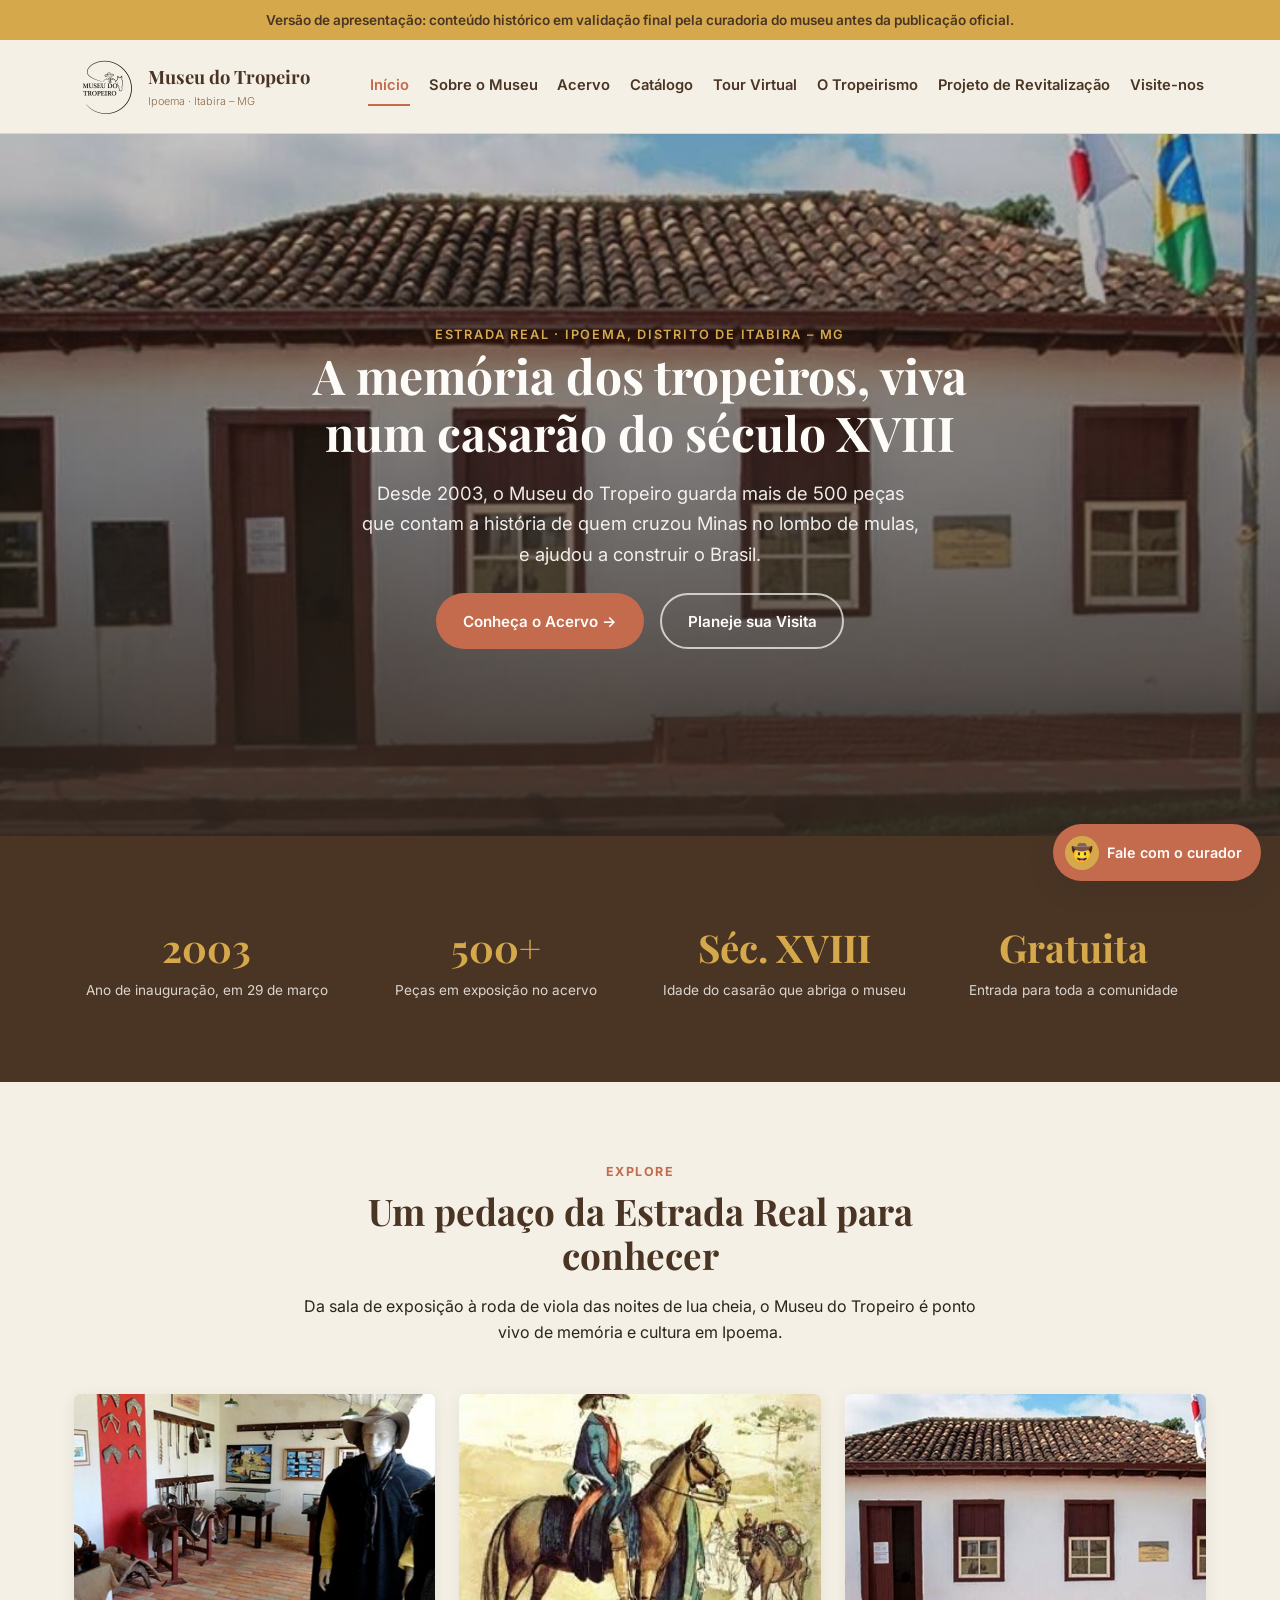
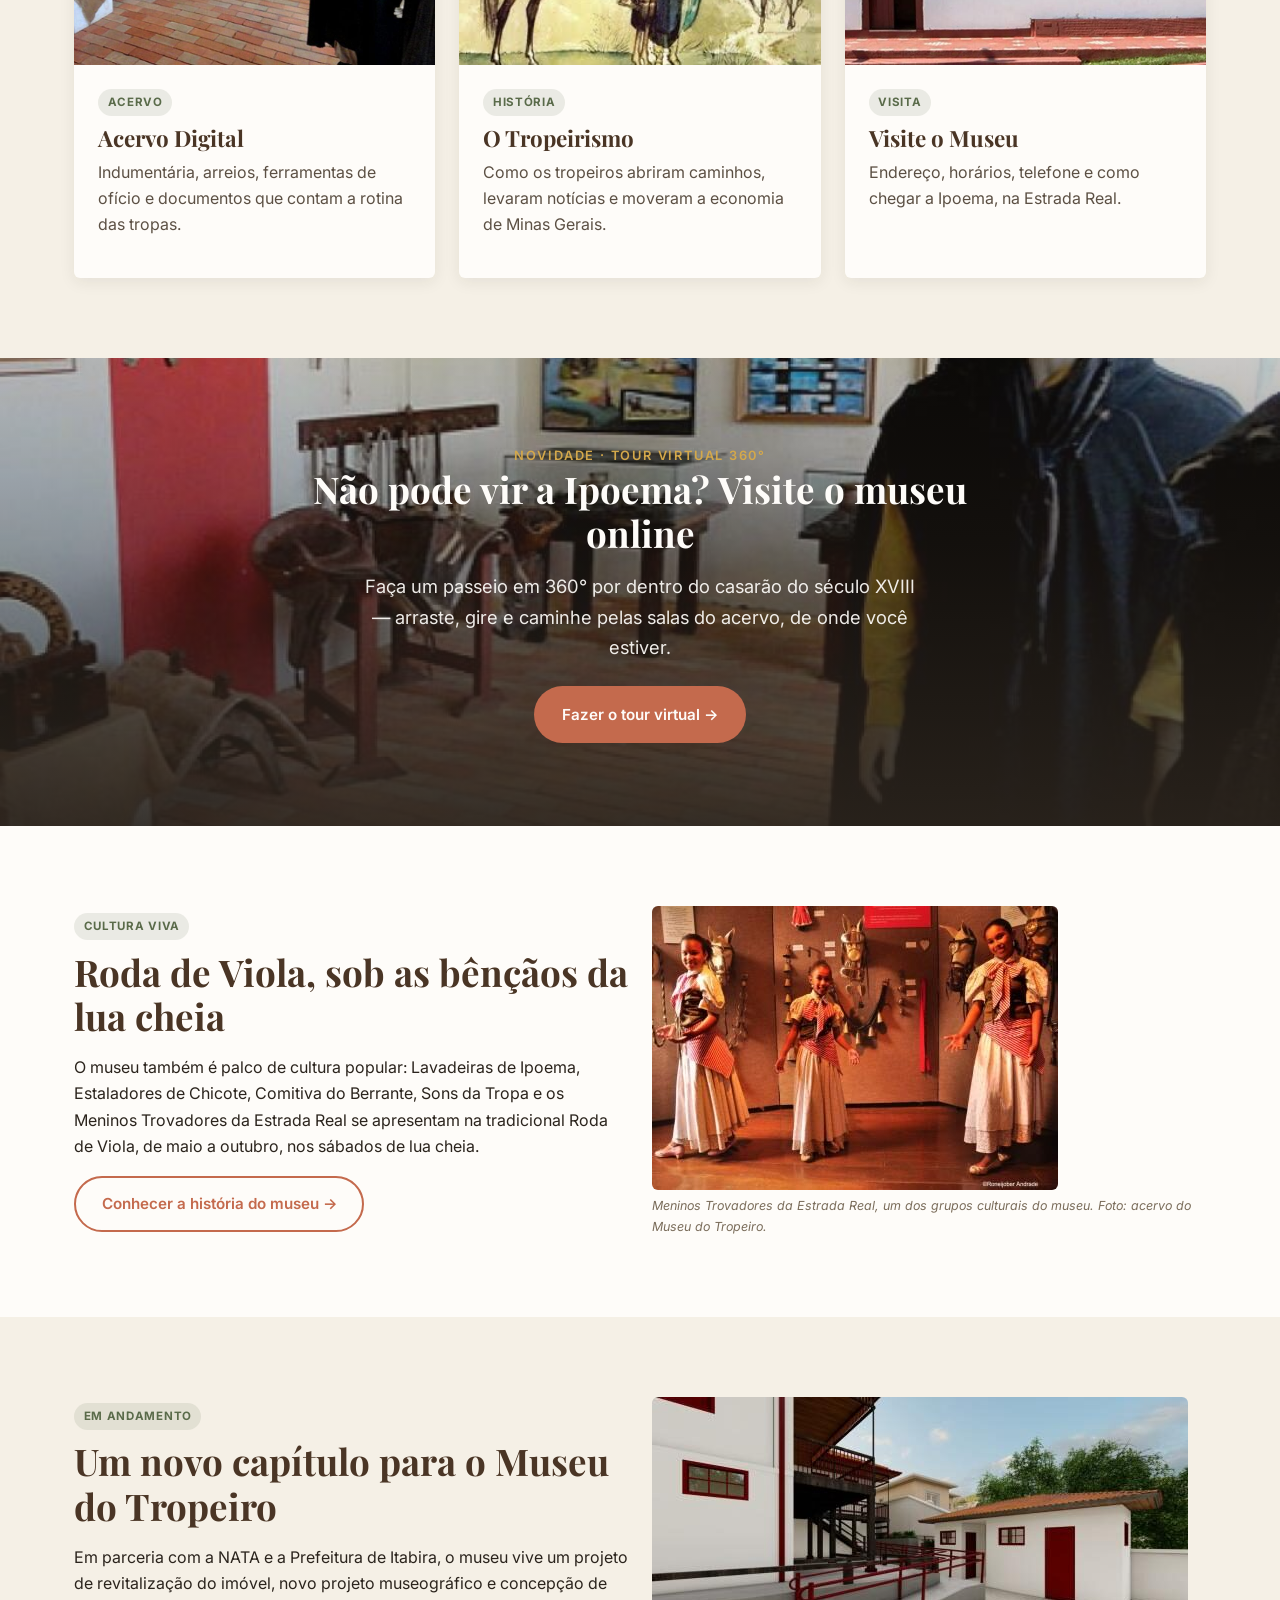
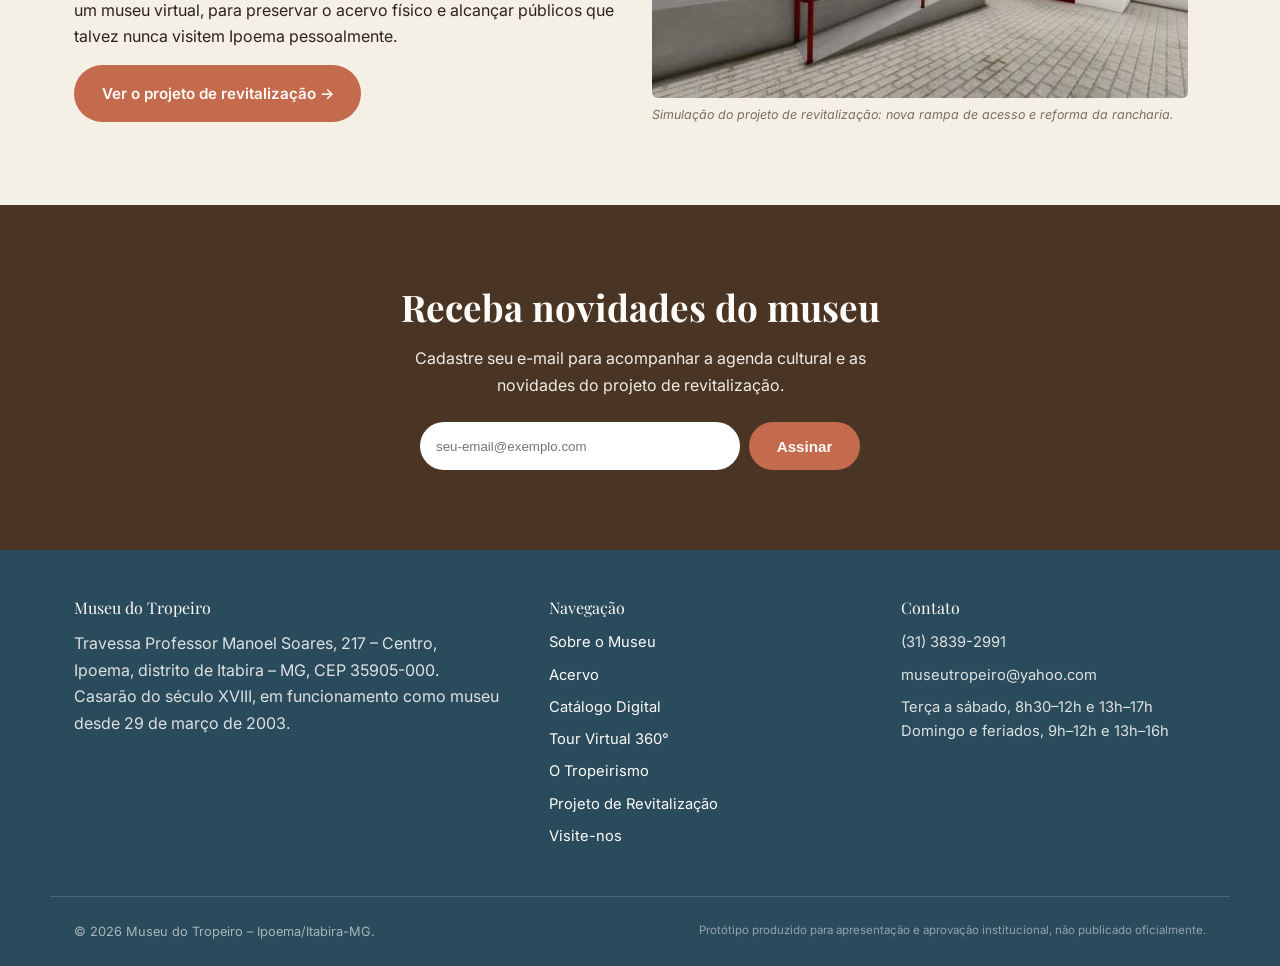
<file: index.html>
<!DOCTYPE html>
<html lang="pt-BR">
<head>
<meta charset="UTF-8">
<meta name="viewport" content="width=device-width, initial-scale=1.0">
<title>Museu do Tropeiro – Memória Viva do Tropeirismo em Ipoema, Itabira-MG</title>
<meta name="description" content="Museu do Tropeiro, em Ipoema (Itabira-MG): mais de 500 peças, casarão do século XVIII e a história dos tropeiros que ajudaram a formar o Brasil. Visite ou conheça online.">
<link rel="canonical" href="https://www.museudotropeiro.org.br/index.html">
<meta property="og:title" content="Museu do Tropeiro – Ipoema, Itabira-MG">
<meta property="og:description" content="Mais de 500 peças, casarão do século XVIII e a memória viva do tropeirismo mineiro.">
<meta property="og:image" content="assets/images/hero-fachada.jpg">
<meta property="og:type" content="website">
<meta name="twitter:card" content="summary_large_image">
<link rel="preconnect" href="https://fonts.googleapis.com">
<link rel="preconnect" href="https://fonts.gstatic.com" crossorigin>
<link href="https://fonts.googleapis.com/css2?family=Playfair+Display:wght@400;700&family=Inter:wght@300;400;600;700&display=swap" rel="stylesheet">
<link rel="icon" href="assets/logo/favicon-32.png" type="image/png">
<link rel="apple-touch-icon" href="assets/logo/favicon.png">
<link rel="stylesheet" href="style.css">
<script type="application/ld+json">
{
  "@context": "https://schema.org",
  "@type": "Museum",
  "name": "Museu do Tropeiro",
  "address": {
    "@type": "PostalAddress",
    "streetAddress": "Travessa Professor Manoel Soares, 217 - Centro",
    "addressLocality": "Ipoema, Itabira",
    "addressRegion": "MG",
    "postalCode": "35905-000",
    "addressCountry": "BR"
  },
  "telephone": "+55 31 3839-2991",
  "email": "museutropeiro@yahoo.com",
  "openingHours": ["Tu-Sa 08:30-12:00", "Tu-Sa 13:00-17:00", "Su 09:00-12:00", "Su 13:00-16:00"],
  "isAccessibleForFree": true,
  "geo": {
    "@type": "GeoCoordinates",
    "latitude": -19.624415,
    "longitude": -43.231643
  },
  "foundingDate": "2003-03-29"
}
</script>
</head>
<body>
<a class="skip-link" href="#conteudo-principal">Pular para o conteúdo principal</a>
<div class="faixa-aviso">Versão de apresentação: conteúdo histórico em validação final pela curadoria do museu antes da publicação oficial.</div>

<header class="header">
  <div class="header__inner">
    <a href="index.html" class="brand">
      <img src="assets/logo/logo.png" alt="Logomarca do Museu do Tropeiro" class="brand__logo" width="64" height="64">
      <span>Museu do Tropeiro<small>Ipoema · Itabira – MG</small></span>
    </a>
    <button class="menu-toggle" aria-label="Abrir menu" aria-expanded="false" aria-controls="menu-principal">
      <svg viewBox="0 0 24 24" fill="none" stroke="currentColor" stroke-width="2" stroke-linecap="round" aria-hidden="true"><line x1="3" y1="6" x2="21" y2="6"/><line x1="3" y1="12" x2="21" y2="12"/><line x1="3" y1="18" x2="21" y2="18"/></svg>
    </button>
    <nav class="nav" id="menu-principal" aria-label="Menu principal">
      <a href="index.html">Início</a>
      <a href="sobre.html">Sobre o Museu</a>
      <a href="acervo.html">Acervo</a>
      <a href="catalogo.html">Catálogo</a>
      <a href="tour-virtual.html">Tour Virtual</a>
      <a href="tropeirismo.html">O Tropeirismo</a>
      <a href="projeto.html">Projeto de Revitalização</a>
      <a href="visite.html">Visite-nos</a>
    </nav>
  </div>
</header>
<div class="nav-overlay"></div>

<main id="conteudo-principal">

  <section class="hero" style="background-image:url('assets/images/hero-fachada.jpg');">
    <div class="hero__content">
      <span class="hero__eyebrow">Estrada Real · Ipoema, distrito de Itabira – MG</span>
      <h1>A memória dos tropeiros, viva num casarão do século XVIII</h1>
      <p class="lead">Desde 2003, o Museu do Tropeiro guarda mais de 500 peças que contam a história de quem cruzou Minas no lombo de mulas, e ajudou a construir o Brasil.</p>
      <div style="display:flex; gap:1rem; justify-content:center; flex-wrap:wrap;">
        <a href="acervo.html" class="btn btn--primario">Conheça o Acervo →</a>
        <a href="visite.html" class="btn btn--fantasma">Planeje sua Visita</a>
      </div>
    </div>
  </section>

  <section class="secao-escura">
    <div class="container fatos reveal">
      <div>
        <div class="fato__numero">2003</div>
        <div class="fato__legenda">Ano de inauguração, em 29 de março</div>
      </div>
      <div>
        <div class="fato__numero">500+</div>
        <div class="fato__legenda">Peças em exposição no acervo</div>
      </div>
      <div>
        <div class="fato__numero">Séc. XVIII</div>
        <div class="fato__legenda">Idade do casarão que abriga o museu</div>
      </div>
      <div>
        <div class="fato__numero">Gratuita</div>
        <div class="fato__legenda">Entrada para toda a comunidade</div>
      </div>
    </div>
  </section>

  <section class="secao-creme">
    <div class="container">
      <div class="secao-cabecalho reveal">
        <span class="eyebrow">Explore</span>
        <h2>Um pedaço da Estrada Real para conhecer</h2>
        <p>Da sala de exposição à roda de viola das noites de lua cheia, o Museu do Tropeiro é ponto vivo de memória e cultura em Ipoema.</p>
      </div>
      <div class="grid grid--3">
        <a href="acervo.html" class="card reveal" style="text-decoration:none;">
          <img class="card__img" src="assets/images/interior-exposicao.jpg" alt="Sala de exposição do museu, com indumentária, arreios e utensílios tropeiros" loading="lazy">
          <div class="card__body">
            <span class="card__tag">Acervo</span>
            <h3>Acervo Digital</h3>
            <p>Indumentária, arreios, ferramentas de ofício e documentos que contam a rotina das tropas.</p>
          </div>
        </a>
        <a href="tropeirismo.html" class="card reveal" style="text-decoration:none;">
          <img class="card__img" src="assets/images/ilustracao-tropeiro.jpg" alt="Ilustração histórica de um tropeiro a cavalo conduzindo mulas de carga" loading="lazy">
          <div class="card__body">
            <span class="card__tag">História</span>
            <h3>O Tropeirismo</h3>
            <p>Como os tropeiros abriram caminhos, levaram notícias e moveram a economia de Minas Gerais.</p>
          </div>
        </a>
        <a href="visite.html" class="card reveal" style="text-decoration:none;">
          <img class="card__img" src="assets/images/hero-fachada.jpg" alt="Fachada do casarão histórico que abriga o Museu do Tropeiro" loading="lazy">
          <div class="card__body">
            <span class="card__tag">Visita</span>
            <h3>Visite o Museu</h3>
            <p>Endereço, horários, telefone e como chegar a Ipoema, na Estrada Real.</p>
          </div>
        </a>
      </div>
    </div>
  </section>

  <section class="hero hero--pagina" style="background-image:url('assets/images/interior-exposicao.jpg'); min-height:52vh;">
    <div class="hero__content">
      <span class="hero__eyebrow">Novidade · Tour Virtual 360°</span>
      <h2 style="color:var(--cor-branco);">Não pode vir a Ipoema? Visite o museu online</h2>
      <p class="lead">Faça um passeio em 360° por dentro do casarão do século XVIII — arraste, gire e caminhe pelas salas do acervo, de onde você estiver.</p>
      <a href="tour-virtual.html" class="btn btn--primario">Fazer o tour virtual →</a>
    </div>
  </section>

  <section class="secao-branca">
    <div class="container grid grid--2" style="align-items:center;">
      <div class="reveal">
        <span class="card__tag">Cultura viva</span>
        <h2>Roda de Viola, sob as bênçãos da lua cheia</h2>
        <p>O museu também é palco de cultura popular: Lavadeiras de Ipoema, Estaladores de Chicote, Comitiva do Berrante, Sons da Tropa e os Meninos Trovadores da Estrada Real se apresentam na tradicional Roda de Viola, de maio a outubro, nos sábados de lua cheia.</p>
        <a href="sobre.html" class="btn btn--outline">Conhecer a história do museu →</a>
      </div>
      <figure class="foto-credito reveal">
        <img src="assets/images/meninas-trovadoras.jpg" alt="Meninas Trovadoras vestidas com indumentária tropeira se apresentando no museu" loading="lazy">
        <figcaption>Meninos Trovadores da Estrada Real, um dos grupos culturais do museu. Foto: acervo do Museu do Tropeiro.</figcaption>
      </figure>
    </div>
  </section>

  <section class="secao-creme">
    <div class="container grid grid--2" style="align-items:center;">
      <figure class="foto-credito reveal" style="order:2;">
        <img src="assets/images/render-acessibilidade-1.jpg" alt="Simulação em 3D da nova rampa de acessibilidade do museu" loading="lazy">
        <figcaption>Simulação do projeto de revitalização: nova rampa de acesso e reforma da rancharia.</figcaption>
      </figure>
      <div class="reveal" style="order:1;">
        <span class="card__tag">Em andamento</span>
        <h2>Um novo capítulo para o Museu do Tropeiro</h2>
        <p>Em parceria com a NATA e a Prefeitura de Itabira, o museu vive um projeto de revitalização do imóvel, novo projeto museográfico e concepção de um museu virtual, para preservar o acervo físico e alcançar públicos que talvez nunca visitem Ipoema pessoalmente.</p>
        <a href="projeto.html" class="btn btn--primario">Ver o projeto de revitalização →</a>
      </div>
    </div>
  </section>

  <section class="secao-escura">
    <div class="container text-center reveal">
      <h2>Receba novidades do museu</h2>
      <p style="max-width:520px; margin:0 auto var(--espaco-md);">Cadastre seu e-mail para acompanhar a agenda cultural e as novidades do projeto de revitalização.</p>
      <form id="form-newsletter" style="display:flex; gap:0.6rem; justify-content:center; flex-wrap:wrap; max-width:440px; margin:0 auto;">
        <label for="newsletter-email" class="sr-only">Seu e-mail</label>
        <input id="newsletter-email" type="email" required placeholder="seu-email@exemplo.com" style="flex:1; min-width:220px; padding:0.8rem 1rem; border-radius:999px; border:none;">
        <button type="submit" class="btn btn--primario">Assinar</button>
      </form>
      <p id="toast-newsletter" class="toast" role="status" aria-live="polite" style="max-width:440px; margin:0.8rem auto 0;"></p>
    </div>
  </section>

</main>

<footer class="rodape">
  <div class="container rodape-grid">
    <div>
      <h4>Museu do Tropeiro</h4>
      <p>Travessa Professor Manoel Soares, 217 – Centro, Ipoema, distrito de Itabira – MG, CEP 35905-000. Casarão do século XVIII, em funcionamento como museu desde 29 de março de 2003.</p>
    </div>
    <div>
      <h4>Navegação</h4>
      <ul>
        <li><a href="sobre.html">Sobre o Museu</a></li>
        <li><a href="acervo.html">Acervo</a></li>
        <li><a href="catalogo.html">Catálogo Digital</a></li>
        <li><a href="tour-virtual.html">Tour Virtual 360°</a></li>
        <li><a href="tropeirismo.html">O Tropeirismo</a></li>
        <li><a href="projeto.html">Projeto de Revitalização</a></li>
        <li><a href="visite.html">Visite-nos</a></li>
      </ul>
    </div>
    <div>
      <h4>Contato</h4>
      <ul>
        <li>(31) 3839-2991</li>
        <li>museutropeiro@yahoo.com</li>
        <li>Terça a sábado, 8h30–12h e 13h–17h<br>Domingo e feriados, 9h–12h e 13h–16h</li>
      </ul>
    </div>
  </div>
  <div class="container rodape-base">
    <span>© 2026 Museu do Tropeiro – Ipoema/Itabira-MG.</span>
    <span class="selo-nota">Protótipo produzido para apresentação e aprovação institucional, não publicado oficialmente.</span>
  </div>
</footer>
<script src="script.js" defer></script>
<script src="curador.js" defer></script>
</body>
</html>
</file>
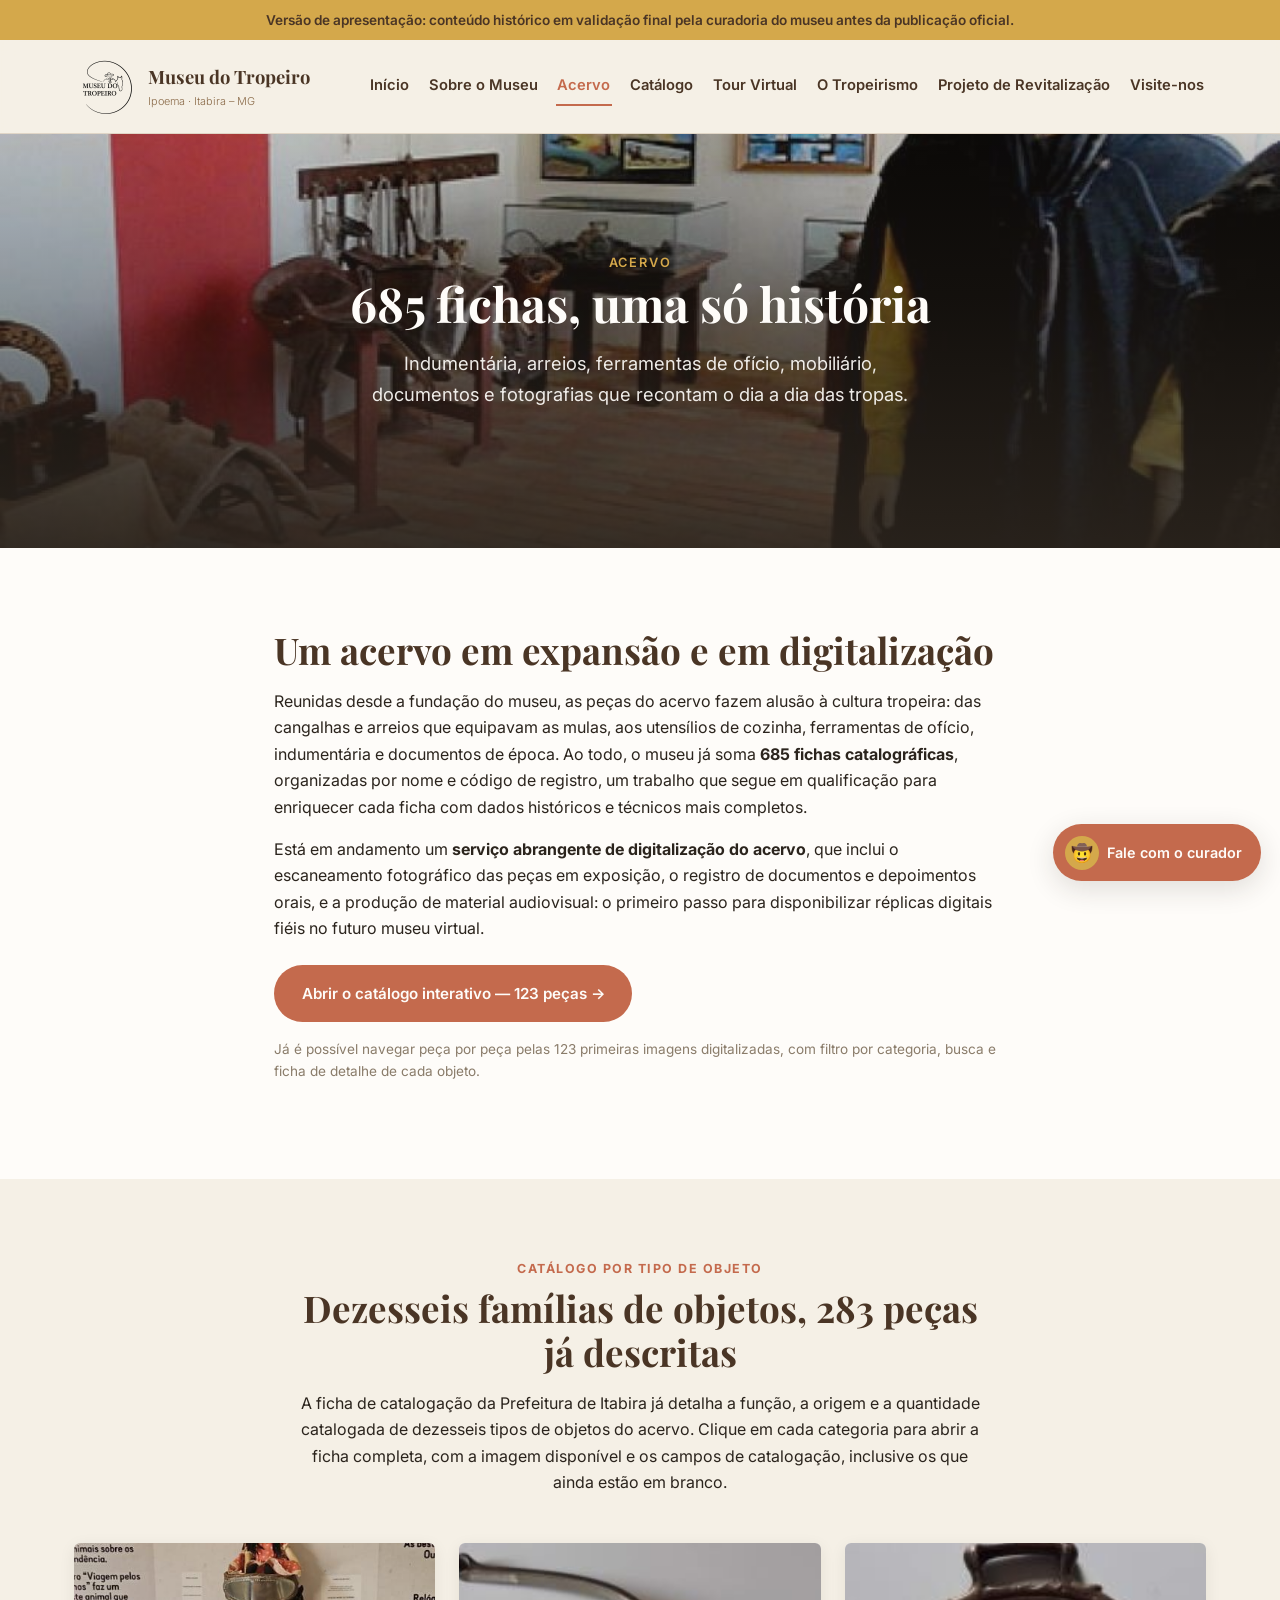
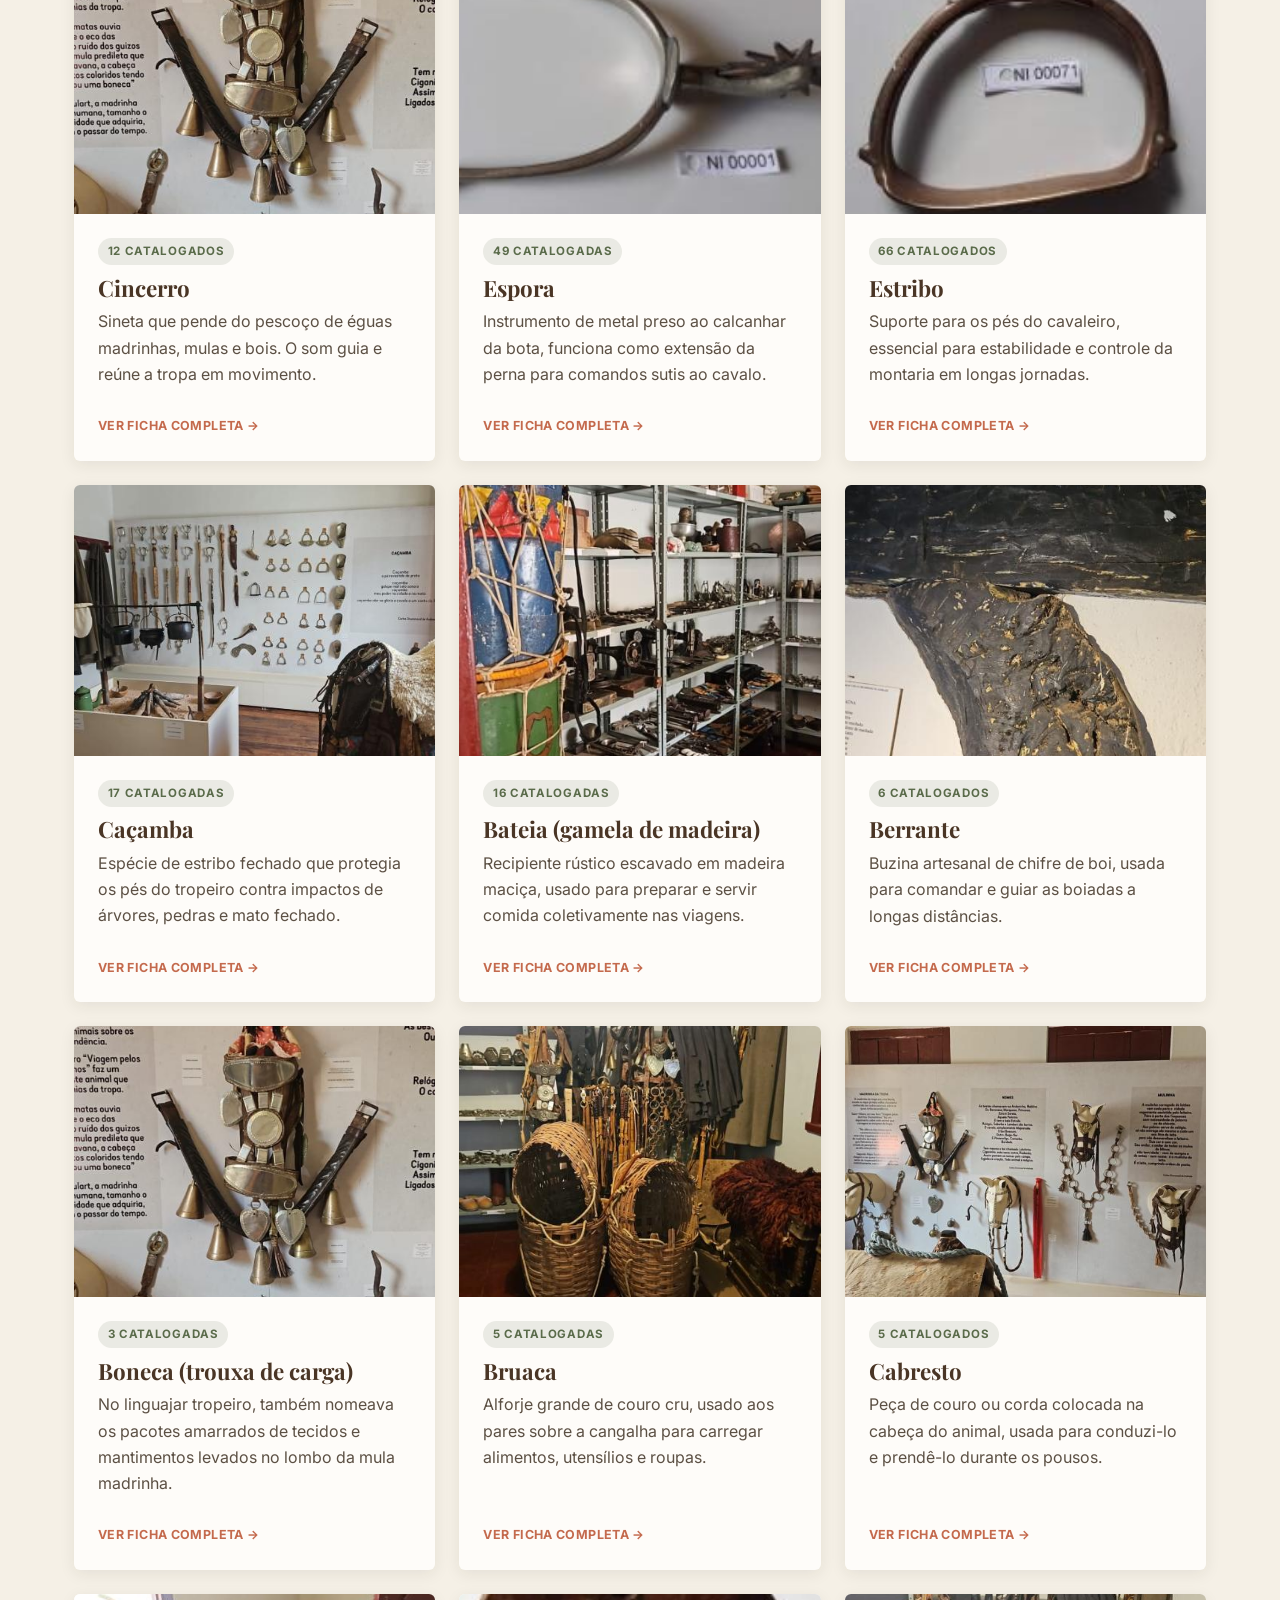
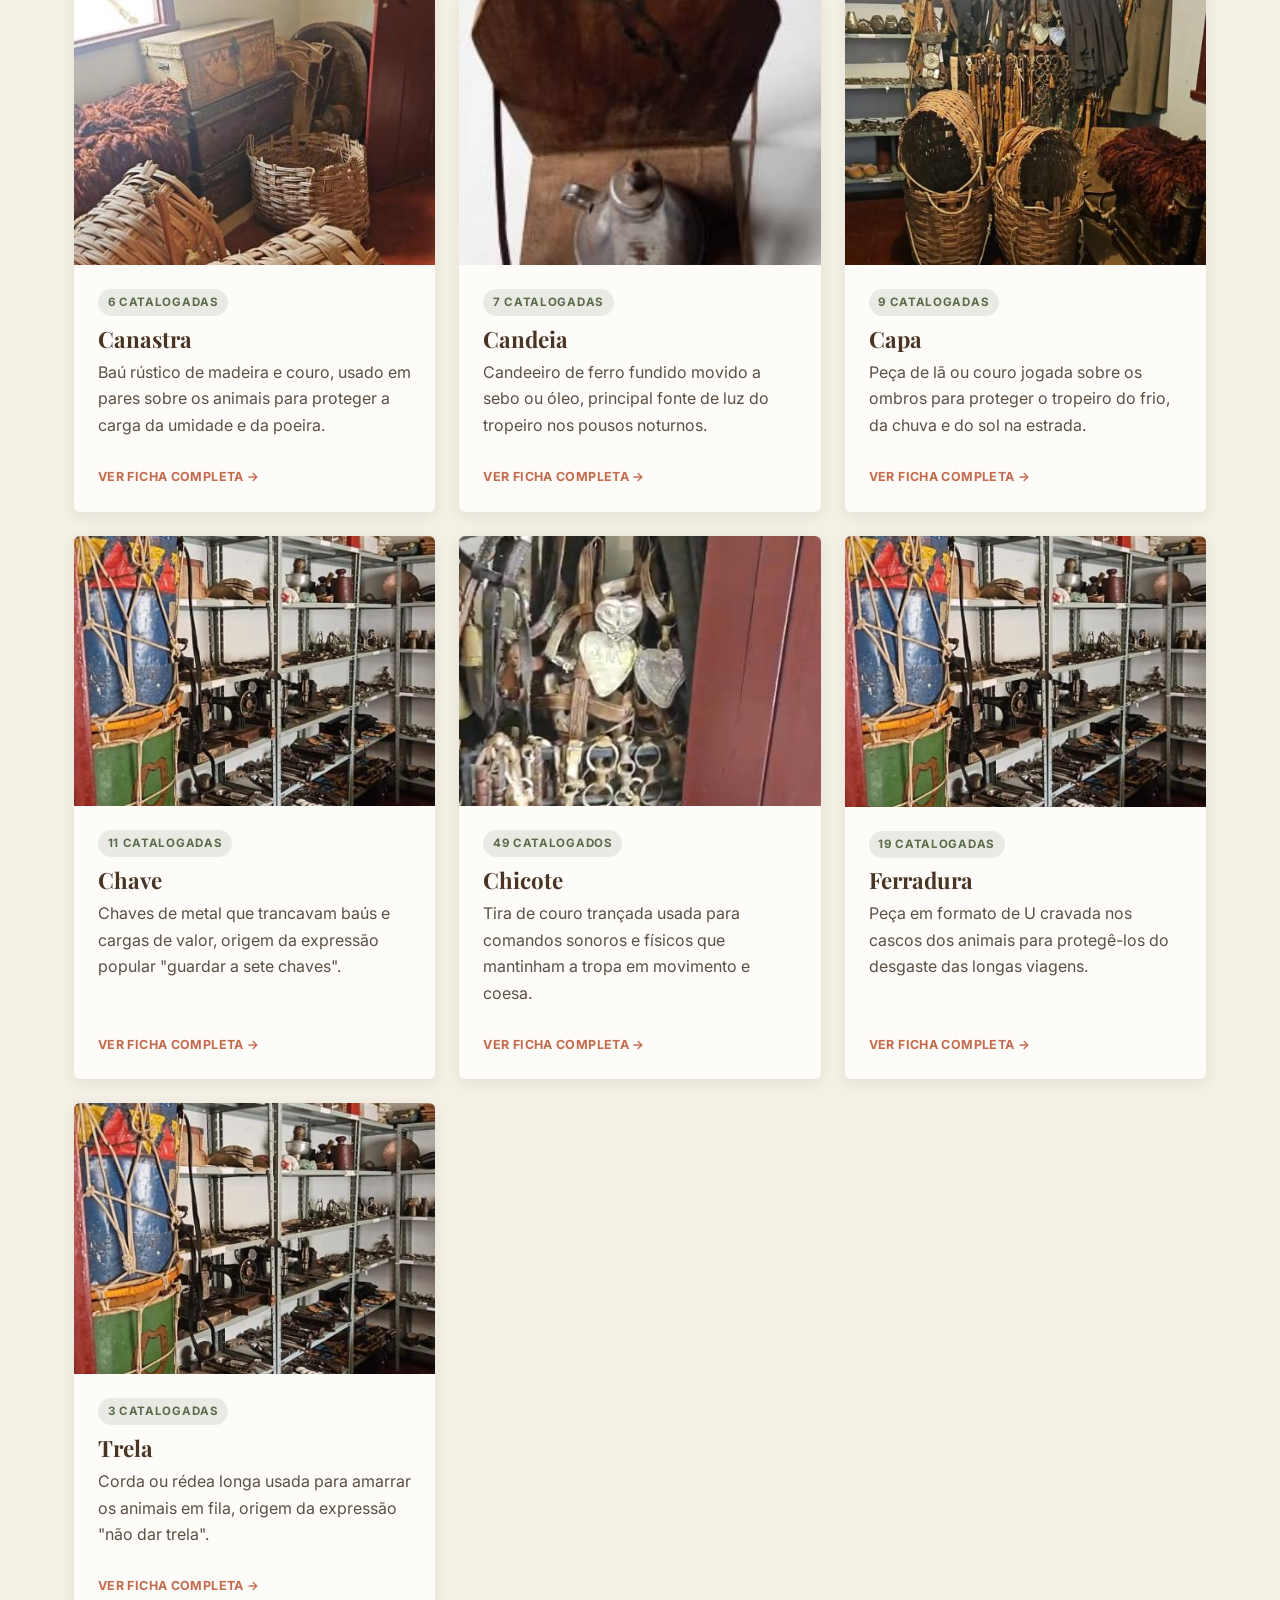
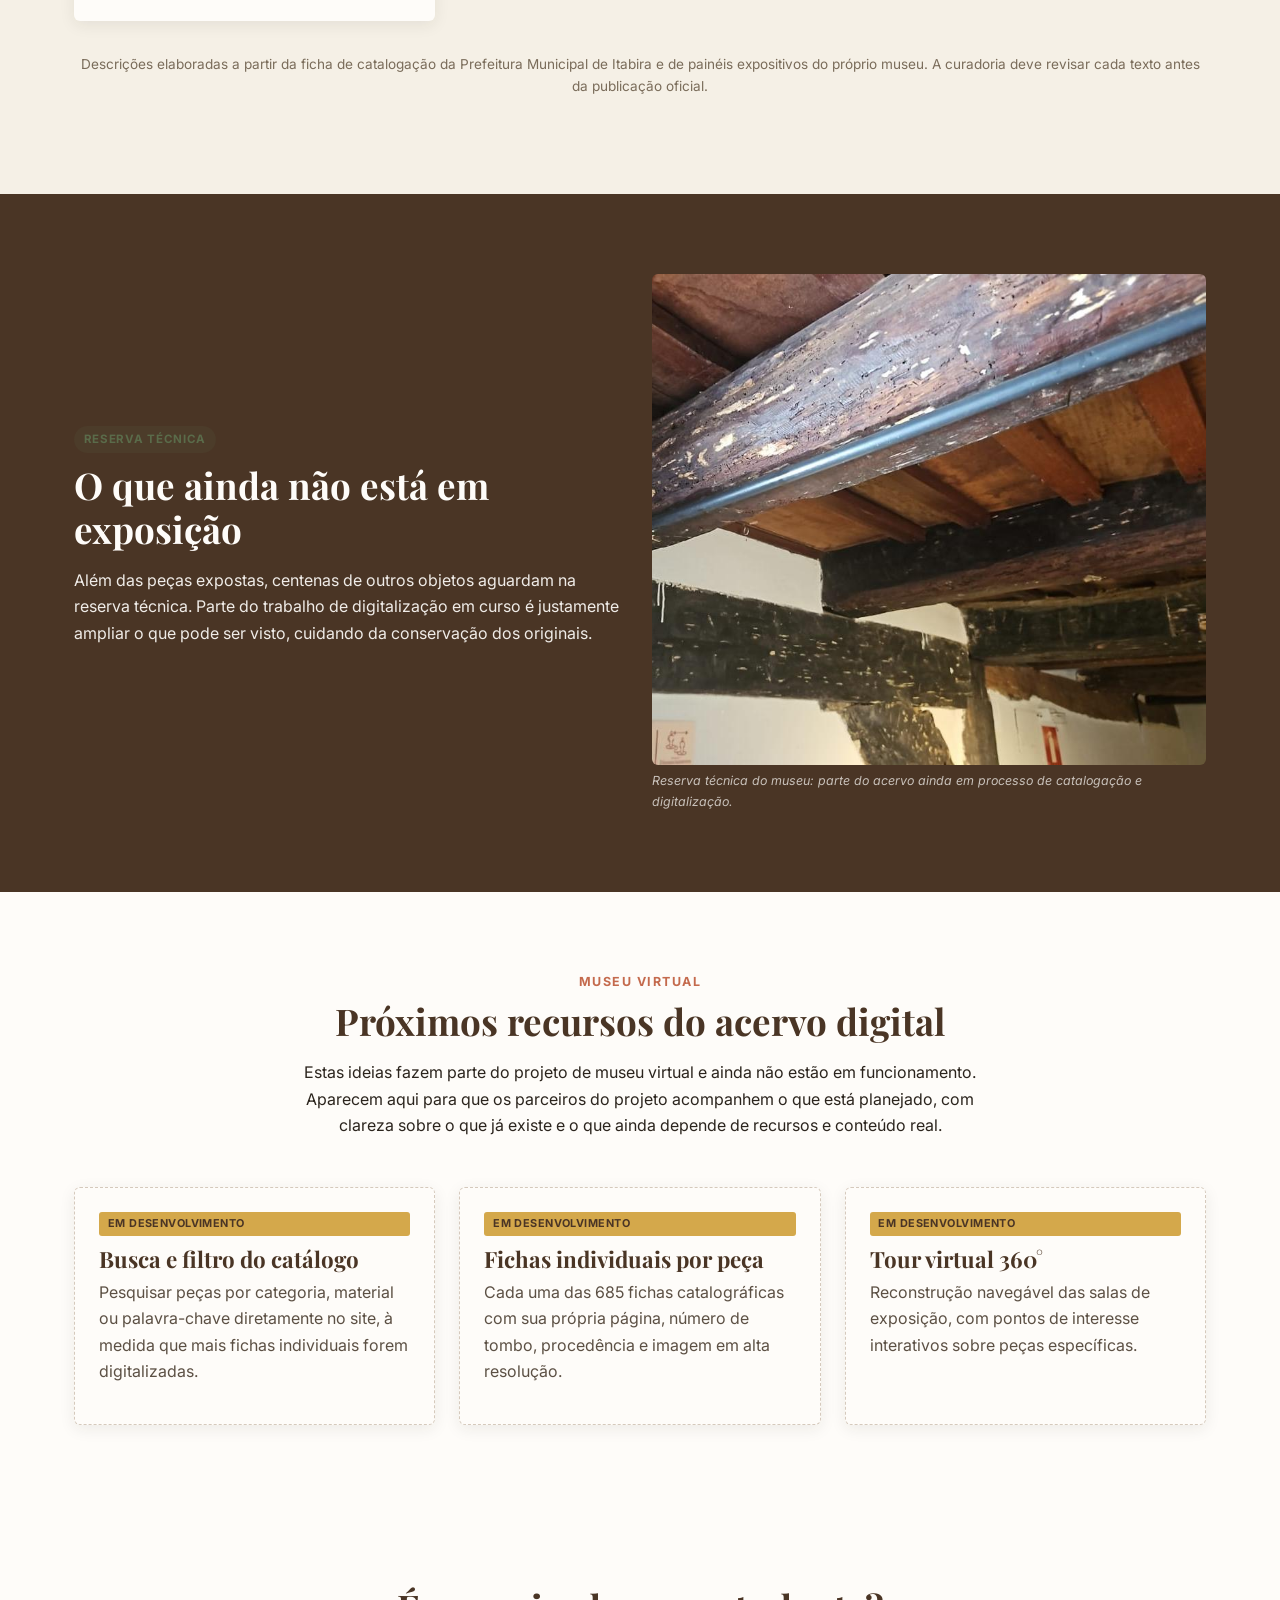
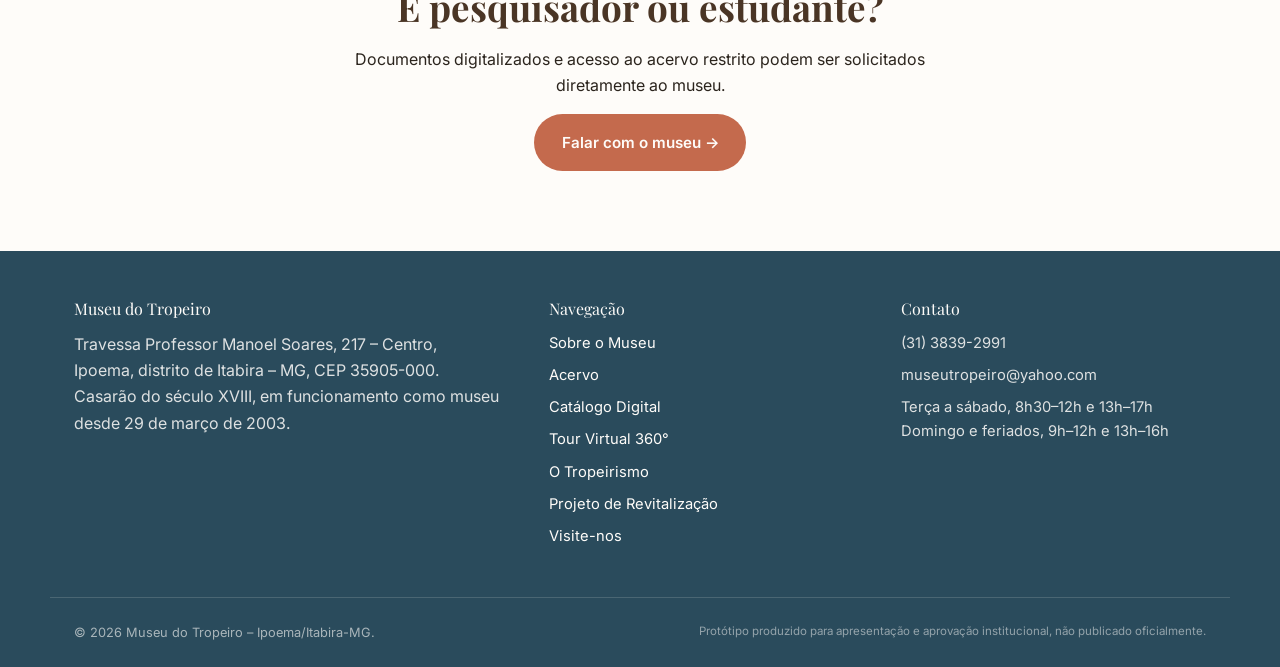
<file: acervo.html>
<!DOCTYPE html>
<html lang="pt-BR">
<head>
<meta charset="UTF-8">
<meta name="viewport" content="width=device-width, initial-scale=1.0">
<title>Acervo | Museu do Tropeiro – Ipoema, Itabira-MG</title>
<meta name="description" content="685 fichas catalográficas: indumentária, arreios e montaria, ferramentas de ofício, mobiliário, documentos e fotografias da cultura tropeira.">
<link rel="canonical" href="https://www.museudotropeiro.org.br/acervo.html">
<meta property="og:title" content="Acervo do Museu do Tropeiro">
<meta property="og:description" content="Mais de 500 peças que contam a história do tropeirismo em Ipoema, Itabira-MG.">
<meta property="og:type" content="website">
<link rel="preconnect" href="https://fonts.googleapis.com">
<link rel="preconnect" href="https://fonts.gstatic.com" crossorigin>
<link href="https://fonts.googleapis.com/css2?family=Playfair+Display:wght@400;700&family=Inter:wght@300;400;600;700&display=swap" rel="stylesheet">
<link rel="icon" href="assets/logo/favicon-32.png" type="image/png">
<link rel="apple-touch-icon" href="assets/logo/favicon.png">
<link rel="stylesheet" href="style.css">
</head>
<body>
<a class="skip-link" href="#conteudo-principal">Pular para o conteúdo principal</a>
<div class="faixa-aviso">Versão de apresentação: conteúdo histórico em validação final pela curadoria do museu antes da publicação oficial.</div>

<header class="header">
  <div class="header__inner">
    <a href="index.html" class="brand">
      <img src="assets/logo/logo.png" alt="Logomarca do Museu do Tropeiro" class="brand__logo" width="64" height="64">
      <span>Museu do Tropeiro<small>Ipoema · Itabira – MG</small></span>
    </a>
    <button class="menu-toggle" aria-label="Abrir menu" aria-expanded="false" aria-controls="menu-principal">
      <svg viewBox="0 0 24 24" fill="none" stroke="currentColor" stroke-width="2" stroke-linecap="round" aria-hidden="true"><line x1="3" y1="6" x2="21" y2="6"/><line x1="3" y1="12" x2="21" y2="12"/><line x1="3" y1="18" x2="21" y2="18"/></svg>
    </button>
    <nav class="nav" id="menu-principal" aria-label="Menu principal">
      <a href="index.html">Início</a>
      <a href="sobre.html">Sobre o Museu</a>
      <a href="acervo.html">Acervo</a>
      <a href="catalogo.html">Catálogo</a>
      <a href="tour-virtual.html">Tour Virtual</a>
      <a href="tropeirismo.html">O Tropeirismo</a>
      <a href="projeto.html">Projeto de Revitalização</a>
      <a href="visite.html">Visite-nos</a>
    </nav>
  </div>
</header>
<div class="nav-overlay"></div>

<main id="conteudo-principal">

  <section class="hero hero--pagina" style="background-image:url('assets/images/interior-exposicao.jpg');">
    <div class="hero__content">
      <span class="hero__eyebrow">Acervo</span>
      <h1>685 fichas, uma só história</h1>
      <p class="lead">Indumentária, arreios, ferramentas de ofício, mobiliário, documentos e fotografias que recontam o dia a dia das tropas.</p>
    </div>
  </section>

  <section class="secao-branca">
    <div class="container" style="max-width:780px;">
      <div class="reveal">
        <h2>Um acervo em expansão e em digitalização</h2>
        <p>Reunidas desde a fundação do museu, as peças do acervo fazem alusão à cultura tropeira: das cangalhas e arreios que equipavam as mulas, aos utensílios de cozinha, ferramentas de ofício, indumentária e documentos de época. Ao todo, o museu já soma <strong>685 fichas catalográficas</strong>, organizadas por nome e código de registro, um trabalho que segue em qualificação para enriquecer cada ficha com dados históricos e técnicos mais completos.</p>
        <p>Está em andamento um <strong>serviço abrangente de digitalização do acervo</strong>, que inclui o escaneamento fotográfico das peças em exposição, o registro de documentos e depoimentos orais, e a produção de material audiovisual: o primeiro passo para disponibilizar réplicas digitais fiéis no futuro museu virtual.</p>
        <p style="margin-top:var(--espaco-md);">
          <a href="catalogo.html" class="btn btn--primario">Abrir o catálogo interativo — 123 peças →</a>
        </p>
        <p style="font-size:0.85rem; color:#8a7c6a;">Já é possível navegar peça por peça pelas 123 primeiras imagens digitalizadas, com filtro por categoria, busca e ficha de detalhe de cada objeto.</p>
      </div>
    </div>
  </section>

  <section class="secao-creme">
    <div class="container">
      <div class="secao-cabecalho reveal">
        <span class="eyebrow">Catálogo por tipo de objeto</span>
        <h2>Dezesseis famílias de objetos, 283 peças já descritas</h2>
        <p>A ficha de catalogação da Prefeitura de Itabira já detalha a função, a origem e a quantidade catalogada de dezesseis tipos de objetos do acervo. Clique em cada categoria para abrir a ficha completa, com a imagem disponível e os campos de catalogação, inclusive os que ainda estão em branco.</p>
      </div>
      <div class="grid grid--3">
        <button type="button" class="card-abrir reveal" data-abrir-ficha="cincerro">
          <img class="card__img" src="assets/images/painel-boneca-cincerro.jpg" alt="Cincerro do acervo do Museu do Tropeiro" loading="lazy">
          <span class="card__corpo-clique">
            <span class="card__tag">12 catalogados</span>
            <h3>Cincerro</h3>
            <p>Sineta que pende do pescoço de éguas madrinhas, mulas e bois. O som guia e reúne a tropa em movimento.</p>
            <span class="card__ver-mais">Ver ficha completa →</span>
          </span>
        </button>
        <button type="button" class="card-abrir reveal" data-abrir-ficha="espora">
          <img class="card__img" src="assets/images/espora-catalogada.jpg" alt="Espora do acervo do Museu do Tropeiro" loading="lazy">
          <span class="card__corpo-clique">
            <span class="card__tag">49 catalogadas</span>
            <h3>Espora</h3>
            <p>Instrumento de metal preso ao calcanhar da bota, funciona como extensão da perna para comandos sutis ao cavalo.</p>
            <span class="card__ver-mais">Ver ficha completa →</span>
          </span>
        </button>
        <button type="button" class="card-abrir reveal" data-abrir-ficha="estribo">
          <img class="card__img" src="assets/images/estribo-catalogado.jpg" alt="Estribo do acervo do Museu do Tropeiro" loading="lazy">
          <span class="card__corpo-clique">
            <span class="card__tag">66 catalogados</span>
            <h3>Estribo</h3>
            <p>Suporte para os pés do cavaleiro, essencial para estabilidade e controle da montaria em longas jornadas.</p>
            <span class="card__ver-mais">Ver ficha completa →</span>
          </span>
        </button>
        <button type="button" class="card-abrir reveal" data-abrir-ficha="cacamba">
          <img class="card__img" src="assets/images/painel-cacamba.jpg" alt="Caçamba do acervo do Museu do Tropeiro" loading="lazy">
          <span class="card__corpo-clique">
            <span class="card__tag">17 catalogadas</span>
            <h3>Caçamba</h3>
            <p>Espécie de estribo fechado que protegia os pés do tropeiro contra impactos de árvores, pedras e mato fechado.</p>
            <span class="card__ver-mais">Ver ficha completa →</span>
          </span>
        </button>
        <button type="button" class="card-abrir reveal" data-abrir-ficha="bateia">
          <img class="card__img" src="assets/images/reserva-tecnica.jpg" alt="Bateia (gamela de madeira) do acervo do Museu do Tropeiro" loading="lazy">
          <span class="card__corpo-clique">
            <span class="card__tag">16 catalogadas</span>
            <h3>Bateia (gamela de madeira)</h3>
            <p>Recipiente rústico escavado em madeira maciça, usado para preparar e servir comida coletivamente nas viagens.</p>
            <span class="card__ver-mais">Ver ficha completa →</span>
          </span>
        </button>
        <button type="button" class="card-abrir reveal" data-abrir-ficha="berrante">
          <img class="card__img" src="assets/images/berrante-detalhe.jpg" alt="Berrante do acervo do Museu do Tropeiro" loading="lazy">
          <span class="card__corpo-clique">
            <span class="card__tag">6 catalogados</span>
            <h3>Berrante</h3>
            <p>Buzina artesanal de chifre de boi, usada para comandar e guiar as boiadas a longas distâncias.</p>
            <span class="card__ver-mais">Ver ficha completa →</span>
          </span>
        </button>
        <button type="button" class="card-abrir reveal" data-abrir-ficha="boneca">
          <img class="card__img" src="assets/images/painel-boneca-cincerro.jpg" alt="Boneca (trouxa de carga) do acervo do Museu do Tropeiro" loading="lazy">
          <span class="card__corpo-clique">
            <span class="card__tag">3 catalogadas</span>
            <h3>Boneca (trouxa de carga)</h3>
            <p>No linguajar tropeiro, também nomeava os pacotes amarrados de tecidos e mantimentos levados no lombo da mula madrinha.</p>
            <span class="card__ver-mais">Ver ficha completa →</span>
          </span>
        </button>
        <button type="button" class="card-abrir reveal" data-abrir-ficha="bruaca">
          <img class="card__img" src="assets/images/reserva-bruaca-capa-canastra.jpg" alt="Bruaca do acervo do Museu do Tropeiro" loading="lazy">
          <span class="card__corpo-clique">
            <span class="card__tag">5 catalogadas</span>
            <h3>Bruaca</h3>
            <p>Alforje grande de couro cru, usado aos pares sobre a cangalha para carregar alimentos, utensílios e roupas.</p>
            <span class="card__ver-mais">Ver ficha completa →</span>
          </span>
        </button>
        <button type="button" class="card-abrir reveal" data-abrir-ficha="cabresto">
          <img class="card__img" src="assets/images/painel-madrinha-tropa.jpg" alt="Cabresto do acervo do Museu do Tropeiro" loading="lazy">
          <span class="card__corpo-clique">
            <span class="card__tag">5 catalogados</span>
            <h3>Cabresto</h3>
            <p>Peça de couro ou corda colocada na cabeça do animal, usada para conduzi-lo e prendê-lo durante os pousos.</p>
            <span class="card__ver-mais">Ver ficha completa →</span>
          </span>
        </button>
        <button type="button" class="card-abrir reveal" data-abrir-ficha="canastra">
          <img class="card__img" src="assets/images/canastra-real.jpg" alt="Canastra do acervo do Museu do Tropeiro" loading="lazy">
          <span class="card__corpo-clique">
            <span class="card__tag">6 catalogadas</span>
            <h3>Canastra</h3>
            <p>Baú rústico de madeira e couro, usado em pares sobre os animais para proteger a carga da umidade e da poeira.</p>
            <span class="card__ver-mais">Ver ficha completa →</span>
          </span>
        </button>
        <button type="button" class="card-abrir reveal" data-abrir-ficha="candeia">
          <img class="card__img" src="assets/images/candeia-catalogada.jpg" alt="Candeia do acervo do Museu do Tropeiro" loading="lazy">
          <span class="card__corpo-clique">
            <span class="card__tag">7 catalogadas</span>
            <h3>Candeia</h3>
            <p>Candeeiro de ferro fundido movido a sebo ou óleo, principal fonte de luz do tropeiro nos pousos noturnos.</p>
            <span class="card__ver-mais">Ver ficha completa →</span>
          </span>
        </button>
        <button type="button" class="card-abrir reveal" data-abrir-ficha="capa">
          <img class="card__img" src="assets/images/reserva-bruaca-capa-canastra.jpg" alt="Capa do acervo do Museu do Tropeiro" loading="lazy">
          <span class="card__corpo-clique">
            <span class="card__tag">9 catalogadas</span>
            <h3>Capa</h3>
            <p>Peça de lã ou couro jogada sobre os ombros para proteger o tropeiro do frio, da chuva e do sol na estrada.</p>
            <span class="card__ver-mais">Ver ficha completa →</span>
          </span>
        </button>
        <button type="button" class="card-abrir reveal" data-abrir-ficha="chave">
          <img class="card__img" src="assets/images/reserva-tecnica.jpg" alt="Chave do acervo do Museu do Tropeiro" loading="lazy">
          <span class="card__corpo-clique">
            <span class="card__tag">11 catalogadas</span>
            <h3>Chave</h3>
            <p>Chaves de metal que trancavam baús e cargas de valor, origem da expressão popular "guardar a sete chaves".</p>
            <span class="card__ver-mais">Ver ficha completa →</span>
          </span>
        </button>
        <button type="button" class="card-abrir reveal" data-abrir-ficha="chicote">
          <img class="card__img" src="assets/images/painel-chicote-cabresto.jpg" alt="Chicote do acervo do Museu do Tropeiro" loading="lazy">
          <span class="card__corpo-clique">
            <span class="card__tag">49 catalogados</span>
            <h3>Chicote</h3>
            <p>Tira de couro trançada usada para comandos sonoros e físicos que mantinham a tropa em movimento e coesa.</p>
            <span class="card__ver-mais">Ver ficha completa →</span>
          </span>
        </button>
        <button type="button" class="card-abrir reveal" data-abrir-ficha="ferradura">
          <img class="card__img" src="assets/images/reserva-tecnica.jpg" alt="Ferradura do acervo do Museu do Tropeiro" loading="lazy">
          <span class="card__corpo-clique">
            <span class="card__tag">19 catalogadas</span>
            <h3>Ferradura</h3>
            <p>Peça em formato de U cravada nos cascos dos animais para protegê-los do desgaste das longas viagens.</p>
            <span class="card__ver-mais">Ver ficha completa →</span>
          </span>
        </button>
        <button type="button" class="card-abrir reveal" data-abrir-ficha="trela">
          <img class="card__img" src="assets/images/reserva-tecnica.jpg" alt="Trela do acervo do Museu do Tropeiro" loading="lazy">
          <span class="card__corpo-clique">
            <span class="card__tag">3 catalogadas</span>
            <h3>Trela</h3>
            <p>Corda ou rédea longa usada para amarrar os animais em fila, origem da expressão "não dar trela".</p>
            <span class="card__ver-mais">Ver ficha completa →</span>
          </span>
        </button>
      </div>
      <p class="text-center reveal" style="margin-top:2rem; font-size:0.85rem; color:#7a6c5a;">Descrições elaboradas a partir da ficha de catalogação da Prefeitura Municipal de Itabira e de painéis expositivos do próprio museu. A curadoria deve revisar cada texto antes da publicação oficial.</p>
    </div>
  </section>

  <section class="secao-escura">
    <div class="container grid grid--2" style="align-items:center;">
      <div class="reveal">
        <span class="card__tag">Reserva técnica</span>
        <h2>O que ainda não está em exposição</h2>
        <p>Além das peças expostas, centenas de outros objetos aguardam na reserva técnica. Parte do trabalho de digitalização em curso é justamente ampliar o que pode ser visto, cuidando da conservação dos originais.</p>
      </div>
      <figure class="foto-credito reveal">
        <img src="assets/images/reserva-tecnica-detalhada.jpg" alt="Prateleiras da reserva técnica com dezenas de peças aguardando catalogação" loading="lazy">
        <figcaption style="color:rgba(254,252,249,0.7);">Reserva técnica do museu: parte do acervo ainda em processo de catalogação e digitalização.</figcaption>
      </figure>
    </div>
  </section>

  <section class="secao-branca">
    <div class="container">
      <div class="secao-cabecalho reveal">
        <span class="eyebrow">Museu virtual</span>
        <h2>Próximos recursos do acervo digital</h2>
        <p>Estas ideias fazem parte do projeto de museu virtual e ainda não estão em funcionamento. Aparecem aqui para que os parceiros do projeto acompanhem o que está planejado, com clareza sobre o que já existe e o que ainda depende de recursos e conteúdo real.</p>
      </div>
      <div class="grid grid--3">
        <div class="card card--futuro reveal">
          <div class="card__body">
            <span class="selo-em-desenvolvimento">Em desenvolvimento</span>
            <h3>Busca e filtro do catálogo</h3>
            <p>Pesquisar peças por categoria, material ou palavra-chave diretamente no site, à medida que mais fichas individuais forem digitalizadas.</p>
          </div>
        </div>
        <div class="card card--futuro reveal">
          <div class="card__body">
            <span class="selo-em-desenvolvimento">Em desenvolvimento</span>
            <h3>Fichas individuais por peça</h3>
            <p>Cada uma das 685 fichas catalográficas com sua própria página, número de tombo, procedência e imagem em alta resolução.</p>
          </div>
        </div>
        <div class="card card--futuro reveal">
          <div class="card__body">
            <span class="selo-em-desenvolvimento">Em desenvolvimento</span>
            <h3>Tour virtual 360°</h3>
            <p>Reconstrução navegável das salas de exposição, com pontos de interesse interativos sobre peças específicas.</p>
          </div>
        </div>
      </div>
    </div>
  </section>

  <section class="secao-branca text-center">
    <div class="container reveal" style="max-width:640px;">
      <h2>É pesquisador ou estudante?</h2>
      <p>Documentos digitalizados e acesso ao acervo restrito podem ser solicitados diretamente ao museu.</p>
      <a href="visite.html#contato" class="btn btn--primario">Falar com o museu →</a>
    </div>
  </section>

</main>

<footer class="rodape">
  <div class="container rodape-grid">
    <div>
      <h4>Museu do Tropeiro</h4>
      <p>Travessa Professor Manoel Soares, 217 – Centro, Ipoema, distrito de Itabira – MG, CEP 35905-000. Casarão do século XVIII, em funcionamento como museu desde 29 de março de 2003.</p>
    </div>
    <div>
      <h4>Navegação</h4>
      <ul>
        <li><a href="sobre.html">Sobre o Museu</a></li>
        <li><a href="acervo.html">Acervo</a></li>
        <li><a href="catalogo.html">Catálogo Digital</a></li>
        <li><a href="tour-virtual.html">Tour Virtual 360°</a></li>
        <li><a href="tropeirismo.html">O Tropeirismo</a></li>
        <li><a href="projeto.html">Projeto de Revitalização</a></li>
        <li><a href="visite.html">Visite-nos</a></li>
      </ul>
    </div>
    <div>
      <h4>Contato</h4>
      <ul>
        <li>(31) 3839-2991</li>
        <li>museutropeiro@yahoo.com</li>
        <li>Terça a sábado, 8h30–12h e 13h–17h<br>Domingo e feriados, 9h–12h e 13h–16h</li>
      </ul>
    </div>
  </div>
  <div class="container rodape-base">
    <span>© 2026 Museu do Tropeiro – Ipoema/Itabira-MG.</span>
    <span class="selo-nota">Protótipo produzido para apresentação e aprovação institucional, não publicado oficialmente.</span>
  </div>
</footer>

<dialog class="ficha-dialog" id="ficha-cincerro">
  <div class="ficha-dialog__topo">
    <img src="assets/images/painel-boneca-cincerro.jpg" alt="Cincerro do acervo do Museu do Tropeiro" loading="lazy">
    <button type="button" class="ficha-dialog__fechar" aria-label="Fechar">×</button>
    <span class="ficha-dialog__credito">Painel expositivo do museu, com cincerros e a boneca da madrinha da tropa.</span>
  </div>
  <div class="ficha-dialog__miolo">
    <span class="card__tag">12 catalogados</span>
    <h2>Cincerro</h2>
    <p>Cada tropa reconhecia o timbre do próprio cincerro mesmo à distância ou na escuridão da mata: o som anunciava a aproximação da comitiva e ajudava tropeiros e animais a se manterem reunidos durante a marcha e os pousos. No Museu do Tropeiro, cincerros de diferentes tamanhos são exibidos junto ao arreio da madrinha da tropa, ao lado da boneca que tradicionalmente enfeitava o animal-guia, num mesmo painel dedicado aos costumes em torno da tropa.</p>
    <dl class="ficha-campos">
      <div class="ficha-campo"><dt>Classificação</dt><dd>Instrumentos sonoros de condução</dd></div>
      <div class="ficha-campo"><dt>Quantidade catalogada</dt><dd>12 catalogados</dd></div>
      <div class="ficha-campo"><dt>Material predominante</dt><dd>Metal (bronze ou latão)</dd></div>
      <div class="ficha-campo"><dt>Função original</dt><dd>Sineta presa ao pescoço de éguas madrinhas, mulas ou bois</dd></div>
      <div class="ficha-campo"><dt>Número de tombo individual</dt><dd class="vazio">Em processo de individualização das 685 fichas</dd></div>
      <div class="ficha-campo"><dt>Procedência / doação</dt><dd class="vazio">A confirmar com a curadoria</dd></div>
      <div class="ficha-campo"><dt>Estado de conservação</dt><dd class="vazio">A confirmar com a curadoria</dd></div>
      <div class="ficha-campo"><dt>Local de guarda atual</dt><dd class="vazio">A confirmar com a curadoria</dd></div>
    </dl>
    <p class="nota-curadoria">Ficha elaborada a partir do levantamento por categoria da Prefeitura Municipal de Itabira (685 fichas catalográficas, 283 peças já descritas em 16 categorias). Os campos individuais de cada peça específica estão em processo de digitalização e serão publicados conforme forem qualificados pela curadoria do museu.</p>
  </div>
</dialog>

<dialog class="ficha-dialog" id="ficha-espora">
  <div class="ficha-dialog__topo">
    <img src="assets/images/espora-catalogada.jpg" alt="Espora do acervo do Museu do Tropeiro" loading="lazy">
    <button type="button" class="ficha-dialog__fechar" aria-label="Fechar">×</button>
    <span class="ficha-dialog__credito">Peça catalogada do acervo, com etiqueta de registro do museu.</span>
  </div>
  <div class="ficha-dialog__miolo">
    <span class="card__tag">49 catalogadas</span>
    <h2>Espora</h2>
    <p>No acervo, esporas de diferentes tamanhos e acabamentos ilustram variações regionais e de uso, de peças simples de trabalho a exemplares mais ornamentados, com rosetas de diferentes desenhos. É uma das famílias de objetos com maior número de peças já catalogadas no museu.</p>
    <dl class="ficha-campos">
      <div class="ficha-campo"><dt>Classificação</dt><dd>Arreios, montaria e equipamentos de condução</dd></div>
      <div class="ficha-campo"><dt>Quantidade catalogada</dt><dd>49 catalogadas</dd></div>
      <div class="ficha-campo"><dt>Material predominante</dt><dd>Metal (ferro ou prata, conforme o exemplar)</dd></div>
      <div class="ficha-campo"><dt>Função original</dt><dd>Comando sutil ao cavalo, preso ao calcanhar da bota</dd></div>
      <div class="ficha-campo"><dt>Número de tombo individual</dt><dd class="vazio">Em processo de individualização das 685 fichas</dd></div>
      <div class="ficha-campo"><dt>Procedência / doação</dt><dd class="vazio">A confirmar com a curadoria</dd></div>
      <div class="ficha-campo"><dt>Estado de conservação</dt><dd class="vazio">A confirmar com a curadoria</dd></div>
      <div class="ficha-campo"><dt>Local de guarda atual</dt><dd class="vazio">A confirmar com a curadoria</dd></div>
    </dl>
    <p class="nota-curadoria">Ficha elaborada a partir do levantamento por categoria da Prefeitura Municipal de Itabira (685 fichas catalográficas, 283 peças já descritas em 16 categorias). Os campos individuais de cada peça específica estão em processo de digitalização e serão publicados conforme forem qualificados pela curadoria do museu.</p>
  </div>
</dialog>

<dialog class="ficha-dialog" id="ficha-estribo">
  <div class="ficha-dialog__topo">
    <img src="assets/images/estribo-catalogado.jpg" alt="Estribo do acervo do Museu do Tropeiro" loading="lazy">
    <button type="button" class="ficha-dialog__fechar" aria-label="Fechar">×</button>
    <span class="ficha-dialog__credito">Peça catalogada do acervo, com etiqueta de registro do museu.</span>
  </div>
  <div class="ficha-dialog__miolo">
    <span class="card__tag">66 catalogados</span>
    <h2>Estribo</h2>
    <p>É a maior família de objetos já catalogada no acervo, com modelos abertos e fechados que revelam diferentes soluções para o mesmo problema: manter o tropeiro firme na sela ao longo de dias inteiros de viagem por terrenos irregulares da Estrada Real.</p>
    <dl class="ficha-campos">
      <div class="ficha-campo"><dt>Classificação</dt><dd>Arreios, montaria e equipamentos de condução</dd></div>
      <div class="ficha-campo"><dt>Quantidade catalogada</dt><dd>66 catalogados</dd></div>
      <div class="ficha-campo"><dt>Material predominante</dt><dd>Metal e couro</dd></div>
      <div class="ficha-campo"><dt>Função original</dt><dd>Suporte para os pés do cavaleiro durante a montaria</dd></div>
      <div class="ficha-campo"><dt>Número de tombo individual</dt><dd class="vazio">Em processo de individualização das 685 fichas</dd></div>
      <div class="ficha-campo"><dt>Procedência / doação</dt><dd class="vazio">A confirmar com a curadoria</dd></div>
      <div class="ficha-campo"><dt>Estado de conservação</dt><dd class="vazio">A confirmar com a curadoria</dd></div>
      <div class="ficha-campo"><dt>Local de guarda atual</dt><dd class="vazio">A confirmar com a curadoria</dd></div>
    </dl>
    <p class="nota-curadoria">Ficha elaborada a partir do levantamento por categoria da Prefeitura Municipal de Itabira (685 fichas catalográficas, 283 peças já descritas em 16 categorias). Os campos individuais de cada peça específica estão em processo de digitalização e serão publicados conforme forem qualificados pela curadoria do museu.</p>
  </div>
</dialog>

<dialog class="ficha-dialog" id="ficha-cacamba">
  <div class="ficha-dialog__topo">
    <img src="assets/images/painel-cacamba.jpg" alt="Caçamba do acervo do Museu do Tropeiro" loading="lazy">
    <button type="button" class="ficha-dialog__fechar" aria-label="Fechar">×</button>
    <span class="ficha-dialog__credito">Painel expositivo do museu, com caçambas e estribos organizados por tamanho.</span>
  </div>
  <div class="ficha-dialog__miolo">
    <span class="card__tag">17 catalogadas</span>
    <h2>Caçamba</h2>
    <p>Diferente do estribo aberto, a caçamba envolvia por completo o pé, evitando ferimentos em trilhas estreitas de mata fechada. O museu conserva um conjunto de caçambas exibido lado a lado com estribos, permitindo comparar as soluções usadas conforme o tipo de terreno percorrido pela tropa.</p>
    <dl class="ficha-campos">
      <div class="ficha-campo"><dt>Classificação</dt><dd>Arreios, montaria e equipamentos de condução</dd></div>
      <div class="ficha-campo"><dt>Quantidade catalogada</dt><dd>17 catalogadas</dd></div>
      <div class="ficha-campo"><dt>Material predominante</dt><dd>Couro cru e metal</dd></div>
      <div class="ficha-campo"><dt>Função original</dt><dd>Estribo fechado que protegia todo o pé do tropeiro</dd></div>
      <div class="ficha-campo"><dt>Número de tombo individual</dt><dd class="vazio">Em processo de individualização das 685 fichas</dd></div>
      <div class="ficha-campo"><dt>Procedência / doação</dt><dd class="vazio">A confirmar com a curadoria</dd></div>
      <div class="ficha-campo"><dt>Estado de conservação</dt><dd class="vazio">A confirmar com a curadoria</dd></div>
      <div class="ficha-campo"><dt>Local de guarda atual</dt><dd class="vazio">A confirmar com a curadoria</dd></div>
    </dl>
    <p class="nota-curadoria">Ficha elaborada a partir do levantamento por categoria da Prefeitura Municipal de Itabira (685 fichas catalográficas, 283 peças já descritas em 16 categorias). Os campos individuais de cada peça específica estão em processo de digitalização e serão publicados conforme forem qualificados pela curadoria do museu.</p>
  </div>
</dialog>

<dialog class="ficha-dialog" id="ficha-bateia">
  <div class="ficha-dialog__topo">
    <img src="assets/images/reserva-tecnica.jpg" alt="Bateia (gamela de madeira) do acervo do Museu do Tropeiro" loading="lazy">
    <button type="button" class="ficha-dialog__fechar" aria-label="Fechar">×</button>
    <span class="ficha-dialog__credito">Foto ilustrativa da reserva técnica do museu. Esta categoria ainda não tem fotografia própria digitalizada; a imagem específica será incluída assim que disponível.</span>
  </div>
  <div class="ficha-dialog__miolo">
    <span class="card__tag">16 catalogadas</span>
    <h2>Bateia (gamela de madeira)</h2>
    <p>Peças desse tipo eram companheiras constantes do rancho tropeiro, montado a cada parada da jornada, quando a tropa cozinhava e comia em grupo antes de retomar a marcha no dia seguinte.</p>
    <dl class="ficha-campos">
      <div class="ficha-campo"><dt>Classificação</dt><dd>Utensílios domésticos e de acampamento</dd></div>
      <div class="ficha-campo"><dt>Quantidade catalogada</dt><dd>16 catalogadas</dd></div>
      <div class="ficha-campo"><dt>Material predominante</dt><dd>Madeira maciça entalhada</dd></div>
      <div class="ficha-campo"><dt>Função original</dt><dd>Recipiente para preparar e servir alimentos coletivamente</dd></div>
      <div class="ficha-campo"><dt>Número de tombo individual</dt><dd class="vazio">Em processo de individualização das 685 fichas</dd></div>
      <div class="ficha-campo"><dt>Procedência / doação</dt><dd class="vazio">A confirmar com a curadoria</dd></div>
      <div class="ficha-campo"><dt>Estado de conservação</dt><dd class="vazio">A confirmar com a curadoria</dd></div>
      <div class="ficha-campo"><dt>Local de guarda atual</dt><dd class="vazio">A confirmar com a curadoria</dd></div>
    </dl>
    <p class="nota-curadoria">Ficha elaborada a partir do levantamento por categoria da Prefeitura Municipal de Itabira (685 fichas catalográficas, 283 peças já descritas em 16 categorias). Os campos individuais de cada peça específica estão em processo de digitalização e serão publicados conforme forem qualificados pela curadoria do museu.</p>
  </div>
</dialog>

<dialog class="ficha-dialog" id="ficha-berrante">
  <div class="ficha-dialog__topo">
    <img src="assets/images/berrante-detalhe.jpg" alt="Berrante do acervo do Museu do Tropeiro" loading="lazy">
    <button type="button" class="ficha-dialog__fechar" aria-label="Fechar">×</button>
    <span class="ficha-dialog__credito">Berrante do acervo, fotografado nas dependências do museu.</span>
  </div>
  <div class="ficha-dialog__miolo">
    <span class="card__tag">6 catalogados</span>
    <h2>Berrante</h2>
    <p>O instrumento é também um símbolo vivo da cultura tropeira, presente até hoje nas apresentações da Comitiva do Berrante durante a Roda de Viola e o Festival da Cultura Tropeira, mantendo viva uma tradição sonora que atravessou gerações em Ipoema.</p>
    <dl class="ficha-campos">
      <div class="ficha-campo"><dt>Classificação</dt><dd>Instrumentos sonoros de condução</dd></div>
      <div class="ficha-campo"><dt>Quantidade catalogada</dt><dd>6 catalogados</dd></div>
      <div class="ficha-campo"><dt>Material predominante</dt><dd>Chifre bovino</dd></div>
      <div class="ficha-campo"><dt>Função original</dt><dd>Sinal sonoro para orientar e reunir a boiada a distância</dd></div>
      <div class="ficha-campo"><dt>Número de tombo individual</dt><dd class="vazio">Em processo de individualização das 685 fichas</dd></div>
      <div class="ficha-campo"><dt>Procedência / doação</dt><dd class="vazio">A confirmar com a curadoria</dd></div>
      <div class="ficha-campo"><dt>Estado de conservação</dt><dd class="vazio">A confirmar com a curadoria</dd></div>
      <div class="ficha-campo"><dt>Local de guarda atual</dt><dd class="vazio">A confirmar com a curadoria</dd></div>
    </dl>
    <p class="nota-curadoria">Ficha elaborada a partir do levantamento por categoria da Prefeitura Municipal de Itabira (685 fichas catalográficas, 283 peças já descritas em 16 categorias). Os campos individuais de cada peça específica estão em processo de digitalização e serão publicados conforme forem qualificados pela curadoria do museu.</p>
  </div>
</dialog>

<dialog class="ficha-dialog" id="ficha-boneca">
  <div class="ficha-dialog__topo">
    <img src="assets/images/painel-boneca-cincerro.jpg" alt="Boneca (trouxa de carga) do acervo do Museu do Tropeiro" loading="lazy">
    <button type="button" class="ficha-dialog__fechar" aria-label="Fechar">×</button>
    <span class="ficha-dialog__credito">Painel expositivo do museu, com a boneca da madrinha da tropa e cincerros.</span>
  </div>
  <div class="ficha-dialog__miolo">
    <span class="card__tag">3 catalogadas</span>
    <h2>Boneca (trouxa de carga)</h2>
    <p>Além do pacote de carga, 'boneca' nomeava a pequena boneca de pano usada para enfeitar a égua madrinha da tropa, ao lado dos cincerros. Essa tradição, registrada em painéis do próprio museu, associava a proteção espiritual do animal-guia a um gesto de cuidado comum entre os tropeiros.</p>
    <dl class="ficha-campos">
      <div class="ficha-campo"><dt>Classificação</dt><dd>Indumentária e transporte de carga</dd></div>
      <div class="ficha-campo"><dt>Quantidade catalogada</dt><dd>3 catalogadas</dd></div>
      <div class="ficha-campo"><dt>Material predominante</dt><dd>Tecido e madeira (trouxa); pano (boneca decorativa)</dd></div>
      <div class="ficha-campo"><dt>Função original</dt><dd>Pacote de carga; também designa a boneca de pano da madrinha da tropa</dd></div>
      <div class="ficha-campo"><dt>Número de tombo individual</dt><dd class="vazio">Em processo de individualização das 685 fichas</dd></div>
      <div class="ficha-campo"><dt>Procedência / doação</dt><dd class="vazio">A confirmar com a curadoria</dd></div>
      <div class="ficha-campo"><dt>Estado de conservação</dt><dd class="vazio">A confirmar com a curadoria</dd></div>
      <div class="ficha-campo"><dt>Local de guarda atual</dt><dd class="vazio">A confirmar com a curadoria</dd></div>
    </dl>
    <p class="nota-curadoria">Ficha elaborada a partir do levantamento por categoria da Prefeitura Municipal de Itabira (685 fichas catalográficas, 283 peças já descritas em 16 categorias). Os campos individuais de cada peça específica estão em processo de digitalização e serão publicados conforme forem qualificados pela curadoria do museu.</p>
  </div>
</dialog>

<dialog class="ficha-dialog" id="ficha-bruaca">
  <div class="ficha-dialog__topo">
    <img src="assets/images/reserva-bruaca-capa-canastra.jpg" alt="Bruaca do acervo do Museu do Tropeiro" loading="lazy">
    <button type="button" class="ficha-dialog__fechar" aria-label="Fechar">×</button>
    <span class="ficha-dialog__credito">Bruacas, capas e canastras do acervo, fotografadas nas dependências do museu.</span>
  </div>
  <div class="ficha-dialog__miolo">
    <span class="card__tag">5 catalogadas</span>
    <h2>Bruaca</h2>
    <p>Sempre usadas em par, uma de cada lado do animal, as bruacas equilibravam o peso da carga durante toda a jornada. No acervo, aparecem ao lado de capas e canastras, outras peças ligadas ao transporte e à proteção de mantimentos.</p>
    <dl class="ficha-campos">
      <div class="ficha-campo"><dt>Classificação</dt><dd>Indumentária e transporte de carga</dd></div>
      <div class="ficha-campo"><dt>Quantidade catalogada</dt><dd>5 catalogadas</dd></div>
      <div class="ficha-campo"><dt>Material predominante</dt><dd>Couro cru</dd></div>
      <div class="ficha-campo"><dt>Função original</dt><dd>Alforje de carga usado aos pares sobre a cangalha</dd></div>
      <div class="ficha-campo"><dt>Número de tombo individual</dt><dd class="vazio">Em processo de individualização das 685 fichas</dd></div>
      <div class="ficha-campo"><dt>Procedência / doação</dt><dd class="vazio">A confirmar com a curadoria</dd></div>
      <div class="ficha-campo"><dt>Estado de conservação</dt><dd class="vazio">A confirmar com a curadoria</dd></div>
      <div class="ficha-campo"><dt>Local de guarda atual</dt><dd class="vazio">A confirmar com a curadoria</dd></div>
    </dl>
    <p class="nota-curadoria">Ficha elaborada a partir do levantamento por categoria da Prefeitura Municipal de Itabira (685 fichas catalográficas, 283 peças já descritas em 16 categorias). Os campos individuais de cada peça específica estão em processo de digitalização e serão publicados conforme forem qualificados pela curadoria do museu.</p>
  </div>
</dialog>

<dialog class="ficha-dialog" id="ficha-cabresto">
  <div class="ficha-dialog__topo">
    <img src="assets/images/painel-madrinha-tropa.jpg" alt="Cabresto do acervo do Museu do Tropeiro" loading="lazy">
    <button type="button" class="ficha-dialog__fechar" aria-label="Fechar">×</button>
    <span class="ficha-dialog__credito">Painel expositivo do museu sobre a madrinha da tropa, com cabrestos e cincerros.</span>
  </div>
  <div class="ficha-dialog__miolo">
    <span class="card__tag">5 catalogados</span>
    <h2>Cabresto</h2>
    <p>Cabrestos guarnecidos com peças metálicas em formato de coração aparecem no acervo como parte do arreio de destaque da tropa, ligados ao mesmo conjunto decorativo dos cincerros e da madrinha, conforme documentado em painéis do museu sobre os arreios tradicionais.</p>
    <dl class="ficha-campos">
      <div class="ficha-campo"><dt>Classificação</dt><dd>Arreios, montaria e equipamentos de condução</dd></div>
      <div class="ficha-campo"><dt>Quantidade catalogada</dt><dd>5 catalogados</dd></div>
      <div class="ficha-campo"><dt>Material predominante</dt><dd>Couro cru ou corda trançada, com peças de metal</dd></div>
      <div class="ficha-campo"><dt>Função original</dt><dd>Condução e contenção do animal pela cabeça</dd></div>
      <div class="ficha-campo"><dt>Número de tombo individual</dt><dd class="vazio">Em processo de individualização das 685 fichas</dd></div>
      <div class="ficha-campo"><dt>Procedência / doação</dt><dd class="vazio">A confirmar com a curadoria</dd></div>
      <div class="ficha-campo"><dt>Estado de conservação</dt><dd class="vazio">A confirmar com a curadoria</dd></div>
      <div class="ficha-campo"><dt>Local de guarda atual</dt><dd class="vazio">A confirmar com a curadoria</dd></div>
    </dl>
    <p class="nota-curadoria">Ficha elaborada a partir do levantamento por categoria da Prefeitura Municipal de Itabira (685 fichas catalográficas, 283 peças já descritas em 16 categorias). Os campos individuais de cada peça específica estão em processo de digitalização e serão publicados conforme forem qualificados pela curadoria do museu.</p>
  </div>
</dialog>

<dialog class="ficha-dialog" id="ficha-canastra">
  <div class="ficha-dialog__topo">
    <img src="assets/images/canastra-real.jpg" alt="Canastra do acervo do Museu do Tropeiro" loading="lazy">
    <button type="button" class="ficha-dialog__fechar" aria-label="Fechar">×</button>
    <span class="ficha-dialog__credito">Baús e cestos do acervo, fotografados na reserva do museu.</span>
  </div>
  <div class="ficha-dialog__miolo">
    <span class="card__tag">6 catalogadas</span>
    <h2>Canastra</h2>
    <p>No acervo, malas, baús e cestos de diferentes tamanhos ilustram as várias soluções de transporte de carga usadas pelas tropas, muitas delas ainda guardadas na reserva técnica do museu, aguardando exposição.</p>
    <dl class="ficha-campos">
      <div class="ficha-campo"><dt>Classificação</dt><dd>Indumentária e transporte de carga</dd></div>
      <div class="ficha-campo"><dt>Quantidade catalogada</dt><dd>6 catalogadas</dd></div>
      <div class="ficha-campo"><dt>Material predominante</dt><dd>Madeira revestida de couro</dd></div>
      <div class="ficha-campo"><dt>Função original</dt><dd>Baú de transporte usado em pares sobre o animal</dd></div>
      <div class="ficha-campo"><dt>Número de tombo individual</dt><dd class="vazio">Em processo de individualização das 685 fichas</dd></div>
      <div class="ficha-campo"><dt>Procedência / doação</dt><dd class="vazio">A confirmar com a curadoria</dd></div>
      <div class="ficha-campo"><dt>Estado de conservação</dt><dd class="vazio">A confirmar com a curadoria</dd></div>
      <div class="ficha-campo"><dt>Local de guarda atual</dt><dd class="vazio">A confirmar com a curadoria</dd></div>
    </dl>
    <p class="nota-curadoria">Ficha elaborada a partir do levantamento por categoria da Prefeitura Municipal de Itabira (685 fichas catalográficas, 283 peças já descritas em 16 categorias). Os campos individuais de cada peça específica estão em processo de digitalização e serão publicados conforme forem qualificados pela curadoria do museu.</p>
  </div>
</dialog>

<dialog class="ficha-dialog" id="ficha-candeia">
  <div class="ficha-dialog__topo">
    <img src="assets/images/candeia-catalogada.jpg" alt="Candeia do acervo do Museu do Tropeiro" loading="lazy">
    <button type="button" class="ficha-dialog__fechar" aria-label="Fechar">×</button>
    <span class="ficha-dialog__credito">Peça catalogada do acervo, com etiqueta de registro do museu.</span>
  </div>
  <div class="ficha-dialog__miolo">
    <span class="card__tag">7 catalogadas</span>
    <h2>Candeia</h2>
    <p>Antes da luz elétrica, a candeia era o que separava a escuridão total da possibilidade de organizar a rancharia, cuidar dos animais feridos ou simplesmente conversar ao redor do fogo depois de um dia inteiro de estrada.</p>
    <dl class="ficha-campos">
      <div class="ficha-campo"><dt>Classificação</dt><dd>Utensílios domésticos e de acampamento</dd></div>
      <div class="ficha-campo"><dt>Quantidade catalogada</dt><dd>7 catalogadas</dd></div>
      <div class="ficha-campo"><dt>Material predominante</dt><dd>Ferro fundido</dd></div>
      <div class="ficha-campo"><dt>Função original</dt><dd>Iluminação a sebo ou óleo nos pousos noturnos</dd></div>
      <div class="ficha-campo"><dt>Número de tombo individual</dt><dd class="vazio">Em processo de individualização das 685 fichas</dd></div>
      <div class="ficha-campo"><dt>Procedência / doação</dt><dd class="vazio">A confirmar com a curadoria</dd></div>
      <div class="ficha-campo"><dt>Estado de conservação</dt><dd class="vazio">A confirmar com a curadoria</dd></div>
      <div class="ficha-campo"><dt>Local de guarda atual</dt><dd class="vazio">A confirmar com a curadoria</dd></div>
    </dl>
    <p class="nota-curadoria">Ficha elaborada a partir do levantamento por categoria da Prefeitura Municipal de Itabira (685 fichas catalográficas, 283 peças já descritas em 16 categorias). Os campos individuais de cada peça específica estão em processo de digitalização e serão publicados conforme forem qualificados pela curadoria do museu.</p>
  </div>
</dialog>

<dialog class="ficha-dialog" id="ficha-capa">
  <div class="ficha-dialog__topo">
    <img src="assets/images/reserva-bruaca-capa-canastra.jpg" alt="Capa do acervo do Museu do Tropeiro" loading="lazy">
    <button type="button" class="ficha-dialog__fechar" aria-label="Fechar">×</button>
    <span class="ficha-dialog__credito">Capas, bruacas e canastras do acervo, fotografadas nas dependências do museu.</span>
  </div>
  <div class="ficha-dialog__miolo">
    <span class="card__tag">9 catalogadas</span>
    <h2>Capa</h2>
    <p>Capas de diferentes tecidos e cortes integram o acervo ao lado de outras peças de indumentária, testemunho de como o tropeiro precisava estar preparado para condições climáticas muito variadas ao longo de uma mesma viagem pela Estrada Real.</p>
    <dl class="ficha-campos">
      <div class="ficha-campo"><dt>Classificação</dt><dd>Indumentária e transporte de carga</dd></div>
      <div class="ficha-campo"><dt>Quantidade catalogada</dt><dd>9 catalogadas</dd></div>
      <div class="ficha-campo"><dt>Material predominante</dt><dd>Lã, couro ou tecido grosso</dd></div>
      <div class="ficha-campo"><dt>Função original</dt><dd>Proteção contra frio, chuva e sol durante a viagem</dd></div>
      <div class="ficha-campo"><dt>Número de tombo individual</dt><dd class="vazio">Em processo de individualização das 685 fichas</dd></div>
      <div class="ficha-campo"><dt>Procedência / doação</dt><dd class="vazio">A confirmar com a curadoria</dd></div>
      <div class="ficha-campo"><dt>Estado de conservação</dt><dd class="vazio">A confirmar com a curadoria</dd></div>
      <div class="ficha-campo"><dt>Local de guarda atual</dt><dd class="vazio">A confirmar com a curadoria</dd></div>
    </dl>
    <p class="nota-curadoria">Ficha elaborada a partir do levantamento por categoria da Prefeitura Municipal de Itabira (685 fichas catalográficas, 283 peças já descritas em 16 categorias). Os campos individuais de cada peça específica estão em processo de digitalização e serão publicados conforme forem qualificados pela curadoria do museu.</p>
  </div>
</dialog>

<dialog class="ficha-dialog" id="ficha-chave">
  <div class="ficha-dialog__topo">
    <img src="assets/images/reserva-tecnica.jpg" alt="Chave do acervo do Museu do Tropeiro" loading="lazy">
    <button type="button" class="ficha-dialog__fechar" aria-label="Fechar">×</button>
    <span class="ficha-dialog__credito">Foto ilustrativa da reserva técnica do museu. Esta categoria ainda não tem fotografia própria digitalizada; a imagem específica será incluída assim que disponível.</span>
  </div>
  <div class="ficha-dialog__miolo">
    <span class="card__tag">11 catalogadas</span>
    <h2>Chave</h2>
    <p>A expressão remete ao cuidado redobrado dos tropeiros com mercadorias valiosas transportadas por longas distâncias, muitas vezes sem qualquer forma de vigilância além da própria tropa e da confiança entre os viajantes.</p>
    <dl class="ficha-campos">
      <div class="ficha-campo"><dt>Classificação</dt><dd>Objetos de uso pessoal e segurança</dd></div>
      <div class="ficha-campo"><dt>Quantidade catalogada</dt><dd>11 catalogadas</dd></div>
      <div class="ficha-campo"><dt>Material predominante</dt><dd>Ferro forjado</dd></div>
      <div class="ficha-campo"><dt>Função original</dt><dd>Fechamento de baús e cargas de valor</dd></div>
      <div class="ficha-campo"><dt>Número de tombo individual</dt><dd class="vazio">Em processo de individualização das 685 fichas</dd></div>
      <div class="ficha-campo"><dt>Procedência / doação</dt><dd class="vazio">A confirmar com a curadoria</dd></div>
      <div class="ficha-campo"><dt>Estado de conservação</dt><dd class="vazio">A confirmar com a curadoria</dd></div>
      <div class="ficha-campo"><dt>Local de guarda atual</dt><dd class="vazio">A confirmar com a curadoria</dd></div>
    </dl>
    <p class="nota-curadoria">Ficha elaborada a partir do levantamento por categoria da Prefeitura Municipal de Itabira (685 fichas catalográficas, 283 peças já descritas em 16 categorias). Os campos individuais de cada peça específica estão em processo de digitalização e serão publicados conforme forem qualificados pela curadoria do museu.</p>
  </div>
</dialog>

<dialog class="ficha-dialog" id="ficha-chicote">
  <div class="ficha-dialog__topo">
    <img src="assets/images/painel-chicote-cabresto.jpg" alt="Chicote do acervo do Museu do Tropeiro" loading="lazy">
    <button type="button" class="ficha-dialog__fechar" aria-label="Fechar">×</button>
    <span class="ficha-dialog__credito">Painel expositivo do museu, com chicotes, cabrestos e cincerros em coração.</span>
  </div>
  <div class="ficha-dialog__miolo">
    <span class="card__tag">49 catalogados</span>
    <h2>Chicote</h2>
    <p>Os Estaladores de Chicote, um dos grupos culturais mais tradicionais de Ipoema, mantêm viva essa técnica em apresentações públicas até hoje, inclusive durante a Roda de Viola e o Festival da Cultura Tropeira, o mesmo estalo que antes orientava as tropas na estrada.</p>
    <dl class="ficha-campos">
      <div class="ficha-campo"><dt>Classificação</dt><dd>Arreios, montaria e equipamentos de condução</dd></div>
      <div class="ficha-campo"><dt>Quantidade catalogada</dt><dd>49 catalogados</dd></div>
      <div class="ficha-campo"><dt>Material predominante</dt><dd>Couro trançado e madeira</dd></div>
      <div class="ficha-campo"><dt>Função original</dt><dd>Comando sonoro para manter a tropa em movimento</dd></div>
      <div class="ficha-campo"><dt>Número de tombo individual</dt><dd class="vazio">Em processo de individualização das 685 fichas</dd></div>
      <div class="ficha-campo"><dt>Procedência / doação</dt><dd class="vazio">A confirmar com a curadoria</dd></div>
      <div class="ficha-campo"><dt>Estado de conservação</dt><dd class="vazio">A confirmar com a curadoria</dd></div>
      <div class="ficha-campo"><dt>Local de guarda atual</dt><dd class="vazio">A confirmar com a curadoria</dd></div>
    </dl>
    <p class="nota-curadoria">Ficha elaborada a partir do levantamento por categoria da Prefeitura Municipal de Itabira (685 fichas catalográficas, 283 peças já descritas em 16 categorias). Os campos individuais de cada peça específica estão em processo de digitalização e serão publicados conforme forem qualificados pela curadoria do museu.</p>
  </div>
</dialog>

<dialog class="ficha-dialog" id="ficha-ferradura">
  <div class="ficha-dialog__topo">
    <img src="assets/images/reserva-tecnica.jpg" alt="Ferradura do acervo do Museu do Tropeiro" loading="lazy">
    <button type="button" class="ficha-dialog__fechar" aria-label="Fechar">×</button>
    <span class="ficha-dialog__credito">Foto ilustrativa da reserva técnica do museu. Esta categoria ainda não tem fotografia própria digitalizada; a imagem específica será incluída assim que disponível.</span>
  </div>
  <div class="ficha-dialog__miolo">
    <span class="card__tag">19 catalogadas</span>
    <h2>Ferradura</h2>
    <p>O ferrador, profissional especializado nesse serviço, era figura constante nos pousos e vilas ao longo da Estrada Real, essencial para manter tropas inteiras em condição de seguir viagem.</p>
    <dl class="ficha-campos">
      <div class="ficha-campo"><dt>Classificação</dt><dd>Arreios, montaria e equipamentos de condução</dd></div>
      <div class="ficha-campo"><dt>Quantidade catalogada</dt><dd>19 catalogadas</dd></div>
      <div class="ficha-campo"><dt>Material predominante</dt><dd>Ferro</dd></div>
      <div class="ficha-campo"><dt>Função original</dt><dd>Proteção do casco dos animais de carga e montaria</dd></div>
      <div class="ficha-campo"><dt>Número de tombo individual</dt><dd class="vazio">Em processo de individualização das 685 fichas</dd></div>
      <div class="ficha-campo"><dt>Procedência / doação</dt><dd class="vazio">A confirmar com a curadoria</dd></div>
      <div class="ficha-campo"><dt>Estado de conservação</dt><dd class="vazio">A confirmar com a curadoria</dd></div>
      <div class="ficha-campo"><dt>Local de guarda atual</dt><dd class="vazio">A confirmar com a curadoria</dd></div>
    </dl>
    <p class="nota-curadoria">Ficha elaborada a partir do levantamento por categoria da Prefeitura Municipal de Itabira (685 fichas catalográficas, 283 peças já descritas em 16 categorias). Os campos individuais de cada peça específica estão em processo de digitalização e serão publicados conforme forem qualificados pela curadoria do museu.</p>
  </div>
</dialog>

<dialog class="ficha-dialog" id="ficha-trela">
  <div class="ficha-dialog__topo">
    <img src="assets/images/reserva-tecnica.jpg" alt="Trela do acervo do Museu do Tropeiro" loading="lazy">
    <button type="button" class="ficha-dialog__fechar" aria-label="Fechar">×</button>
    <span class="ficha-dialog__credito">Foto ilustrativa da reserva técnica do museu. Esta categoria ainda não tem fotografia própria digitalizada; a imagem específica será incluída assim que disponível.</span>
  </div>
  <div class="ficha-dialog__miolo">
    <span class="card__tag">3 catalogadas</span>
    <h2>Trela</h2>
    <p>A expressão popular "não dar trela", ainda usada no português falado no Brasil, é um eco direto desse vocabulário tropeiro incorporado à língua ao longo dos séculos de circulação de tropas pelo interior do país.</p>
    <dl class="ficha-campos">
      <div class="ficha-campo"><dt>Classificação</dt><dd>Arreios, montaria e equipamentos de condução</dd></div>
      <div class="ficha-campo"><dt>Quantidade catalogada</dt><dd>3 catalogadas</dd></div>
      <div class="ficha-campo"><dt>Material predominante</dt><dd>Couro ou corda trançada</dd></div>
      <div class="ficha-campo"><dt>Função original</dt><dd>Condução dos animais amarrados em fila</dd></div>
      <div class="ficha-campo"><dt>Número de tombo individual</dt><dd class="vazio">Em processo de individualização das 685 fichas</dd></div>
      <div class="ficha-campo"><dt>Procedência / doação</dt><dd class="vazio">A confirmar com a curadoria</dd></div>
      <div class="ficha-campo"><dt>Estado de conservação</dt><dd class="vazio">A confirmar com a curadoria</dd></div>
      <div class="ficha-campo"><dt>Local de guarda atual</dt><dd class="vazio">A confirmar com a curadoria</dd></div>
    </dl>
    <p class="nota-curadoria">Ficha elaborada a partir do levantamento por categoria da Prefeitura Municipal de Itabira (685 fichas catalográficas, 283 peças já descritas em 16 categorias). Os campos individuais de cada peça específica estão em processo de digitalização e serão publicados conforme forem qualificados pela curadoria do museu.</p>
  </div>
</dialog>


<script src="script.js" defer></script>
<script src="curador.js" defer></script>
</body>
</html>
</file>
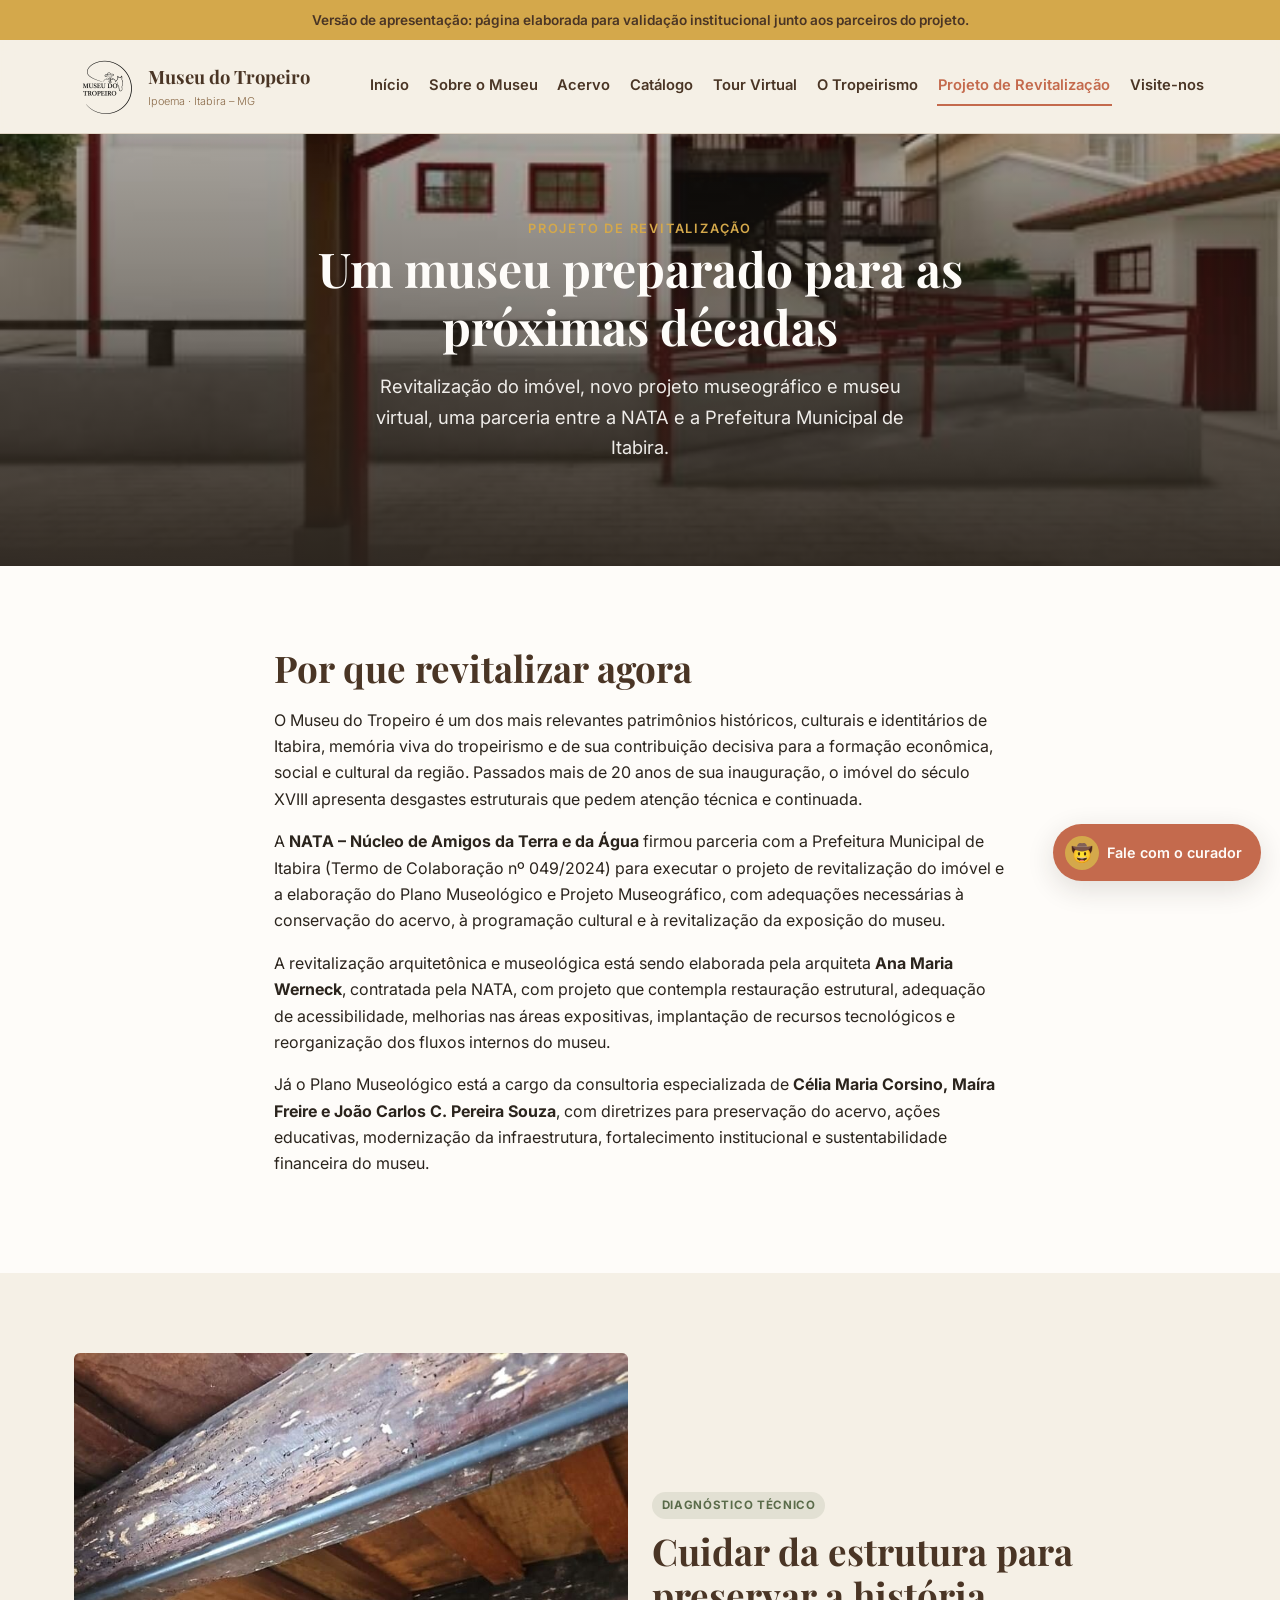
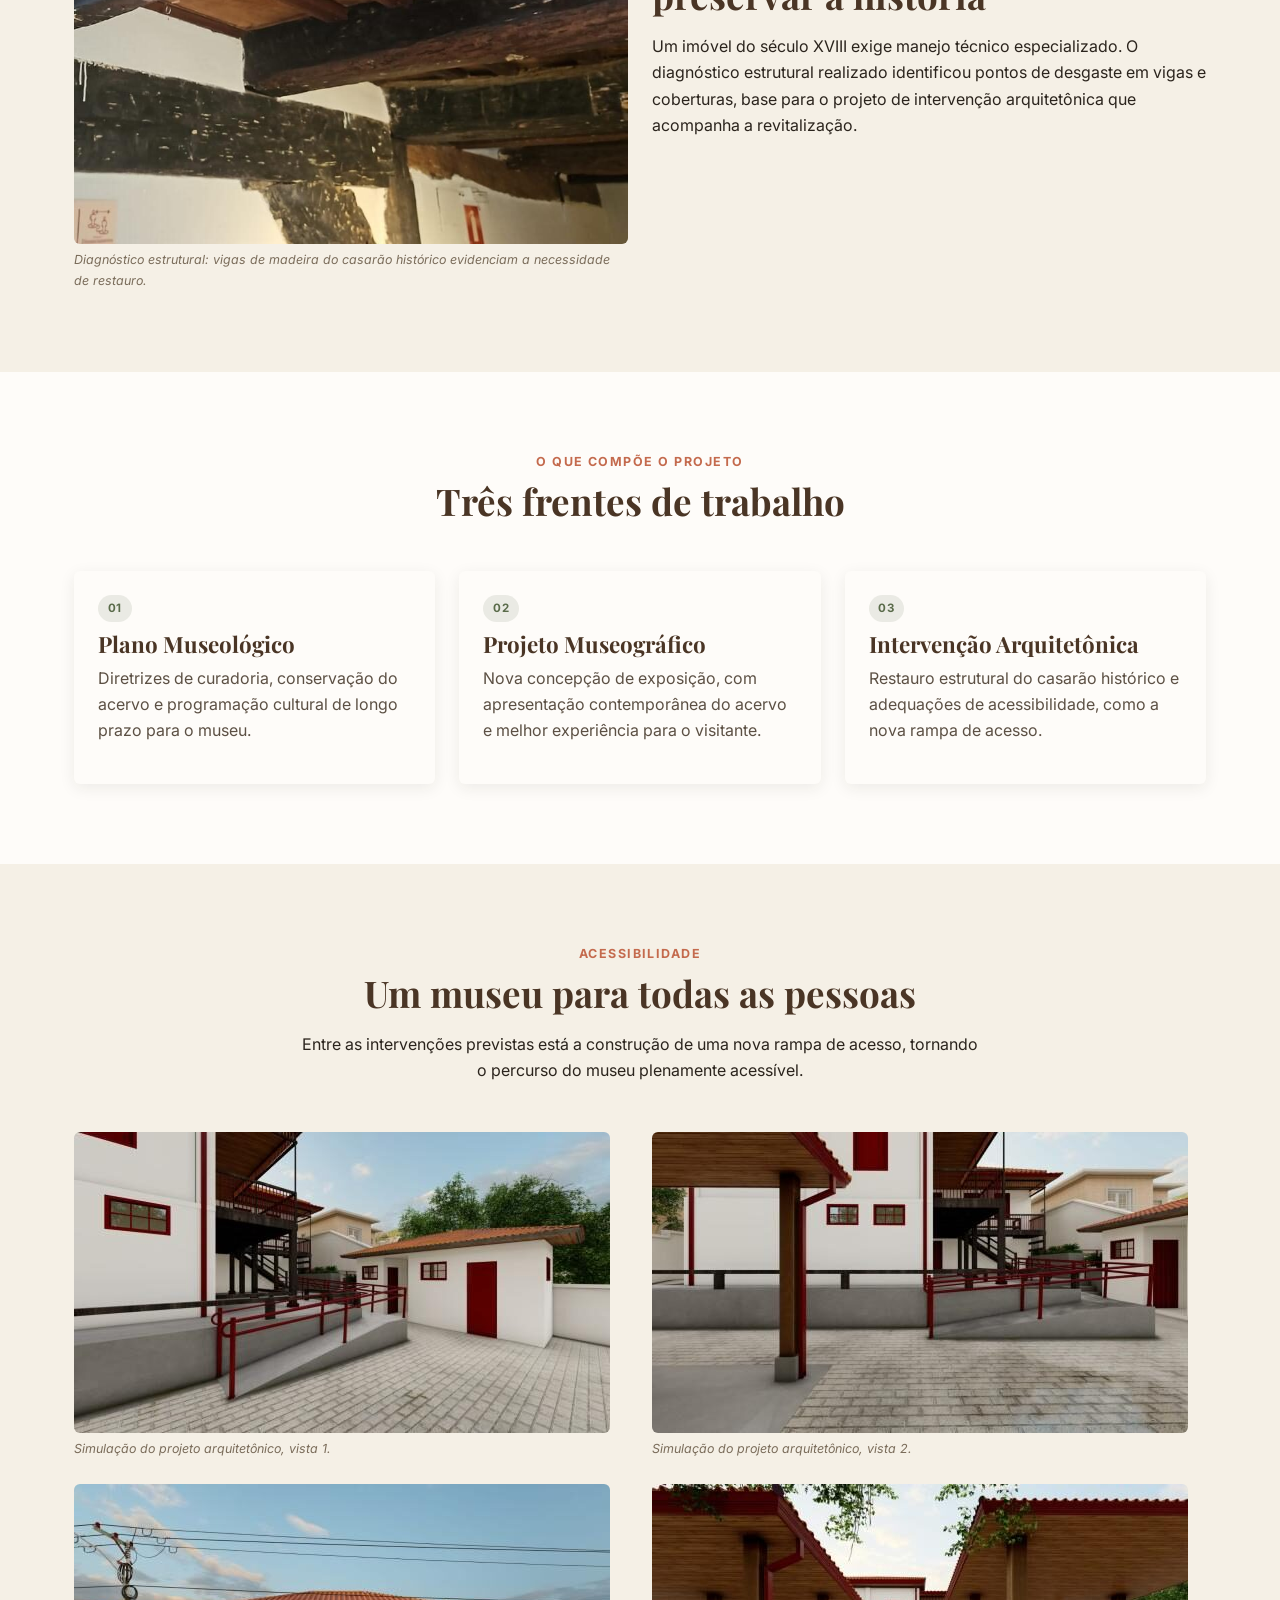
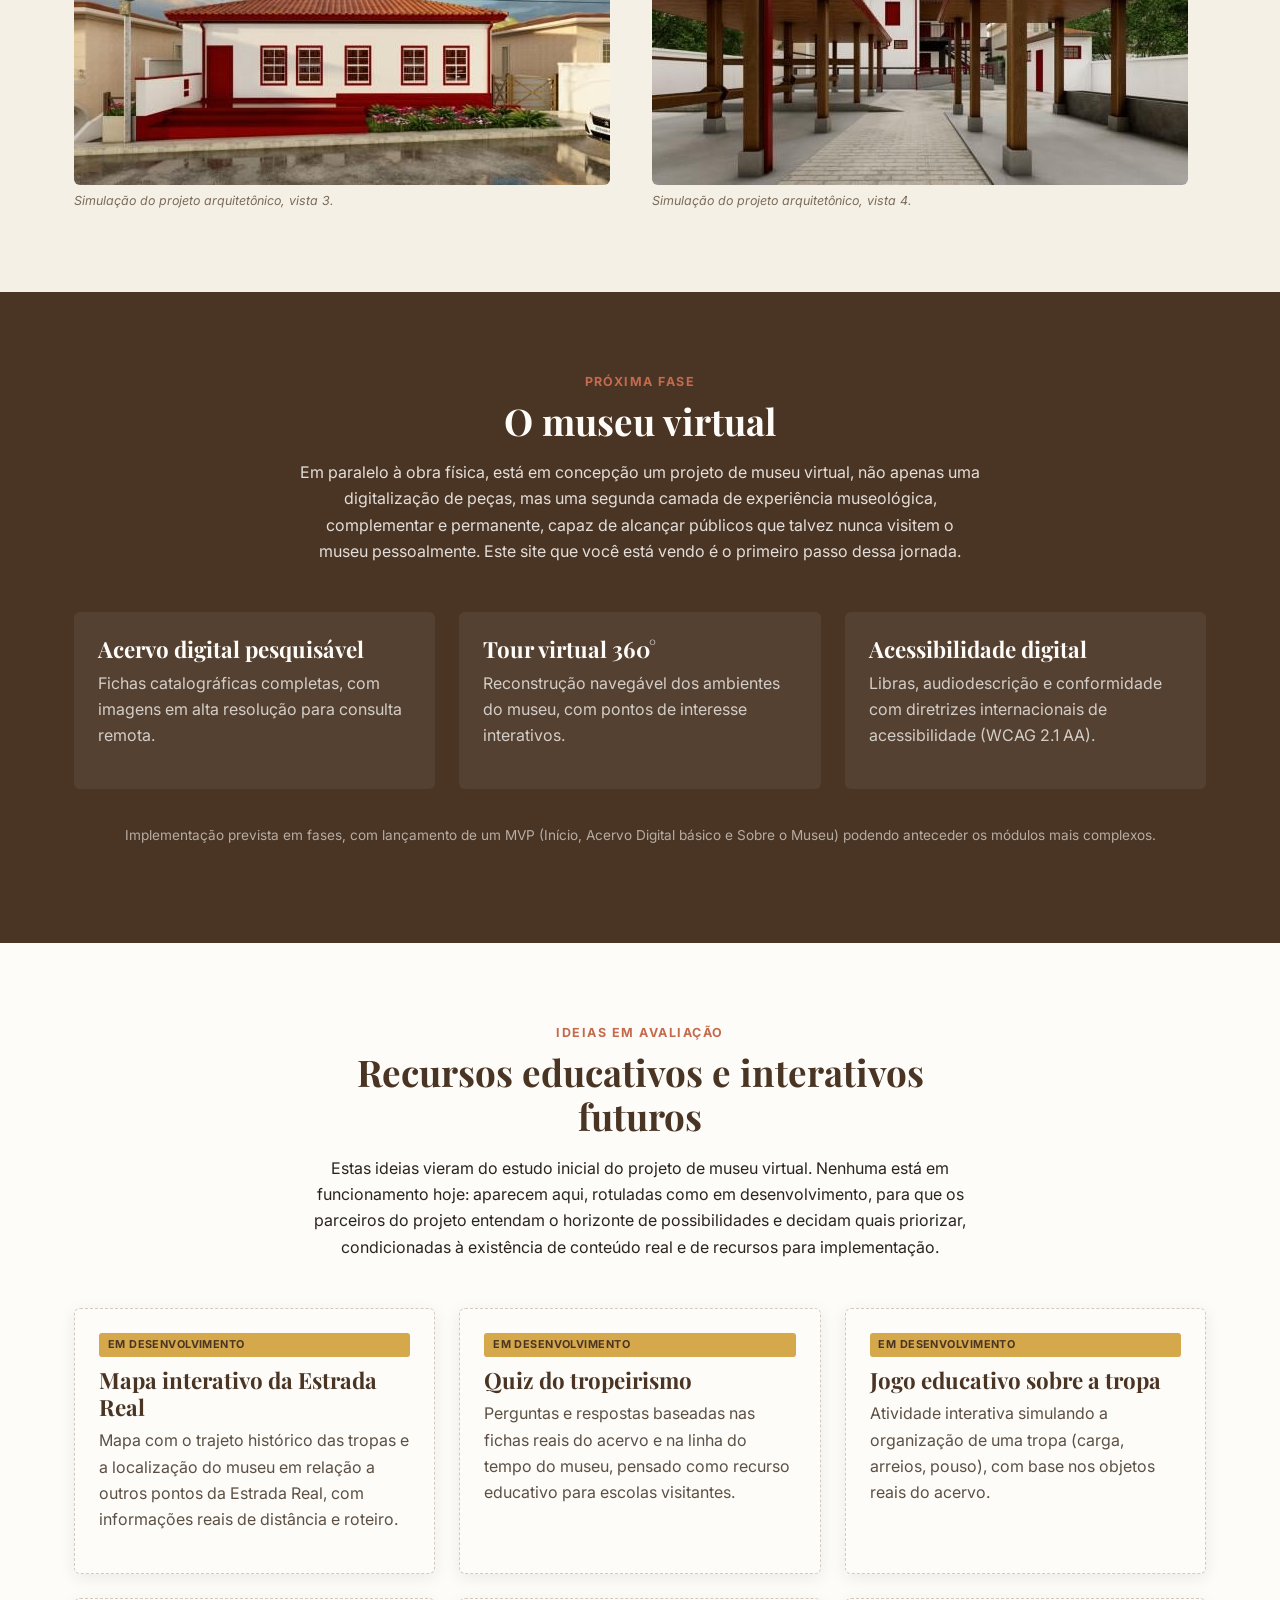
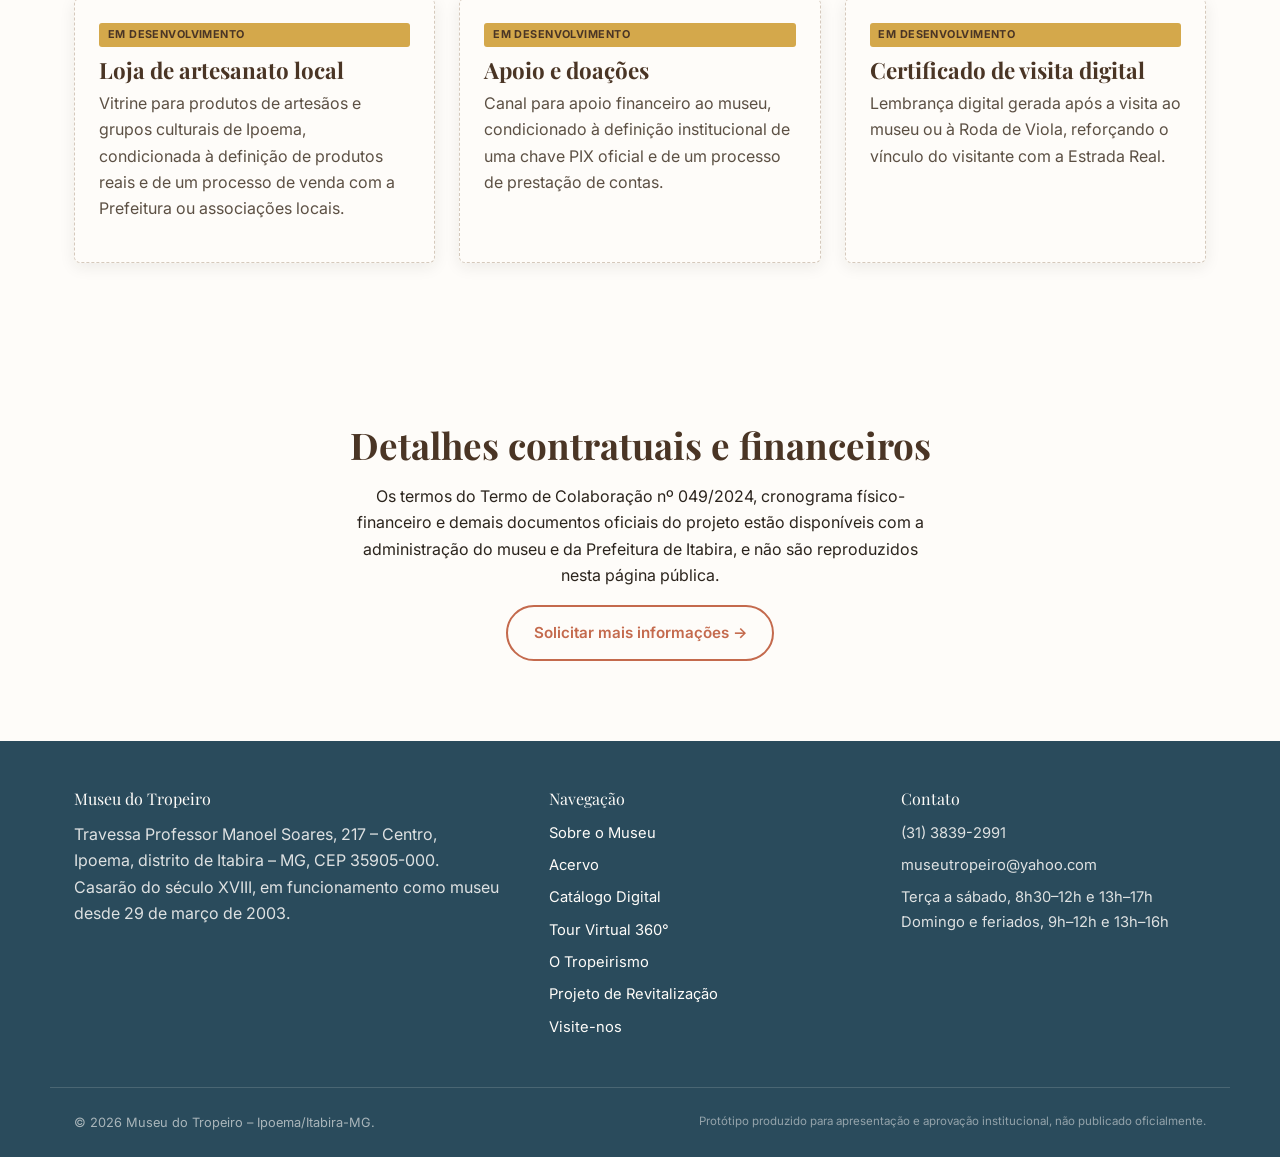
<file: projeto.html>
<!DOCTYPE html>
<html lang="pt-BR">
<head>
<meta charset="UTF-8">
<meta name="viewport" content="width=device-width, initial-scale=1.0">
<title>Projeto de Revitalização | Museu do Tropeiro – Ipoema, Itabira-MG</title>
<meta name="description" content="Projeto de revitalização do imóvel, novo projeto museográfico e museu virtual do Museu do Tropeiro, parceria entre a NATA e a Prefeitura de Itabira.">
<link rel="canonical" href="https://www.museudotropeiro.org.br/projeto.html">
<meta property="og:title" content="Projeto de Revitalização | Museu do Tropeiro">
<meta property="og:description" content="Revitalização do imóvel, novo projeto museográfico e museu virtual do Museu do Tropeiro.">
<meta property="og:type" content="website">
<link rel="preconnect" href="https://fonts.googleapis.com">
<link rel="preconnect" href="https://fonts.gstatic.com" crossorigin>
<link href="https://fonts.googleapis.com/css2?family=Playfair+Display:wght@400;700&family=Inter:wght@300;400;600;700&display=swap" rel="stylesheet">
<link rel="icon" href="assets/logo/favicon-32.png" type="image/png">
<link rel="apple-touch-icon" href="assets/logo/favicon.png">
<link rel="stylesheet" href="style.css">
</head>
<body>
<a class="skip-link" href="#conteudo-principal">Pular para o conteúdo principal</a>
<div class="faixa-aviso">Versão de apresentação: página elaborada para validação institucional junto aos parceiros do projeto.</div>

<header class="header">
  <div class="header__inner">
    <a href="index.html" class="brand">
      <img src="assets/logo/logo.png" alt="Logomarca do Museu do Tropeiro" class="brand__logo" width="64" height="64">
      <span>Museu do Tropeiro<small>Ipoema · Itabira – MG</small></span>
    </a>
    <button class="menu-toggle" aria-label="Abrir menu" aria-expanded="false" aria-controls="menu-principal">
      <svg viewBox="0 0 24 24" fill="none" stroke="currentColor" stroke-width="2" stroke-linecap="round" aria-hidden="true"><line x1="3" y1="6" x2="21" y2="6"/><line x1="3" y1="12" x2="21" y2="12"/><line x1="3" y1="18" x2="21" y2="18"/></svg>
    </button>
    <nav class="nav" id="menu-principal" aria-label="Menu principal">
      <a href="index.html">Início</a>
      <a href="sobre.html">Sobre o Museu</a>
      <a href="acervo.html">Acervo</a>
      <a href="catalogo.html">Catálogo</a>
      <a href="tour-virtual.html">Tour Virtual</a>
      <a href="tropeirismo.html">O Tropeirismo</a>
      <a href="projeto.html">Projeto de Revitalização</a>
      <a href="visite.html">Visite-nos</a>
    </nav>
  </div>
</header>
<div class="nav-overlay"></div>

<main id="conteudo-principal">

  <section class="hero hero--pagina" style="background-image:url('assets/images/render-acessibilidade-2.jpg');">
    <div class="hero__content">
      <span class="hero__eyebrow">Projeto de Revitalização</span>
      <h1>Um museu preparado para as próximas décadas</h1>
      <p class="lead">Revitalização do imóvel, novo projeto museográfico e museu virtual, uma parceria entre a NATA e a Prefeitura Municipal de Itabira.</p>
    </div>
  </section>

  <section class="secao-branca">
    <div class="container" style="max-width:780px;">
      <div class="reveal">
        <h2>Por que revitalizar agora</h2>
        <p>O Museu do Tropeiro é um dos mais relevantes patrimônios históricos, culturais e identitários de Itabira, memória viva do tropeirismo e de sua contribuição decisiva para a formação econômica, social e cultural da região. Passados mais de 20 anos de sua inauguração, o imóvel do século XVIII apresenta desgastes estruturais que pedem atenção técnica e continuada.</p>
        <p>A <strong>NATA – Núcleo de Amigos da Terra e da Água</strong> firmou parceria com a Prefeitura Municipal de Itabira (Termo de Colaboração nº 049/2024) para executar o projeto de revitalização do imóvel e a elaboração do Plano Museológico e Projeto Museográfico, com adequações necessárias à conservação do acervo, à programação cultural e à revitalização da exposição do museu.</p>
        <p>A revitalização arquitetônica e museológica está sendo elaborada pela arquiteta <strong>Ana Maria Werneck</strong>, contratada pela NATA, com projeto que contempla restauração estrutural, adequação de acessibilidade, melhorias nas áreas expositivas, implantação de recursos tecnológicos e reorganização dos fluxos internos do museu.</p>
        <p>Já o Plano Museológico está a cargo da consultoria especializada de <strong>Célia Maria Corsino, Maíra Freire e João Carlos C. Pereira Souza</strong>, com diretrizes para preservação do acervo, ações educativas, modernização da infraestrutura, fortalecimento institucional e sustentabilidade financeira do museu.</p>
      </div>
    </div>
  </section>

  <section class="secao-creme">
    <div class="container grid grid--2" style="align-items:center;">
      <figure class="foto-credito reveal">
        <img src="assets/images/diagnostico-estrutura.jpg" alt="Detalhe de vigas de madeira do casarão histórico mostrando desgaste estrutural" loading="lazy">
        <figcaption>Diagnóstico estrutural: vigas de madeira do casarão histórico evidenciam a necessidade de restauro.</figcaption>
      </figure>
      <div class="reveal">
        <span class="card__tag">Diagnóstico técnico</span>
        <h2>Cuidar da estrutura para preservar a história</h2>
        <p>Um imóvel do século XVIII exige manejo técnico especializado. O diagnóstico estrutural realizado identificou pontos de desgaste em vigas e coberturas, base para o projeto de intervenção arquitetônica que acompanha a revitalização.</p>
      </div>
    </div>
  </section>

  <section class="secao-branca">
    <div class="container">
      <div class="secao-cabecalho reveal">
        <span class="eyebrow">O que compõe o projeto</span>
        <h2>Três frentes de trabalho</h2>
      </div>
      <div class="grid grid--3">
        <div class="card reveal">
          <div class="card__body">
            <span class="card__tag">01</span>
            <h3>Plano Museológico</h3>
            <p>Diretrizes de curadoria, conservação do acervo e programação cultural de longo prazo para o museu.</p>
          </div>
        </div>
        <div class="card reveal">
          <div class="card__body">
            <span class="card__tag">02</span>
            <h3>Projeto Museográfico</h3>
            <p>Nova concepção de exposição, com apresentação contemporânea do acervo e melhor experiência para o visitante.</p>
          </div>
        </div>
        <div class="card reveal">
          <div class="card__body">
            <span class="card__tag">03</span>
            <h3>Intervenção Arquitetônica</h3>
            <p>Restauro estrutural do casarão histórico e adequações de acessibilidade, como a nova rampa de acesso.</p>
          </div>
        </div>
      </div>
    </div>
  </section>

  <section class="secao-creme">
    <div class="container">
      <div class="secao-cabecalho reveal">
        <span class="eyebrow">Acessibilidade</span>
        <h2>Um museu para todas as pessoas</h2>
        <p>Entre as intervenções previstas está a construção de uma nova rampa de acesso, tornando o percurso do museu plenamente acessível.</p>
      </div>
      <div class="grid grid--2 reveal">
        <figure class="foto-credito">
          <img src="assets/images/render-acessibilidade-1.jpg" alt="Simulação em 3D da nova rampa de acesso do museu" loading="lazy">
          <figcaption>Simulação do projeto arquitetônico, vista 1.</figcaption>
        </figure>
        <figure class="foto-credito">
          <img src="assets/images/render-acessibilidade-2.jpg" alt="Simulação em 3D da nova rampa de acesso do museu, outro ângulo" loading="lazy">
          <figcaption>Simulação do projeto arquitetônico, vista 2.</figcaption>
        </figure>
        <figure class="foto-credito">
          <img src="assets/images/render-projeto-1.jpg" alt="Simulação em 3D do conjunto do museu revitalizado" loading="lazy">
          <figcaption>Simulação do projeto arquitetônico, vista 3.</figcaption>
        </figure>
        <figure class="foto-credito">
          <img src="assets/images/render-projeto-2.jpg" alt="Simulação em 3D da rancharia coberta do museu revitalizado" loading="lazy">
          <figcaption>Simulação do projeto arquitetônico, vista 4.</figcaption>
        </figure>
      </div>
    </div>
  </section>

  <section class="secao-escura">
    <div class="container">
      <div class="secao-cabecalho reveal">
        <span class="eyebrow">Próxima fase</span>
        <h2>O museu virtual</h2>
        <p style="color:rgba(254,252,249,0.85);">Em paralelo à obra física, está em concepção um projeto de museu virtual, não apenas uma digitalização de peças, mas uma segunda camada de experiência museológica, complementar e permanente, capaz de alcançar públicos que talvez nunca visitem o museu pessoalmente. Este site que você está vendo é o primeiro passo dessa jornada.</p>
      </div>
      <div class="grid grid--3 reveal">
        <div class="card" style="background:rgba(254,252,249,0.06); box-shadow:none;">
          <div class="card__body">
            <h3 style="color:var(--cor-branco);">Acervo digital pesquisável</h3>
            <p style="color:rgba(254,252,249,0.75);">Fichas catalográficas completas, com imagens em alta resolução para consulta remota.</p>
          </div>
        </div>
        <div class="card" style="background:rgba(254,252,249,0.06); box-shadow:none;">
          <div class="card__body">
            <h3 style="color:var(--cor-branco);">Tour virtual 360°</h3>
            <p style="color:rgba(254,252,249,0.75);">Reconstrução navegável dos ambientes do museu, com pontos de interesse interativos.</p>
          </div>
        </div>
        <div class="card" style="background:rgba(254,252,249,0.06); box-shadow:none;">
          <div class="card__body">
            <h3 style="color:var(--cor-branco);">Acessibilidade digital</h3>
            <p style="color:rgba(254,252,249,0.75);">Libras, audiodescrição e conformidade com diretrizes internacionais de acessibilidade (WCAG 2.1 AA).</p>
          </div>
        </div>
      </div>
      <p class="text-center reveal" style="margin-top:2rem;">
        <span style="color:rgba(254,252,249,0.6); font-size:0.85rem;">Implementação prevista em fases, com lançamento de um MVP (Início, Acervo Digital básico e Sobre o Museu) podendo anteceder os módulos mais complexos.</span>
      </p>
    </div>
  </section>

  <section class="secao-branca">
    <div class="container">
      <div class="secao-cabecalho reveal">
        <span class="eyebrow">Ideias em avaliação</span>
        <h2>Recursos educativos e interativos futuros</h2>
        <p>Estas ideias vieram do estudo inicial do projeto de museu virtual. Nenhuma está em funcionamento hoje: aparecem aqui, rotuladas como em desenvolvimento, para que os parceiros do projeto entendam o horizonte de possibilidades e decidam quais priorizar, condicionadas à existência de conteúdo real e de recursos para implementação.</p>
      </div>
      <div class="grid grid--3">
        <div class="card card--futuro reveal">
          <div class="card__body">
            <span class="selo-em-desenvolvimento">Em desenvolvimento</span>
            <h3>Mapa interativo da Estrada Real</h3>
            <p>Mapa com o trajeto histórico das tropas e a localização do museu em relação a outros pontos da Estrada Real, com informações reais de distância e roteiro.</p>
          </div>
        </div>
        <div class="card card--futuro reveal">
          <div class="card__body">
            <span class="selo-em-desenvolvimento">Em desenvolvimento</span>
            <h3>Quiz do tropeirismo</h3>
            <p>Perguntas e respostas baseadas nas fichas reais do acervo e na linha do tempo do museu, pensado como recurso educativo para escolas visitantes.</p>
          </div>
        </div>
        <div class="card card--futuro reveal">
          <div class="card__body">
            <span class="selo-em-desenvolvimento">Em desenvolvimento</span>
            <h3>Jogo educativo sobre a tropa</h3>
            <p>Atividade interativa simulando a organização de uma tropa (carga, arreios, pouso), com base nos objetos reais do acervo.</p>
          </div>
        </div>
        <div class="card card--futuro reveal">
          <div class="card__body">
            <span class="selo-em-desenvolvimento">Em desenvolvimento</span>
            <h3>Loja de artesanato local</h3>
            <p>Vitrine para produtos de artesãos e grupos culturais de Ipoema, condicionada à definição de produtos reais e de um processo de venda com a Prefeitura ou associações locais.</p>
          </div>
        </div>
        <div class="card card--futuro reveal">
          <div class="card__body">
            <span class="selo-em-desenvolvimento">Em desenvolvimento</span>
            <h3>Apoio e doações</h3>
            <p>Canal para apoio financeiro ao museu, condicionado à definição institucional de uma chave PIX oficial e de um processo de prestação de contas.</p>
          </div>
        </div>
        <div class="card card--futuro reveal">
          <div class="card__body">
            <span class="selo-em-desenvolvimento">Em desenvolvimento</span>
            <h3>Certificado de visita digital</h3>
            <p>Lembrança digital gerada após a visita ao museu ou à Roda de Viola, reforçando o vínculo do visitante com a Estrada Real.</p>
          </div>
        </div>
      </div>
    </div>
  </section>

  <section class="secao-branca text-center">
    <div class="container reveal" style="max-width:640px;">
      <h2>Detalhes contratuais e financeiros</h2>
      <p>Os termos do Termo de Colaboração nº 049/2024, cronograma físico-financeiro e demais documentos oficiais do projeto estão disponíveis com a administração do museu e da Prefeitura de Itabira, e não são reproduzidos nesta página pública.</p>
      <a href="visite.html#contato" class="btn btn--outline">Solicitar mais informações →</a>
    </div>
  </section>

</main>

<footer class="rodape">
  <div class="container rodape-grid">
    <div>
      <h4>Museu do Tropeiro</h4>
      <p>Travessa Professor Manoel Soares, 217 – Centro, Ipoema, distrito de Itabira – MG, CEP 35905-000. Casarão do século XVIII, em funcionamento como museu desde 29 de março de 2003.</p>
    </div>
    <div>
      <h4>Navegação</h4>
      <ul>
        <li><a href="sobre.html">Sobre o Museu</a></li>
        <li><a href="acervo.html">Acervo</a></li>
        <li><a href="catalogo.html">Catálogo Digital</a></li>
        <li><a href="tour-virtual.html">Tour Virtual 360°</a></li>
        <li><a href="tropeirismo.html">O Tropeirismo</a></li>
        <li><a href="projeto.html">Projeto de Revitalização</a></li>
        <li><a href="visite.html">Visite-nos</a></li>
      </ul>
    </div>
    <div>
      <h4>Contato</h4>
      <ul>
        <li>(31) 3839-2991</li>
        <li>museutropeiro@yahoo.com</li>
        <li>Terça a sábado, 8h30–12h e 13h–17h<br>Domingo e feriados, 9h–12h e 13h–16h</li>
      </ul>
    </div>
  </div>
  <div class="container rodape-base">
    <span>© 2026 Museu do Tropeiro – Ipoema/Itabira-MG.</span>
    <span class="selo-nota">Protótipo produzido para apresentação e aprovação institucional, não publicado oficialmente.</span>
  </div>
</footer>
<script src="script.js" defer></script>
<script src="curador.js" defer></script>
</body>
</html>
</file>
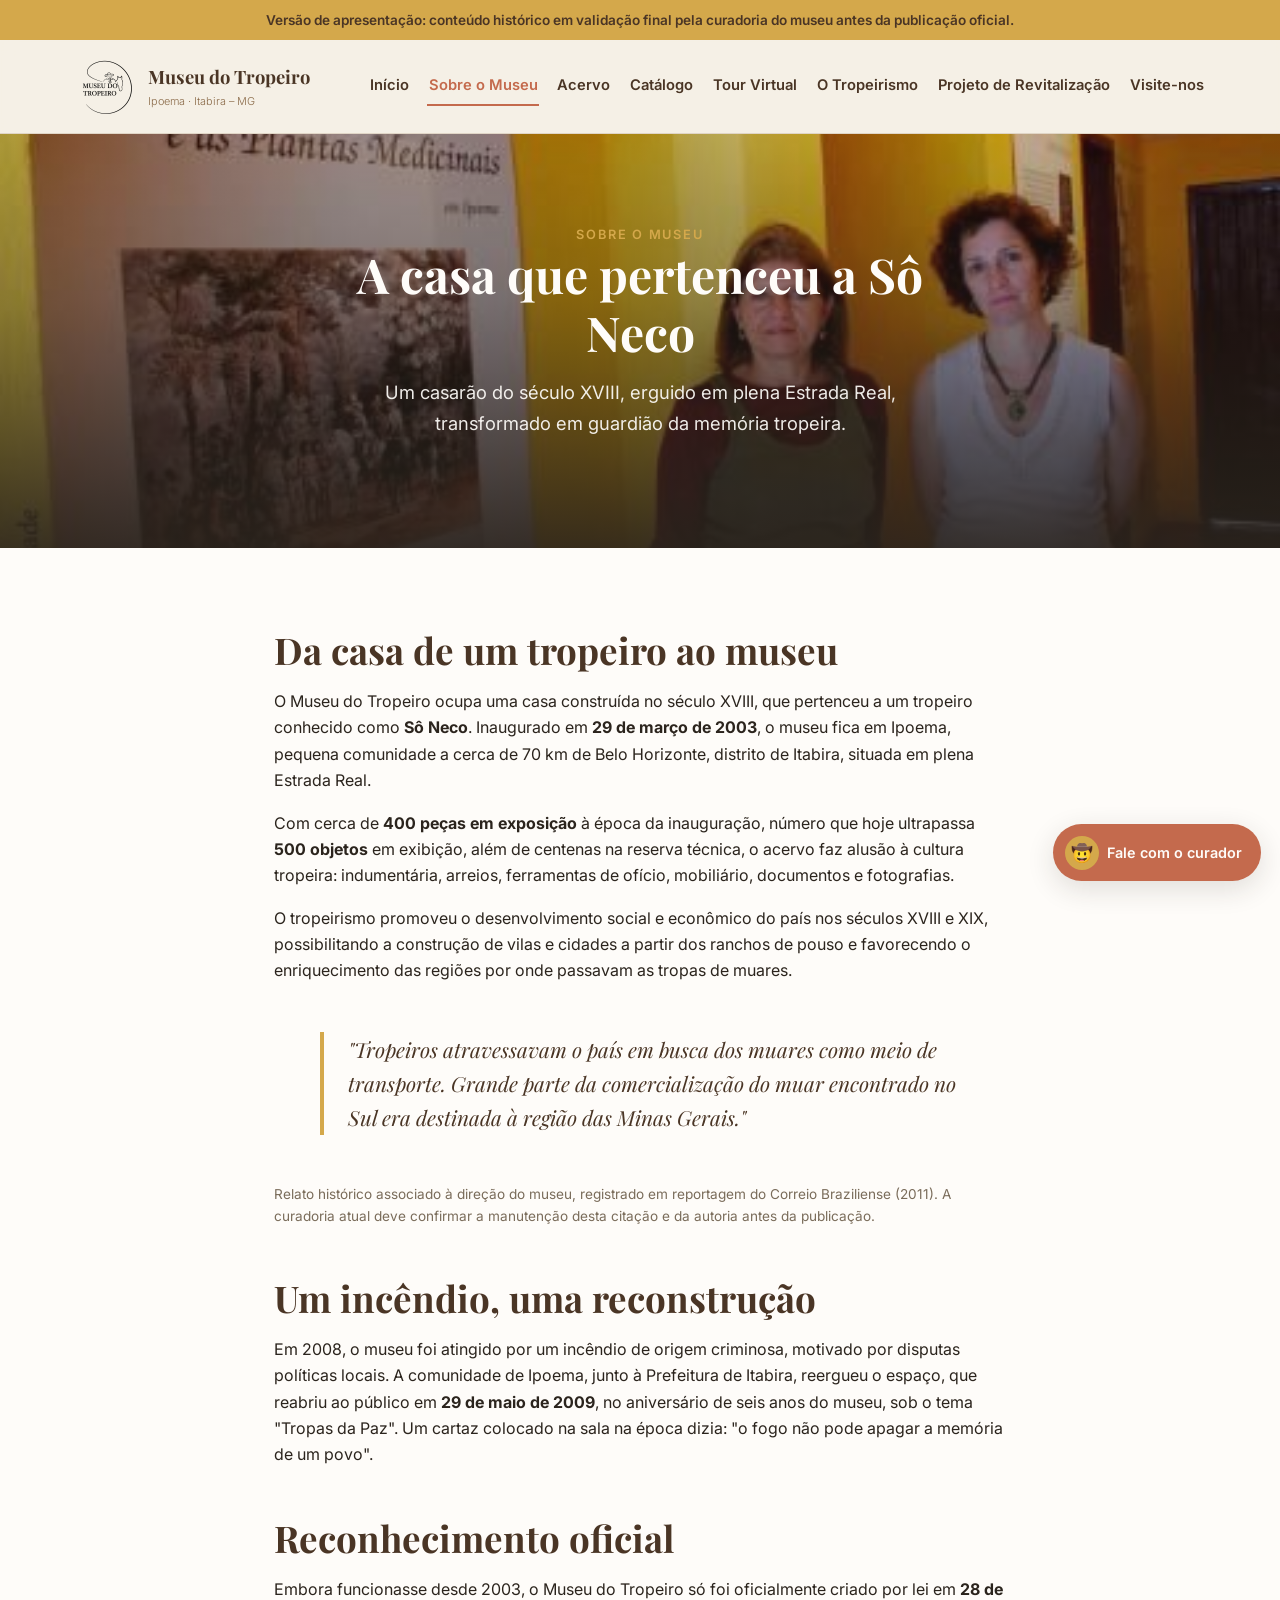
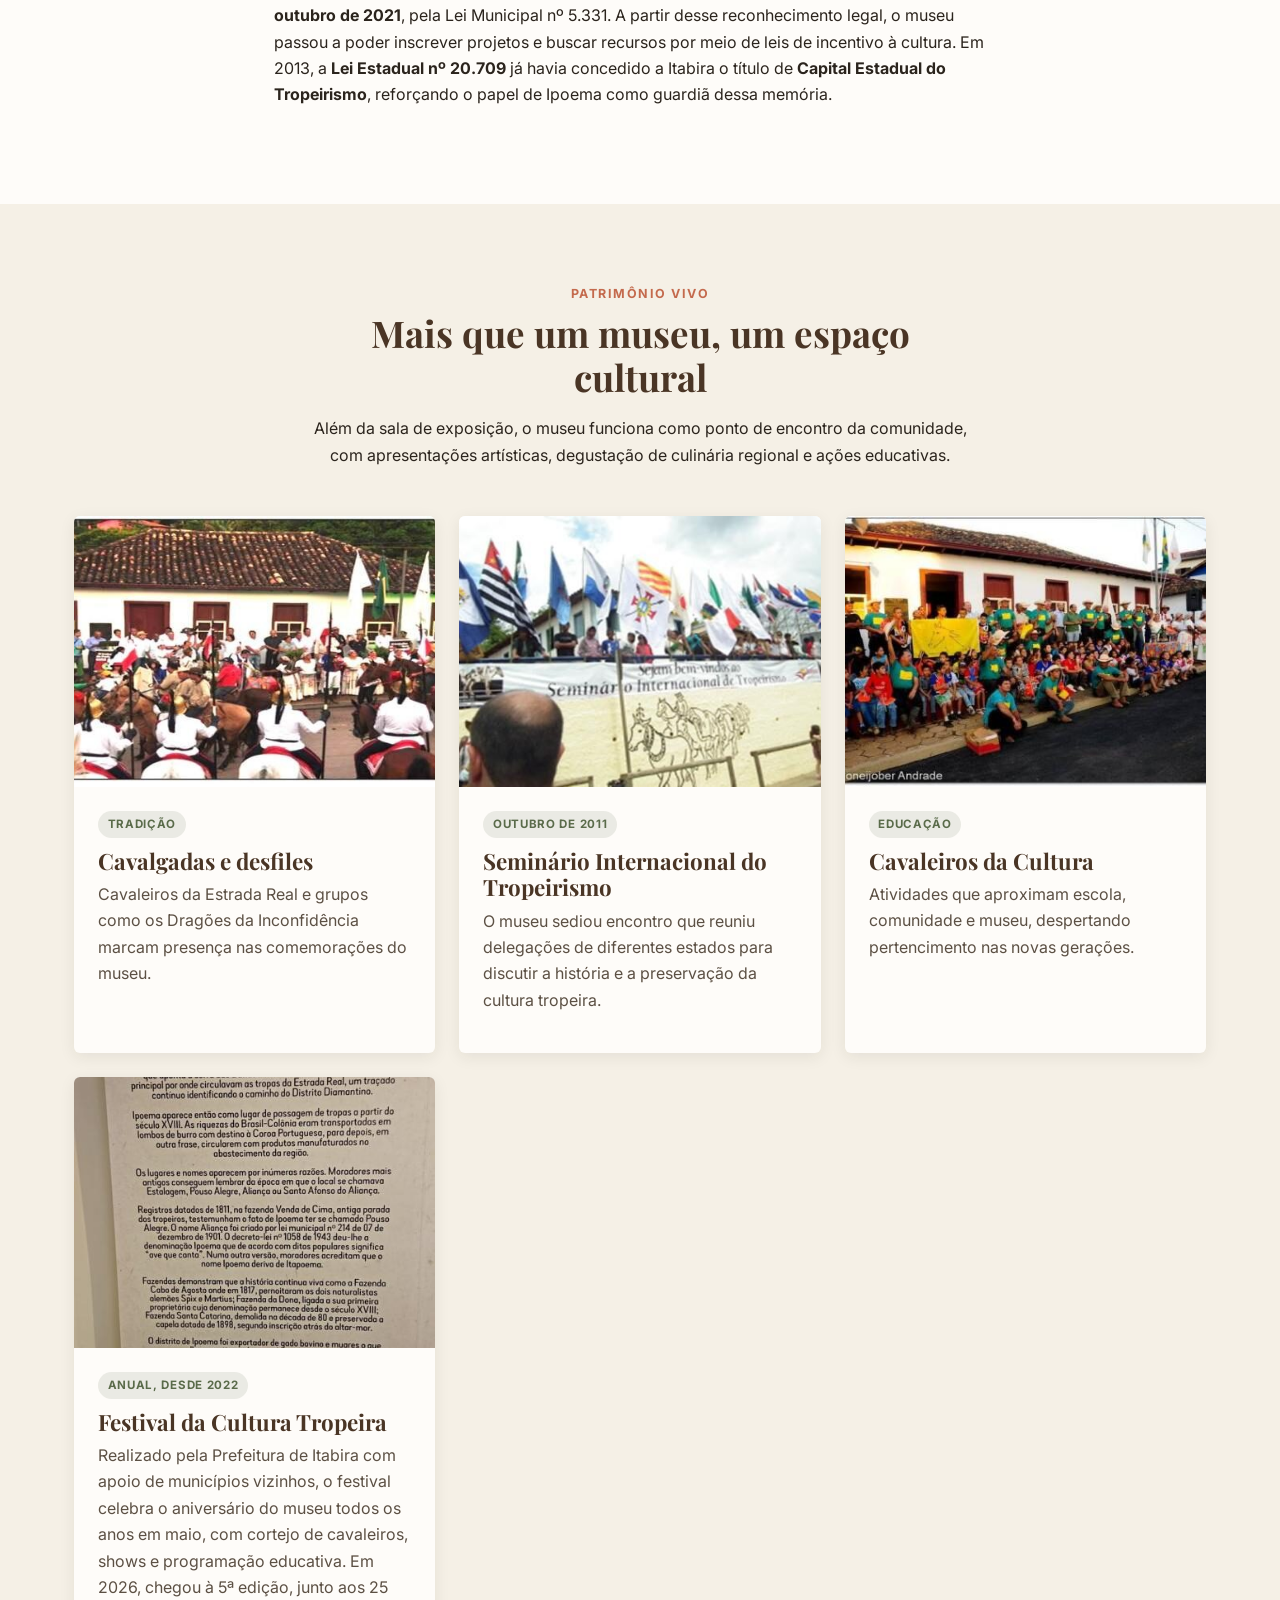
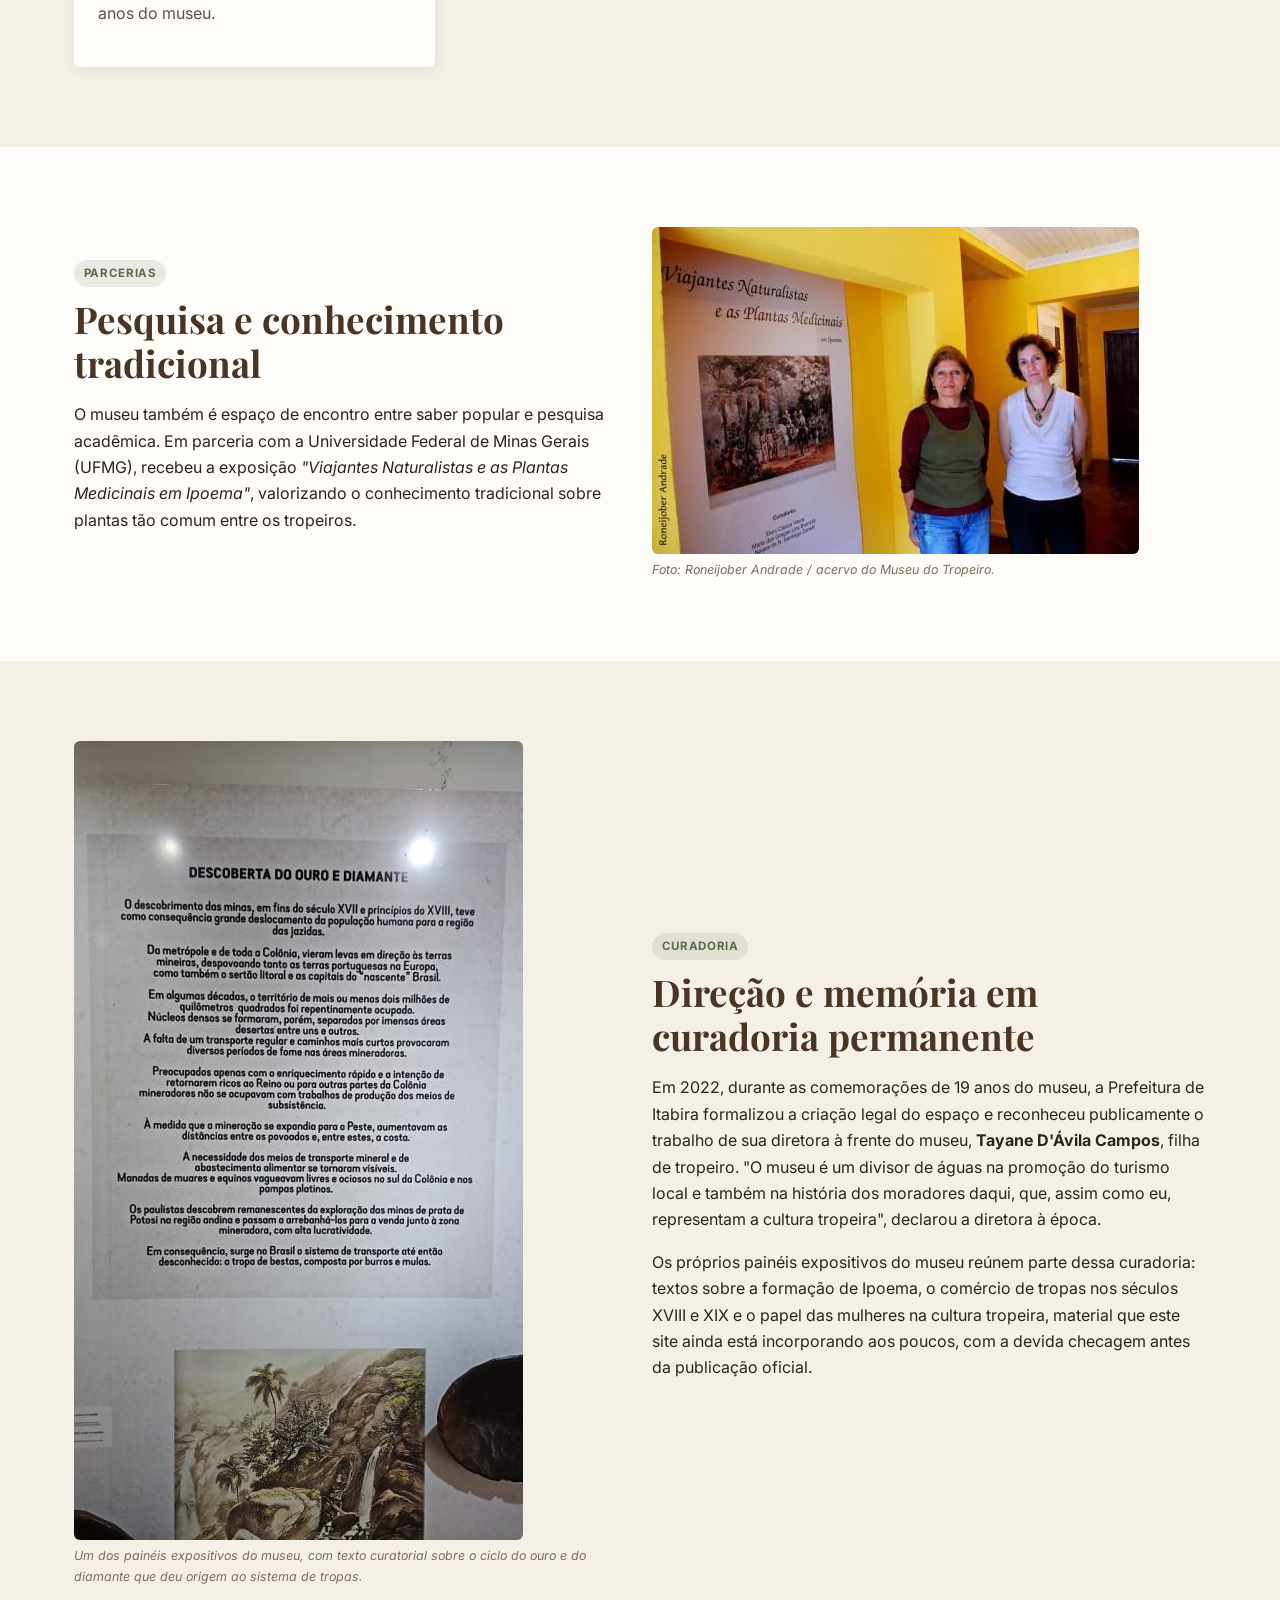
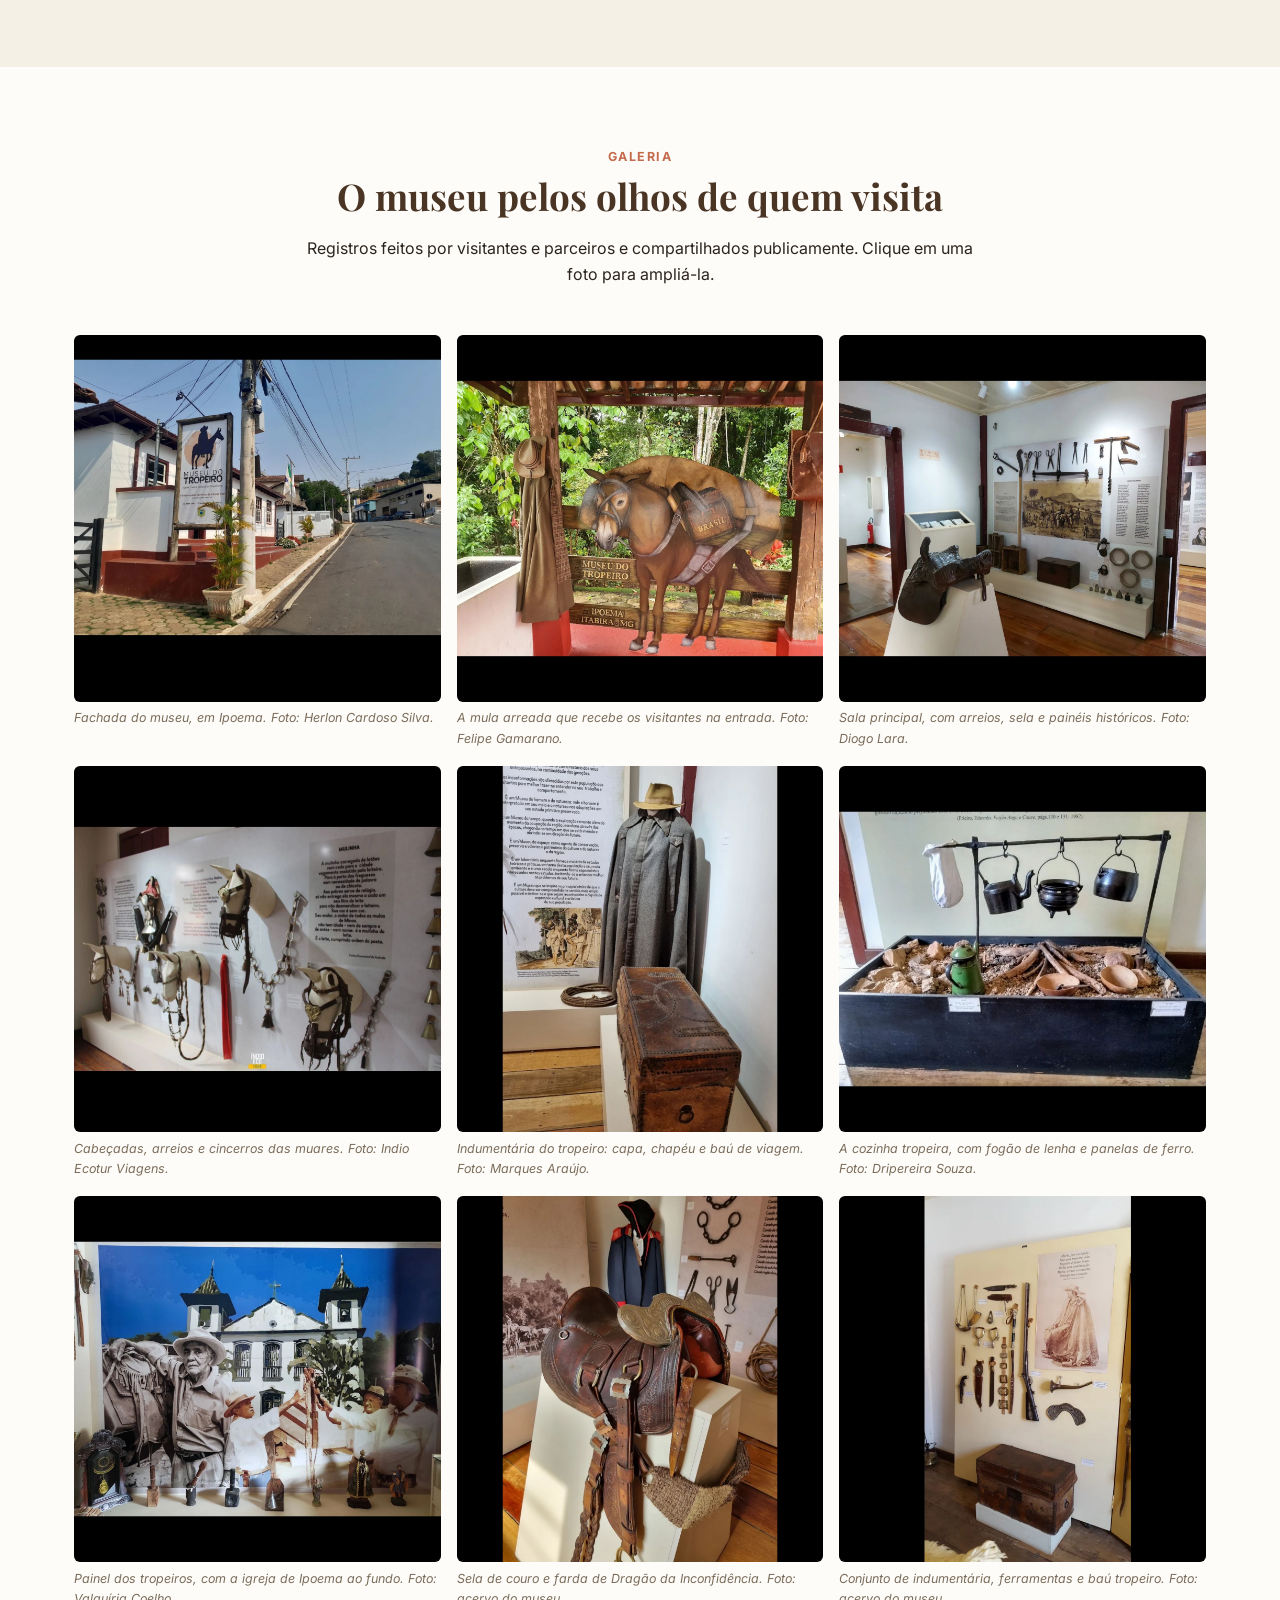
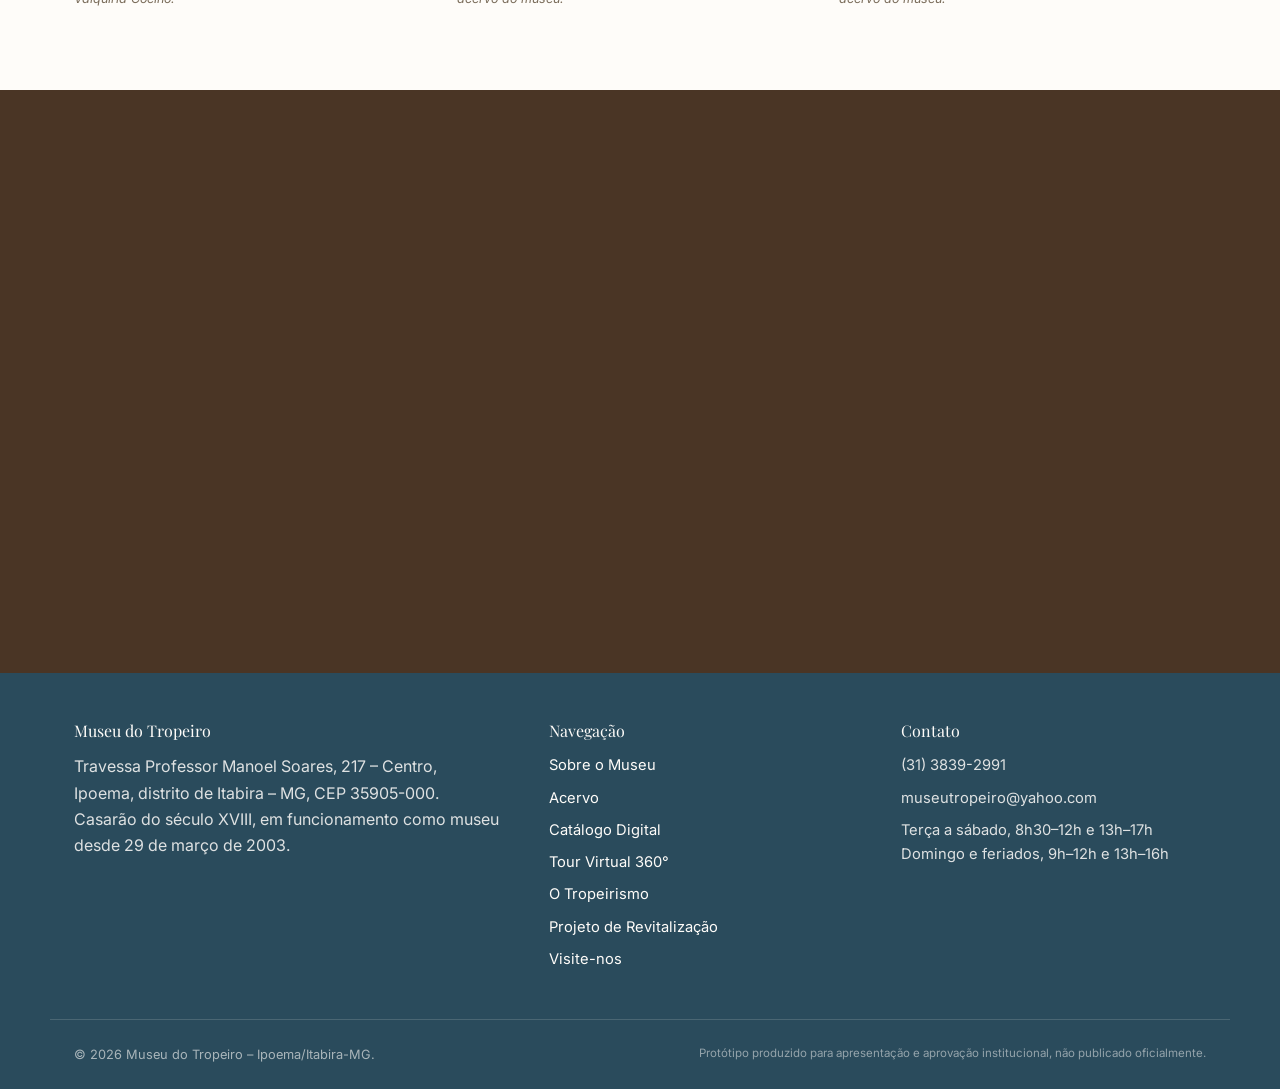
<file: sobre.html>
<!DOCTYPE html>
<html lang="pt-BR">
<head>
<meta charset="UTF-8">
<meta name="viewport" content="width=device-width, initial-scale=1.0">
<title>Sobre o Museu | Museu do Tropeiro – Ipoema, Itabira-MG</title>
<meta name="description" content="A história do Museu do Tropeiro: o casarão do século XVIII que pertenceu ao tropeiro Sô Neco, a inauguração em 2003 e os grupos culturais que mantêm a tradição viva.">
<link rel="canonical" href="https://www.museudotropeiro.org.br/sobre.html">
<meta property="og:title" content="Sobre o Museu do Tropeiro">
<meta property="og:description" content="A casa que pertenceu a Sô Neco, tropeiro de Ipoema, hoje é museu desde 2003.">
<meta property="og:type" content="website">
<link rel="preconnect" href="https://fonts.googleapis.com">
<link rel="preconnect" href="https://fonts.gstatic.com" crossorigin>
<link href="https://fonts.googleapis.com/css2?family=Playfair+Display:wght@400;700&family=Inter:wght@300;400;600;700&display=swap" rel="stylesheet">
<link rel="icon" href="assets/logo/favicon-32.png" type="image/png">
<link rel="apple-touch-icon" href="assets/logo/favicon.png">
<link rel="stylesheet" href="style.css">
</head>
<body>
<a class="skip-link" href="#conteudo-principal">Pular para o conteúdo principal</a>
<div class="faixa-aviso">Versão de apresentação: conteúdo histórico em validação final pela curadoria do museu antes da publicação oficial.</div>

<header class="header">
  <div class="header__inner">
    <a href="index.html" class="brand">
      <img src="assets/logo/logo.png" alt="Logomarca do Museu do Tropeiro" class="brand__logo" width="64" height="64">
      <span>Museu do Tropeiro<small>Ipoema · Itabira – MG</small></span>
    </a>
    <button class="menu-toggle" aria-label="Abrir menu" aria-expanded="false" aria-controls="menu-principal">
      <svg viewBox="0 0 24 24" fill="none" stroke="currentColor" stroke-width="2" stroke-linecap="round" aria-hidden="true"><line x1="3" y1="6" x2="21" y2="6"/><line x1="3" y1="12" x2="21" y2="12"/><line x1="3" y1="18" x2="21" y2="18"/></svg>
    </button>
    <nav class="nav" id="menu-principal" aria-label="Menu principal">
      <a href="index.html">Início</a>
      <a href="sobre.html">Sobre o Museu</a>
      <a href="acervo.html">Acervo</a>
      <a href="catalogo.html">Catálogo</a>
      <a href="tour-virtual.html">Tour Virtual</a>
      <a href="tropeirismo.html">O Tropeirismo</a>
      <a href="projeto.html">Projeto de Revitalização</a>
      <a href="visite.html">Visite-nos</a>
    </nav>
  </div>
</header>
<div class="nav-overlay"></div>

<main id="conteudo-principal">

  <section class="hero hero--pagina" style="background-image:url('assets/images/curadoria-ufmg.jpg');">
    <div class="hero__content">
      <span class="hero__eyebrow">Sobre o Museu</span>
      <h1>A casa que pertenceu a Sô Neco</h1>
      <p class="lead">Um casarão do século XVIII, erguido em plena Estrada Real, transformado em guardião da memória tropeira.</p>
    </div>
  </section>

  <section class="secao-branca">
    <div class="container" style="max-width:780px;">
      <div class="reveal">
        <h2>Da casa de um tropeiro ao museu</h2>
        <p>O Museu do Tropeiro ocupa uma casa construída no século XVIII, que pertenceu a um tropeiro conhecido como <strong>Sô Neco</strong>. Inaugurado em <strong>29 de março de 2003</strong>, o museu fica em Ipoema, pequena comunidade a cerca de 70 km de Belo Horizonte, distrito de Itabira, situada em plena Estrada Real.</p>
        <p>Com cerca de <strong>400 peças em exposição</strong> à época da inauguração, número que hoje ultrapassa <strong>500 objetos</strong> em exibição, além de centenas na reserva técnica, o acervo faz alusão à cultura tropeira: indumentária, arreios, ferramentas de ofício, mobiliário, documentos e fotografias.</p>
        <p>O tropeirismo promoveu o desenvolvimento social e econômico do país nos séculos XVIII e XIX, possibilitando a construção de vilas e cidades a partir dos ranchos de pouso e favorecendo o enriquecimento das regiões por onde passavam as tropas de muares.</p>
        <blockquote class="citacao">"Tropeiros atravessavam o país em busca dos muares como meio de transporte. Grande parte da comercialização do muar encontrado no Sul era destinada à região das Minas Gerais."</blockquote>
        <p style="font-size:0.85rem; color:#7a6c5a;">Relato histórico associado à direção do museu, registrado em reportagem do Correio Braziliense (2011). A curadoria atual deve confirmar a manutenção desta citação e da autoria antes da publicação.</p>
        <h2 class="mt-lg">Um incêndio, uma reconstrução</h2>
        <p>Em 2008, o museu foi atingido por um incêndio de origem criminosa, motivado por disputas políticas locais. A comunidade de Ipoema, junto à Prefeitura de Itabira, reergueu o espaço, que reabriu ao público em <strong>29 de maio de 2009</strong>, no aniversário de seis anos do museu, sob o tema "Tropas da Paz". Um cartaz colocado na sala na época dizia: "o fogo não pode apagar a memória de um povo".</p>
        <h2 class="mt-lg">Reconhecimento oficial</h2>
        <p>Embora funcionasse desde 2003, o Museu do Tropeiro só foi oficialmente criado por lei em <strong>28 de outubro de 2021</strong>, pela Lei Municipal nº 5.331. A partir desse reconhecimento legal, o museu passou a poder inscrever projetos e buscar recursos por meio de leis de incentivo à cultura. Em 2013, a <strong>Lei Estadual nº 20.709</strong> já havia concedido a Itabira o título de <strong>Capital Estadual do Tropeirismo</strong>, reforçando o papel de Ipoema como guardiã dessa memória.</p>
      </div>
    </div>
  </section>

  <section class="secao-creme">
    <div class="container">
      <div class="secao-cabecalho reveal">
        <span class="eyebrow">Patrimônio vivo</span>
        <h2>Mais que um museu, um espaço cultural</h2>
        <p>Além da sala de exposição, o museu funciona como ponto de encontro da comunidade, com apresentações artísticas, degustação de culinária regional e ações educativas.</p>
      </div>
      <div class="grid grid--3">
        <div class="card reveal">
          <img class="card__img" src="assets/images/cavalgada-museu.jpg" alt="Cavaleiros e comunidade reunidos em frente ao museu durante evento comemorativo" loading="lazy">
          <div class="card__body">
            <span class="card__tag">Tradição</span>
            <h3>Cavalgadas e desfiles</h3>
            <p>Cavaleiros da Estrada Real e grupos como os Dragões da Inconfidência marcam presença nas comemorações do museu.</p>
          </div>
        </div>
        <div class="card reveal">
          <img class="card__img" src="assets/images/seminario-tropeirismo.jpg" alt="Bandeiras de estados brasileiros e faixa de boas-vindas ao Seminário Internacional de Tropeirismo" loading="lazy">
          <div class="card__body">
            <span class="card__tag">Outubro de 2011</span>
            <h3>Seminário Internacional do Tropeirismo</h3>
            <p>O museu sediou encontro que reuniu delegações de diferentes estados para discutir a história e a preservação da cultura tropeira.</p>
          </div>
        </div>
        <div class="card reveal">
          <img class="card__img" src="assets/images/evento-comunidade.jpg" alt="Crianças e comunidade reunidas em atividade educativa em frente ao museu" loading="lazy">
          <div class="card__body">
            <span class="card__tag">Educação</span>
            <h3>Cavaleiros da Cultura</h3>
            <p>Atividades que aproximam escola, comunidade e museu, despertando pertencimento nas novas gerações.</p>
          </div>
        </div>
        <div class="card reveal">
          <img class="card__img" src="assets/images/painel-ipoema-historia.jpg" alt="Painel expositivo do museu sobre a formação histórica de Ipoema" loading="lazy">
          <div class="card__body">
            <span class="card__tag">Anual, desde 2022</span>
            <h3>Festival da Cultura Tropeira</h3>
            <p>Realizado pela Prefeitura de Itabira com apoio de municípios vizinhos, o festival celebra o aniversário do museu todos os anos em maio, com cortejo de cavaleiros, shows e programação educativa. Em 2026, chegou à 5ª edição, junto aos 25 anos do museu.</p>
          </div>
        </div>
      </div>
    </div>
  </section>

  <section class="secao-branca">
    <div class="container grid grid--2" style="align-items:center;">
      <div class="reveal">
        <span class="card__tag">Parcerias</span>
        <h2>Pesquisa e conhecimento tradicional</h2>
        <p>O museu também é espaço de encontro entre saber popular e pesquisa acadêmica. Em parceria com a Universidade Federal de Minas Gerais (UFMG), recebeu a exposição <em>"Viajantes Naturalistas e as Plantas Medicinais em Ipoema"</em>, valorizando o conhecimento tradicional sobre plantas tão comum entre os tropeiros.</p>
      </div>
      <figure class="foto-credito reveal">
        <img src="assets/images/curadoria-ufmg.jpg" alt="Curadoras ao lado do painel da exposição Viajantes Naturalistas e as Plantas Medicinais em Ipoema" loading="lazy">
        <figcaption>Foto: Roneijober Andrade / acervo do Museu do Tropeiro.</figcaption>
      </figure>
    </div>
  </section>

  <section class="secao-creme">
    <div class="container grid grid--2" style="align-items:center;">
      <figure class="foto-credito reveal">
        <img src="assets/images/painel-descoberta-ouro-diamante.jpg" alt="Painel expositivo do museu sobre a descoberta do ouro e do diamante na região" loading="lazy">
        <figcaption>Um dos painéis expositivos do museu, com texto curatorial sobre o ciclo do ouro e do diamante que deu origem ao sistema de tropas.</figcaption>
      </figure>
      <div class="reveal">
        <span class="card__tag">Curadoria</span>
        <h2>Direção e memória em curadoria permanente</h2>
        <p>Em 2022, durante as comemorações de 19 anos do museu, a Prefeitura de Itabira formalizou a criação legal do espaço e reconheceu publicamente o trabalho de sua diretora à frente do museu, <strong>Tayane D'Ávila Campos</strong>, filha de tropeiro. "O museu é um divisor de águas na promoção do turismo local e também na história dos moradores daqui, que, assim como eu, representam a cultura tropeira", declarou a diretora à época.</p>
        <p>Os próprios painéis expositivos do museu reúnem parte dessa curadoria: textos sobre a formação de Ipoema, o comércio de tropas nos séculos XVIII e XIX e o papel das mulheres na cultura tropeira, material que este site ainda está incorporando aos poucos, com a devida checagem antes da publicação oficial.</p>
      </div>
    </div>
  </section>

  <section class="secao-branca">
    <div class="container">
      <div class="secao-cabecalho reveal">
        <span class="eyebrow">Galeria</span>
        <h2>O museu pelos olhos de quem visita</h2>
        <p>Registros feitos por visitantes e parceiros e compartilhados publicamente. Clique em uma foto para ampliá-la.</p>
      </div>
      <div class="galeria reveal">
        <figure class="foto-credito"><a href="assets/galeria/foto-2.jpg" target="_blank" rel="noopener"><img src="assets/galeria/foto-2.jpg" alt="Fachada do Museu do Tropeiro, casarão do século XVIII em Ipoema" loading="lazy"></a><figcaption>Fachada do museu, em Ipoema. Foto: Herlon Cardoso Silva.</figcaption></figure>
        <figure class="foto-credito"><a href="assets/galeria/foto-5.jpg" target="_blank" rel="noopener"><img src="assets/galeria/foto-5.jpg" alt="Escultura de mula arreada na entrada do Museu do Tropeiro" loading="lazy"></a><figcaption>A mula arreada que recebe os visitantes na entrada. Foto: Felipe Gamarano.</figcaption></figure>
        <figure class="foto-credito"><a href="assets/galeria/foto-3.jpg" target="_blank" rel="noopener"><img src="assets/galeria/foto-3.jpg" alt="Sala de exposição com arreios, sela e painéis históricos" loading="lazy"></a><figcaption>Sala principal, com arreios, sela e painéis históricos. Foto: Diogo Lara.</figcaption></figure>
        <figure class="foto-credito"><a href="assets/galeria/foto-4.jpg" target="_blank" rel="noopener"><img src="assets/galeria/foto-4.jpg" alt="Parede de exposição com cabeçadas, cangalhas e cincerros" loading="lazy"></a><figcaption>Cabeçadas, arreios e cincerros das muares. Foto: Indio Ecotur Viagens.</figcaption></figure>
        <figure class="foto-credito"><a href="assets/galeria/foto-6.jpg" target="_blank" rel="noopener"><img src="assets/galeria/foto-6.jpg" alt="Indumentária do tropeiro: capa, chapéu e baú" loading="lazy"></a><figcaption>Indumentária do tropeiro: capa, chapéu e baú de viagem. Foto: Marques Araújo.</figcaption></figure>
        <figure class="foto-credito"><a href="assets/galeria/foto-7.jpg" target="_blank" rel="noopener"><img src="assets/galeria/foto-7.jpg" alt="Cozinha tropeira com fogão de lenha e panelas de ferro" loading="lazy"></a><figcaption>A cozinha tropeira, com fogão de lenha e panelas de ferro. Foto: Dripereira Souza.</figcaption></figure>
        <figure class="foto-credito"><a href="assets/galeria/foto-8.jpg" target="_blank" rel="noopener"><img src="assets/galeria/foto-8.jpg" alt="Painel fotográfico de tropeiros com a igreja de Ipoema ao fundo" loading="lazy"></a><figcaption>Painel dos tropeiros, com a igreja de Ipoema ao fundo. Foto: Valquíria Coelho.</figcaption></figure>
        <figure class="foto-credito"><a href="assets/galeria/foto-9.jpg" target="_blank" rel="noopener"><img src="assets/galeria/foto-9.jpg" alt="Sela de couro em destaque ao lado de farda de Dragão da Inconfidência" loading="lazy"></a><figcaption>Sela de couro e farda de Dragão da Inconfidência. Foto: acervo do museu.</figcaption></figure>
        <figure class="foto-credito"><a href="assets/galeria/foto-1.jpg" target="_blank" rel="noopener"><img src="assets/galeria/foto-1.jpg" alt="Sala de exposição com indumentária, ferramentas e baú tropeiro" loading="lazy"></a><figcaption>Conjunto de indumentária, ferramentas e baú tropeiro. Foto: acervo do museu.</figcaption></figure>
      </div>
    </div>
  </section>

  <section class="secao-escura">
    <div class="container">
      <div class="secao-cabecalho reveal">
        <span class="eyebrow">Grupos culturais</span>
        <h2>Quem mantém a tradição viva</h2>
      </div>
      <div class="grid grid--3 reveal">
        <div class="card" style="background:rgba(254,252,249,0.06); box-shadow:none;">
          <div class="card__body">
            <h3 style="color:var(--cor-branco);">Lavadeiras de Ipoema</h3>
            <p style="color:rgba(254,252,249,0.75);">Grupo folclórico que relembra, em canto e dança, os tempos das lavadeiras do Rio Pouso Alegre, que passa atrás do museu.</p>
          </div>
        </div>
        <div class="card" style="background:rgba(254,252,249,0.06); box-shadow:none;">
          <div class="card__body">
            <h3 style="color:var(--cor-branco);">Estaladores de Chicote</h3>
            <p style="color:rgba(254,252,249,0.75);">Preservam uma das linguagens sonoras mais características da lida tropeira.</p>
          </div>
        </div>
        <div class="card" style="background:rgba(254,252,249,0.06); box-shadow:none;">
          <div class="card__body">
            <h3 style="color:var(--cor-branco);">Comitiva do Berrante e Sons da Tropa</h3>
            <p style="color:rgba(254,252,249,0.75);">Recriam os sons que guiavam as tropas pelas estradas: o berrante como voz do tropeiro.</p>
          </div>
        </div>
      </div>
      <p class="text-center reveal" style="margin-top:2rem; color:rgba(254,252,249,0.75);">Junto aos Meninos Trovadores da Estrada Real, esses grupos se apresentam na Roda de Viola, de maio a outubro, nos sábados de lua cheia. <a href="visite.html">Veja a agenda de visitas →</a></p>
    </div>
  </section>

</main>

<footer class="rodape">
  <div class="container rodape-grid">
    <div>
      <h4>Museu do Tropeiro</h4>
      <p>Travessa Professor Manoel Soares, 217 – Centro, Ipoema, distrito de Itabira – MG, CEP 35905-000. Casarão do século XVIII, em funcionamento como museu desde 29 de março de 2003.</p>
    </div>
    <div>
      <h4>Navegação</h4>
      <ul>
        <li><a href="sobre.html">Sobre o Museu</a></li>
        <li><a href="acervo.html">Acervo</a></li>
        <li><a href="catalogo.html">Catálogo Digital</a></li>
        <li><a href="tour-virtual.html">Tour Virtual 360°</a></li>
        <li><a href="tropeirismo.html">O Tropeirismo</a></li>
        <li><a href="projeto.html">Projeto de Revitalização</a></li>
        <li><a href="visite.html">Visite-nos</a></li>
      </ul>
    </div>
    <div>
      <h4>Contato</h4>
      <ul>
        <li>(31) 3839-2991</li>
        <li>museutropeiro@yahoo.com</li>
        <li>Terça a sábado, 8h30–12h e 13h–17h<br>Domingo e feriados, 9h–12h e 13h–16h</li>
      </ul>
    </div>
  </div>
  <div class="container rodape-base">
    <span>© 2026 Museu do Tropeiro – Ipoema/Itabira-MG.</span>
    <span class="selo-nota">Protótipo produzido para apresentação e aprovação institucional, não publicado oficialmente.</span>
  </div>
</footer>
<script src="script.js" defer></script>
<script src="curador.js" defer></script>
</body>
</html>
</file>
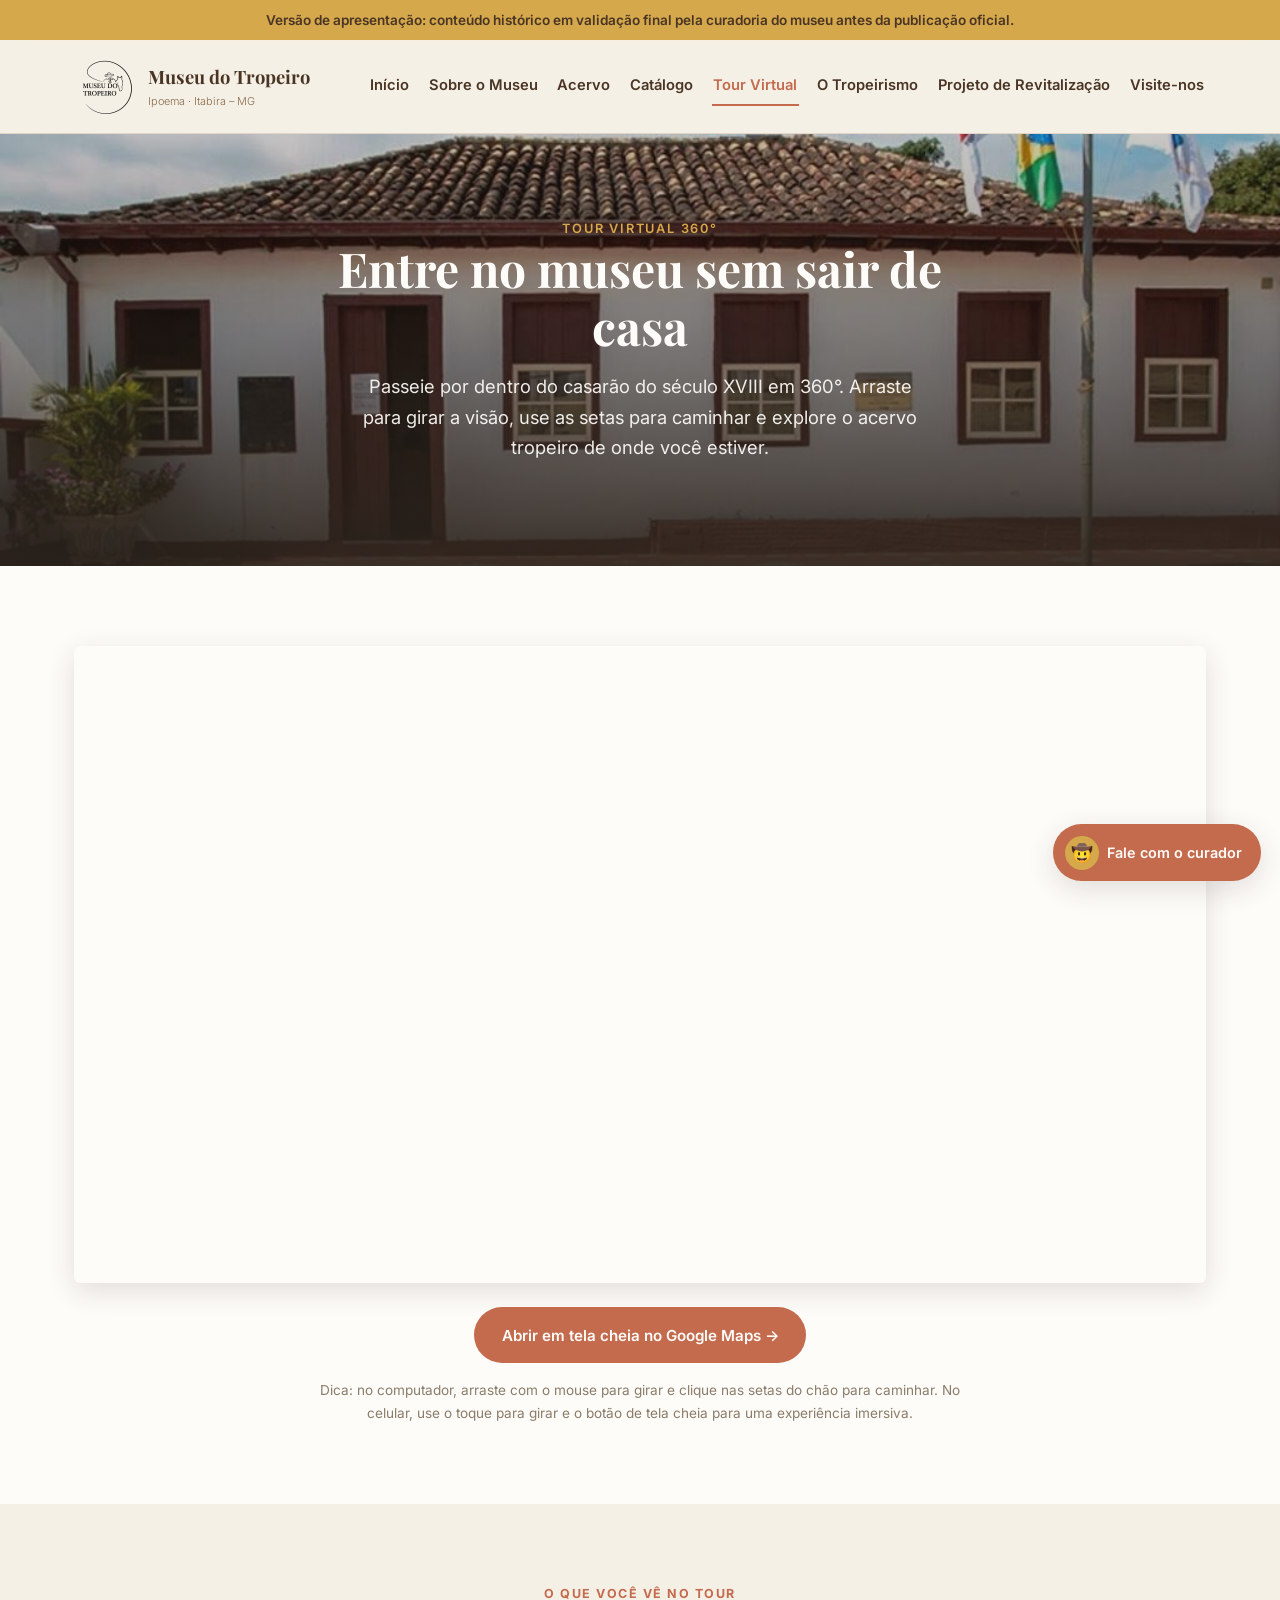
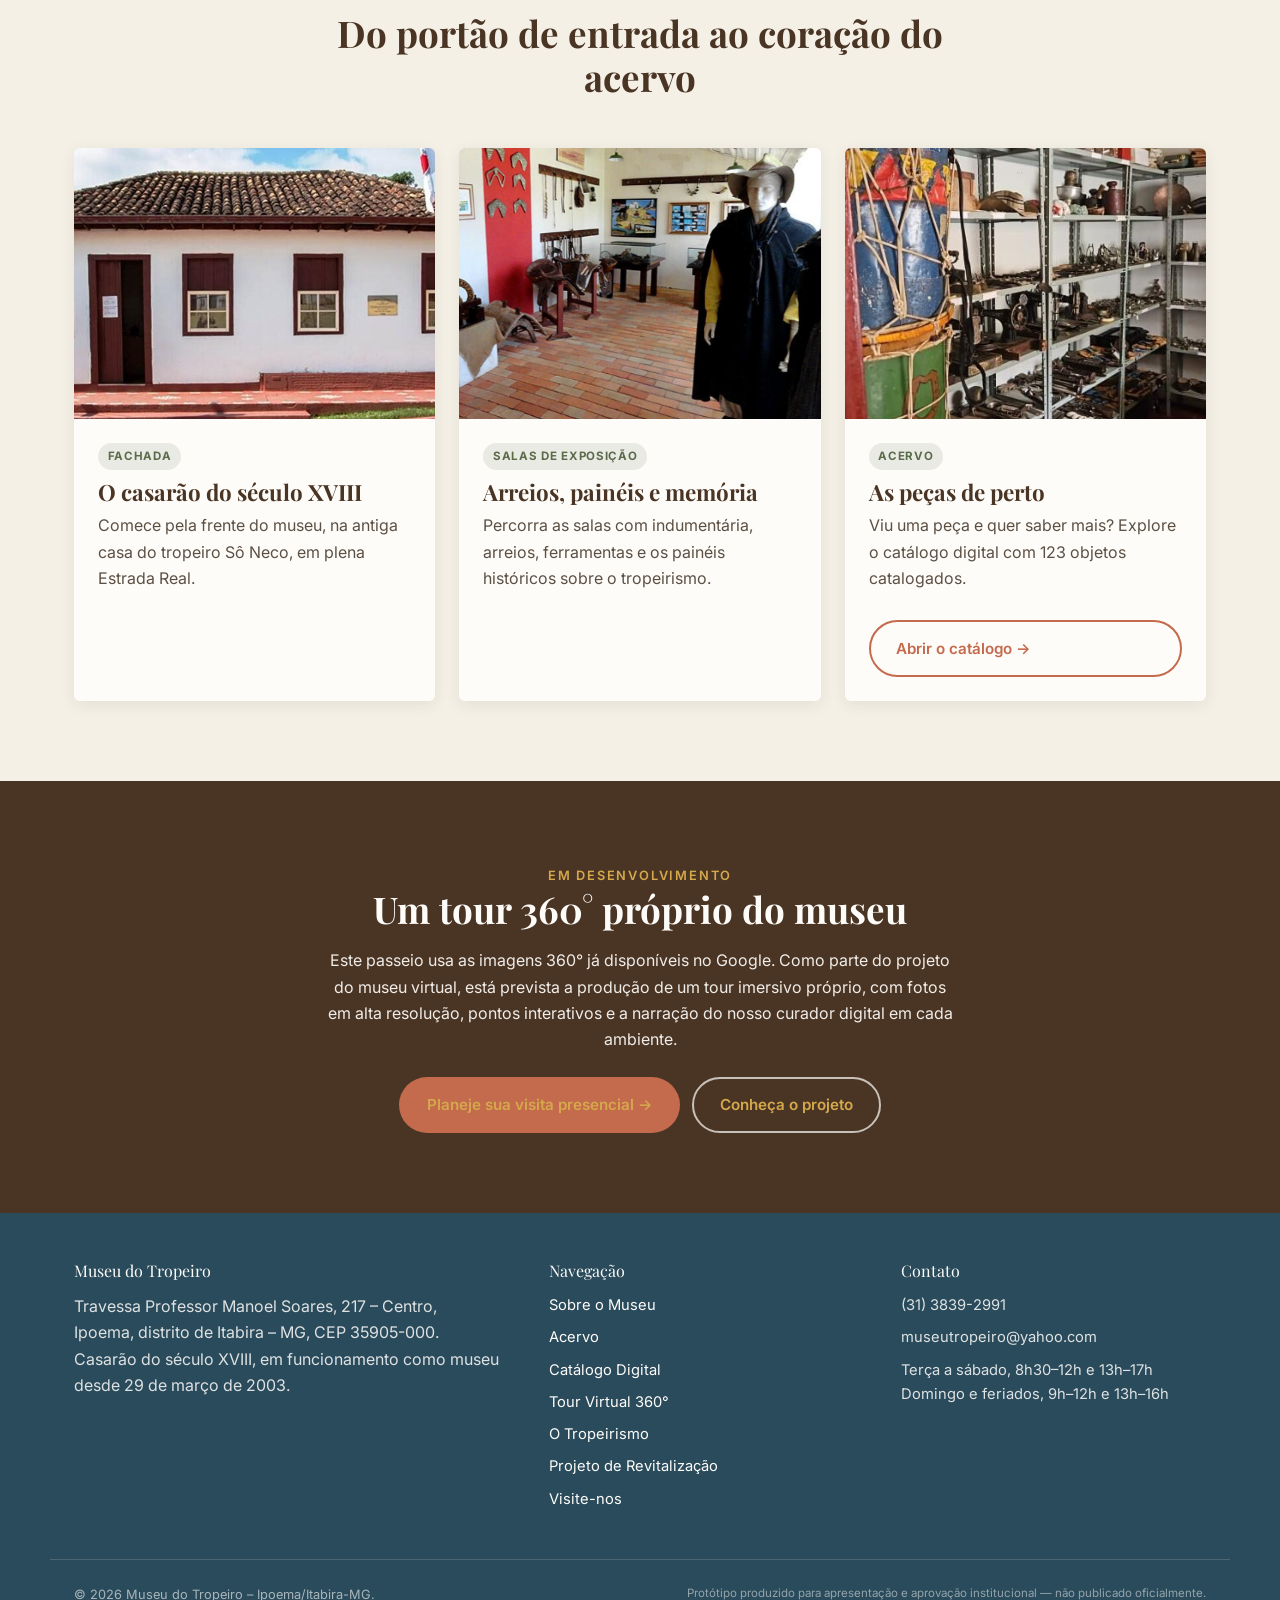
<file: tour-virtual.html>
<!DOCTYPE html>
<html lang="pt-BR">
<head>
<meta charset="UTF-8">
<meta name="viewport" content="width=device-width, initial-scale=1.0">
<title>Tour Virtual 360° | Museu do Tropeiro – Ipoema, Itabira-MG</title>
<meta name="description" content="Faça um tour virtual em 360° pelo Museu do Tropeiro, em Ipoema (Itabira-MG). Passeie por dentro do casarão histórico direto do seu navegador.">
<link rel="canonical" href="https://www.museudotropeiro.org.br/tour-virtual.html">
<meta property="og:title" content="Tour Virtual 360° — Museu do Tropeiro">
<meta property="og:description" content="Passeie por dentro do Museu do Tropeiro em 360°, sem sair de casa.">
<meta property="og:type" content="website">
<link rel="preconnect" href="https://fonts.googleapis.com">
<link rel="preconnect" href="https://fonts.gstatic.com" crossorigin>
<link href="https://fonts.googleapis.com/css2?family=Playfair+Display:wght@400;700&family=Inter:wght@300;400;600;700&display=swap" rel="stylesheet">
<link rel="icon" href="assets/logo/favicon-32.png" type="image/png">
<link rel="apple-touch-icon" href="assets/logo/favicon.png">
<link rel="stylesheet" href="style.css">
</head>
<body>
<a class="skip-link" href="#conteudo-principal">Pular para o conteúdo principal</a>
<div class="faixa-aviso">Versão de apresentação: conteúdo histórico em validação final pela curadoria do museu antes da publicação oficial.</div>

<header class="header">
  <div class="header__inner">
    <a href="index.html" class="brand">
      <img src="assets/logo/logo.png" alt="Logomarca do Museu do Tropeiro" class="brand__logo" width="64" height="64">
      <span>Museu do Tropeiro<small>Ipoema · Itabira – MG</small></span>
    </a>
    <button class="menu-toggle" aria-label="Abrir menu" aria-expanded="false" aria-controls="menu-principal">
      <svg viewBox="0 0 24 24" fill="none" stroke="currentColor" stroke-width="2" stroke-linecap="round" aria-hidden="true"><line x1="3" y1="6" x2="21" y2="6"/><line x1="3" y1="12" x2="21" y2="12"/><line x1="3" y1="18" x2="21" y2="18"/></svg>
    </button>
    <nav class="nav" id="menu-principal" aria-label="Menu principal">
      <a href="index.html">Início</a>
      <a href="sobre.html">Sobre o Museu</a>
      <a href="acervo.html">Acervo</a>
      <a href="catalogo.html">Catálogo</a>
      <a href="tour-virtual.html">Tour Virtual</a>
      <a href="tropeirismo.html">O Tropeirismo</a>
      <a href="projeto.html">Projeto de Revitalização</a>
      <a href="visite.html">Visite-nos</a>
    </nav>
  </div>
</header>
<div class="nav-overlay"></div>

<main id="conteudo-principal">

  <section class="hero hero--pagina" style="background-image:url('assets/images/hero-fachada.jpg');">
    <div class="hero__content">
      <span class="hero__eyebrow">Tour Virtual 360°</span>
      <h1>Entre no museu sem sair de casa</h1>
      <p class="lead">Passeie por dentro do casarão do século XVIII em 360°. Arraste para girar a visão, use as setas para caminhar e explore o acervo tropeiro de onde você estiver.</p>
    </div>
  </section>

  <section class="secao-branca visita-virtual">
    <div class="container">
      <div class="aspecto-16-9 reveal" style="box-shadow:var(--sombra-media);">
        <iframe
          title="Tour virtual em 360° pelo interior do Museu do Tropeiro, em Ipoema"
          src="https://maps.google.com/maps?q=&layer=c&cbll=-19.621992,-43.434311&cbp=12,0,0,0,0&output=svembed"
          loading="lazy" referrerpolicy="no-referrer-when-downgrade" allowfullscreen>
        </iframe>
      </div>
      <div class="text-center reveal" style="margin-top:var(--espaco-md);">
        <a class="btn btn--primario" href="https://www.google.com/maps/search/?api=1&query=Museu%20do%20Tropeiro%20Ipoema%20Itabira" target="_blank" rel="noopener">Abrir em tela cheia no Google Maps →</a>
      </div>
      <p class="text-center reveal" style="font-size:0.85rem; color:#8a7c6a; max-width:640px; margin:var(--espaco-sm) auto 0;">
        Dica: no computador, arraste com o mouse para girar e clique nas setas do chão para caminhar. No celular, use o toque para girar e o botão de tela cheia para uma experiência imersiva.
      </p>
    </div>
  </section>

  <section class="secao-creme">
    <div class="container">
      <div class="secao-cabecalho reveal">
        <span class="eyebrow">O que você vê no tour</span>
        <h2>Do portão de entrada ao coração do acervo</h2>
      </div>
      <div class="grid grid--3">
        <div class="card reveal">
          <img class="card__img" src="assets/images/hero-fachada.jpg" alt="Fachada do casarão histórico do Museu do Tropeiro" loading="lazy">
          <div class="card__body">
            <span class="card__tag">Fachada</span>
            <h3>O casarão do século XVIII</h3>
            <p>Comece pela frente do museu, na antiga casa do tropeiro Sô Neco, em plena Estrada Real.</p>
          </div>
        </div>
        <div class="card reveal">
          <img class="card__img" src="assets/images/interior-exposicao.jpg" alt="Sala de exposição do museu com arreios e utensílios tropeiros" loading="lazy">
          <div class="card__body">
            <span class="card__tag">Salas de exposição</span>
            <h3>Arreios, painéis e memória</h3>
            <p>Percorra as salas com indumentária, arreios, ferramentas e os painéis históricos sobre o tropeirismo.</p>
          </div>
        </div>
        <div class="card reveal">
          <img class="card__img" src="assets/images/reserva-tecnica.jpg" alt="Peças do acervo do museu em exposição" loading="lazy">
          <div class="card__body">
            <span class="card__tag">Acervo</span>
            <h3>As peças de perto</h3>
            <p>Viu uma peça e quer saber mais? Explore o catálogo digital com 123 objetos catalogados.</p>
            <a href="catalogo.html" class="btn btn--outline" style="margin-top:0.8rem;">Abrir o catálogo →</a>
          </div>
        </div>
      </div>
    </div>
  </section>

  <section class="secao-escura">
    <div class="container text-center reveal" style="max-width:680px;">
      <span class="hero__eyebrow">Em desenvolvimento</span>
      <h2>Um tour 360° próprio do museu</h2>
      <p>Este passeio usa as imagens 360° já disponíveis no Google. Como parte do projeto do museu virtual, está prevista a produção de um tour imersivo próprio, com fotos em alta resolução, pontos interativos e a narração do nosso curador digital em cada ambiente.</p>
      <div style="display:flex; gap:0.8rem; justify-content:center; flex-wrap:wrap; margin-top:var(--espaco-md);">
        <a href="visite.html" class="btn btn--primario">Planeje sua visita presencial →</a>
        <a href="projeto.html" class="btn btn--fantasma">Conheça o projeto</a>
      </div>
    </div>
  </section>

</main>

<footer class="rodape">
  <div class="container rodape-grid">
    <div>
      <h4>Museu do Tropeiro</h4>
      <p>Travessa Professor Manoel Soares, 217 – Centro, Ipoema, distrito de Itabira – MG, CEP 35905-000. Casarão do século XVIII, em funcionamento como museu desde 29 de março de 2003.</p>
    </div>
    <div>
      <h4>Navegação</h4>
      <ul>
        <li><a href="sobre.html">Sobre o Museu</a></li>
        <li><a href="acervo.html">Acervo</a></li>
        <li><a href="catalogo.html">Catálogo Digital</a></li>
        <li><a href="tour-virtual.html">Tour Virtual 360°</a></li>
        <li><a href="tropeirismo.html">O Tropeirismo</a></li>
        <li><a href="projeto.html">Projeto de Revitalização</a></li>
        <li><a href="visite.html">Visite-nos</a></li>
      </ul>
    </div>
    <div>
      <h4>Contato</h4>
      <ul>
        <li>(31) 3839-2991</li>
        <li>museutropeiro@yahoo.com</li>
        <li>Terça a sábado, 8h30–12h e 13h–17h<br>Domingo e feriados, 9h–12h e 13h–16h</li>
      </ul>
    </div>
  </div>
  <div class="container rodape-base">
    <span>© 2026 Museu do Tropeiro – Ipoema/Itabira-MG.</span>
    <span class="selo-nota">Protótipo produzido para apresentação e aprovação institucional — não publicado oficialmente.</span>
  </div>
</footer>
<script src="script.js" defer></script>
<script src="curador.js" defer></script>
</body>
</html>
</file>
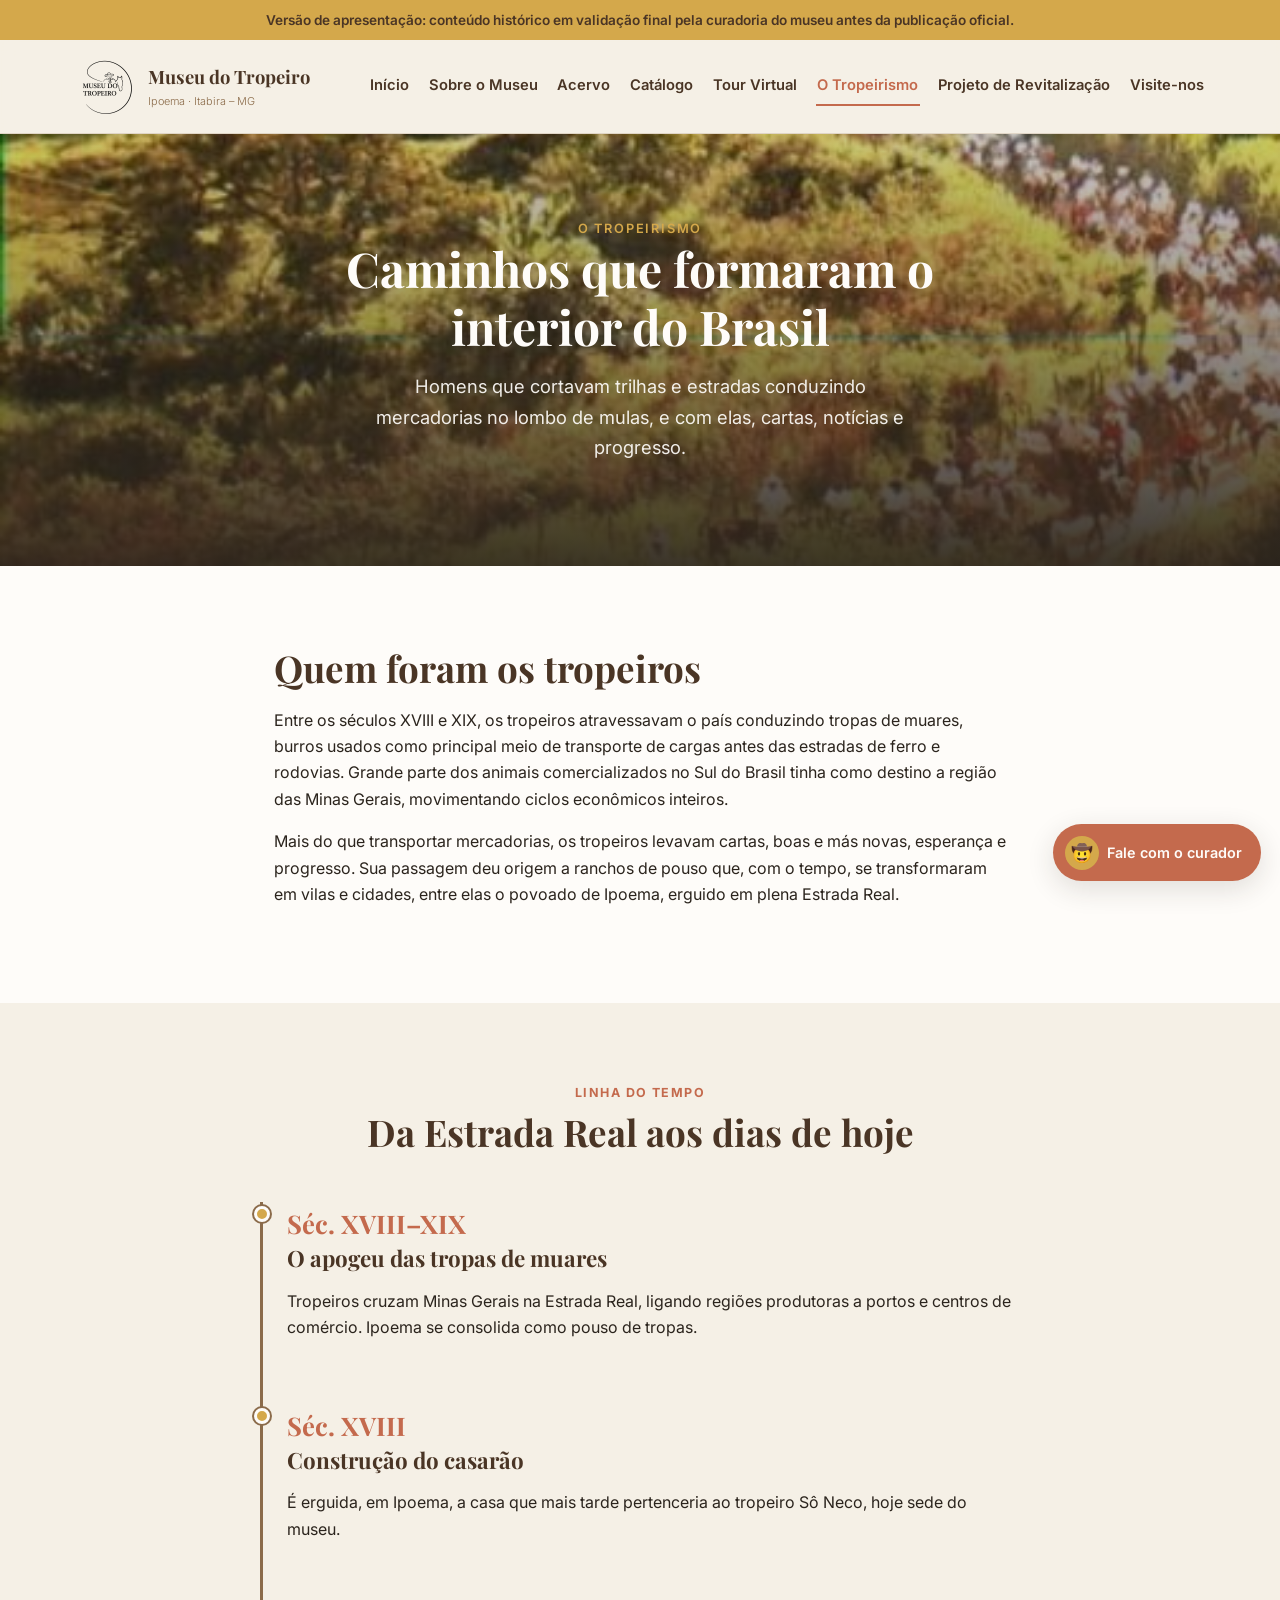
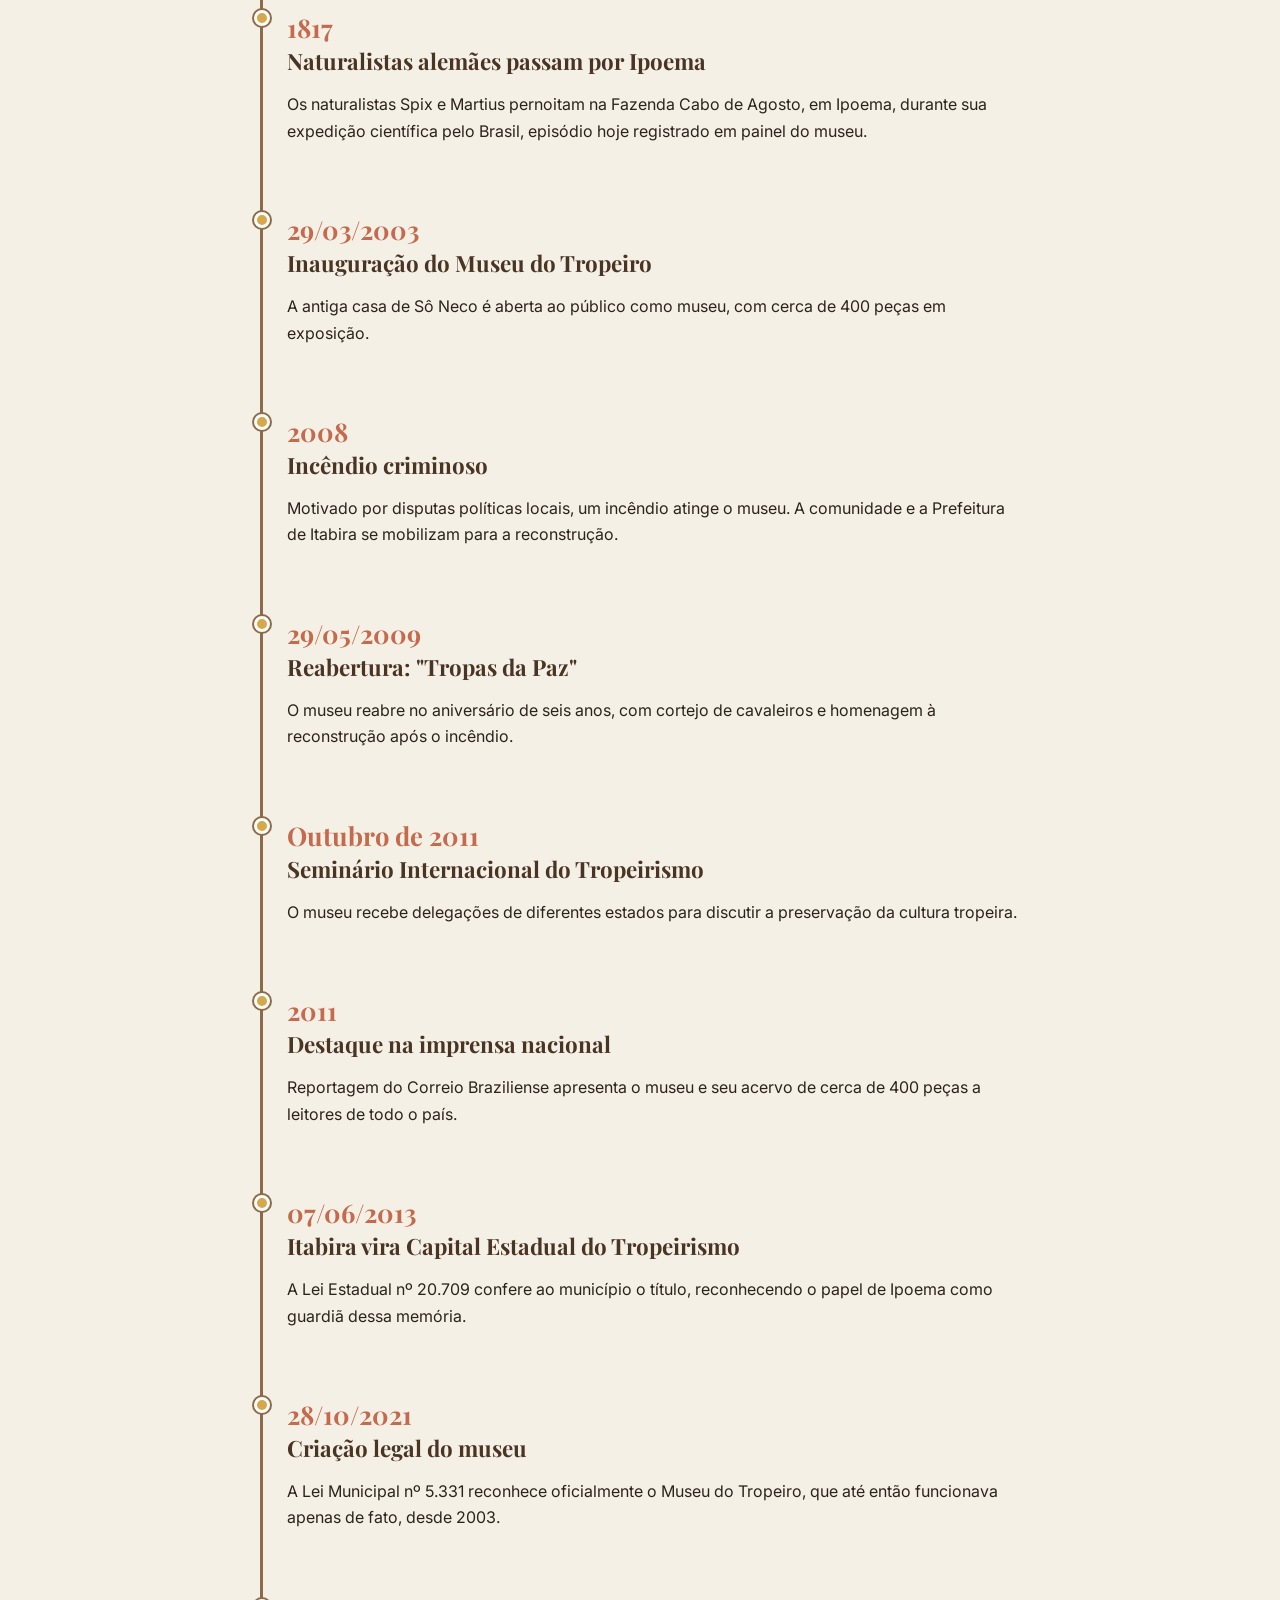
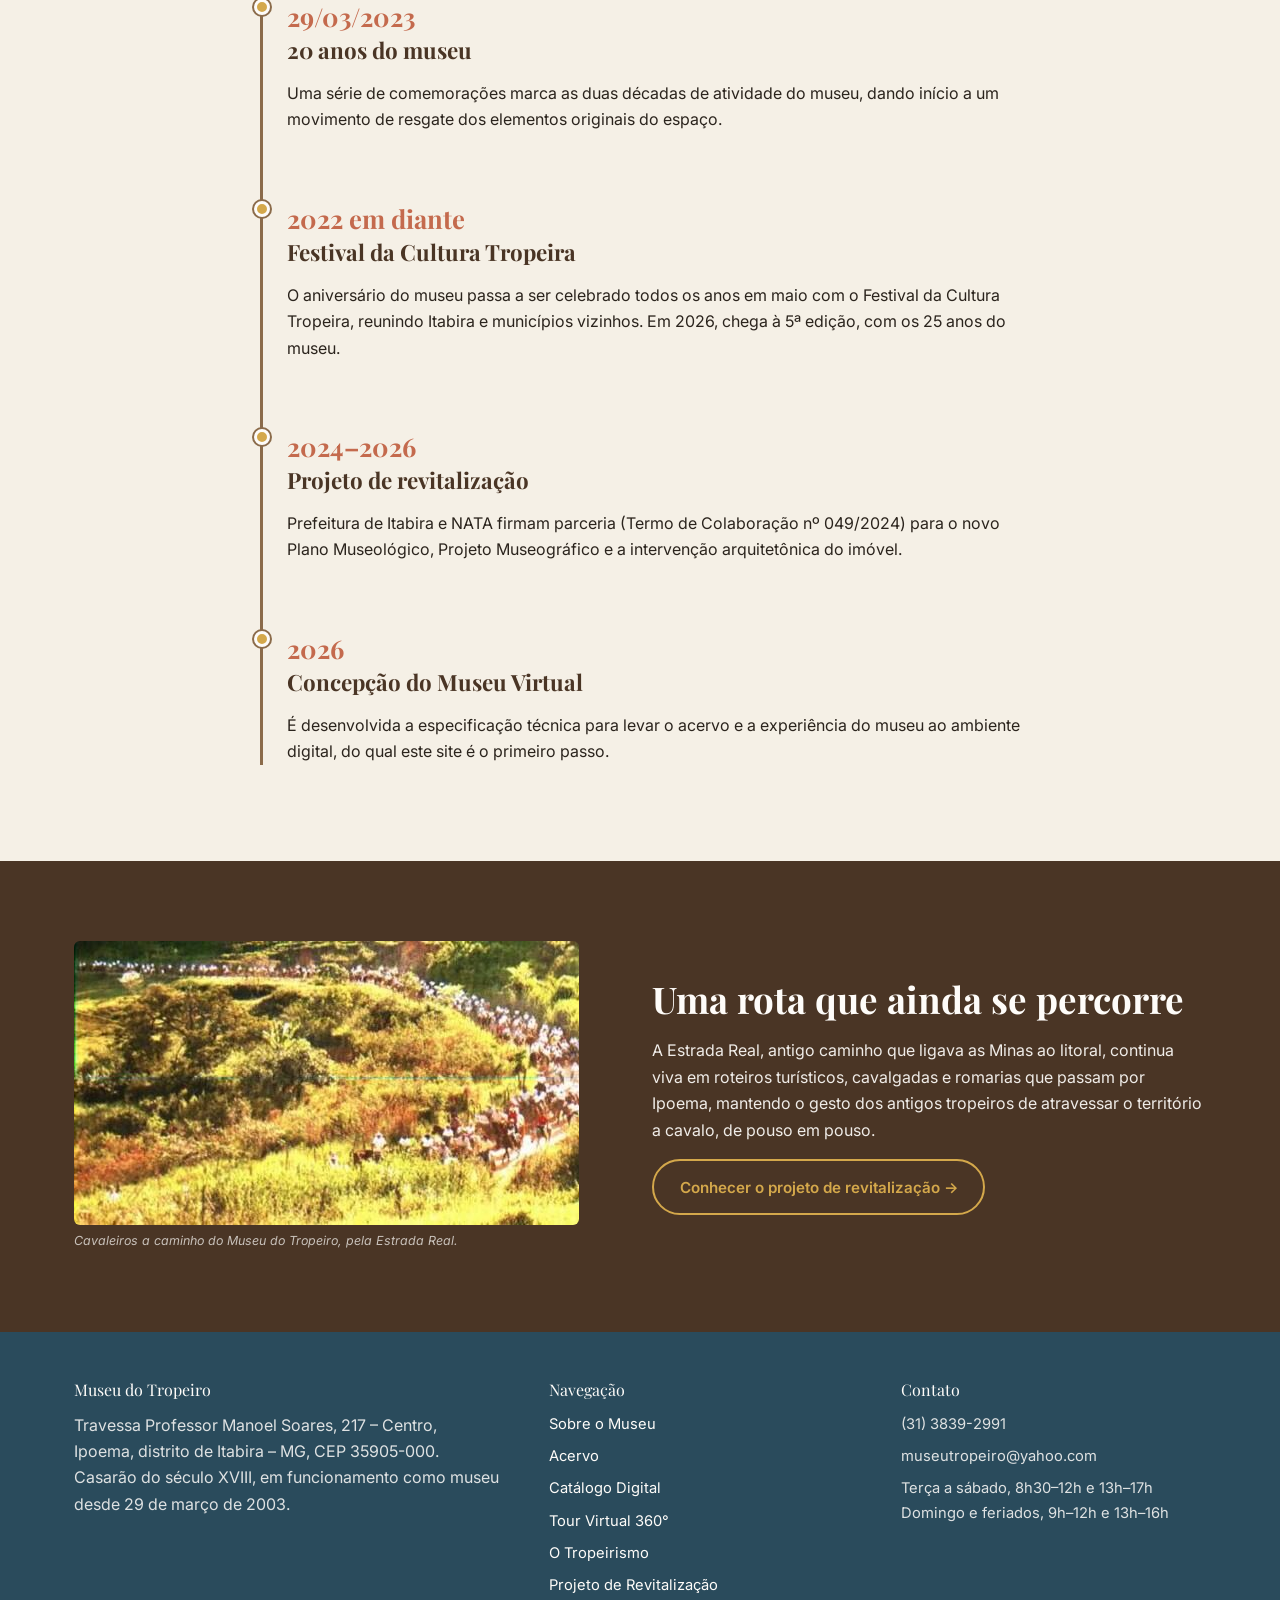
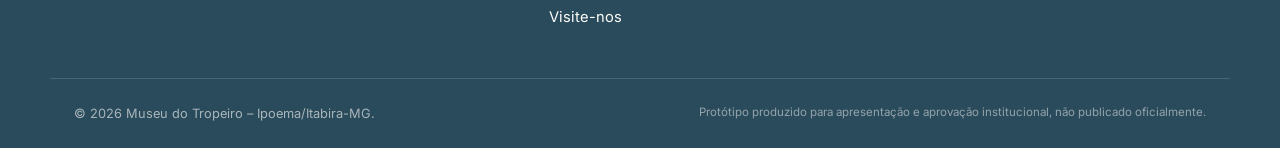
<file: tropeirismo.html>
<!DOCTYPE html>
<html lang="pt-BR">
<head>
<meta charset="UTF-8">
<meta name="viewport" content="width=device-width, initial-scale=1.0">
<title>O Tropeirismo | Museu do Tropeiro – Ipoema, Itabira-MG</title>
<meta name="description" content="Linha do tempo do tropeirismo em Ipoema: da vocação de pouso na Estrada Real à inauguração do museu em 2003 e ao projeto de revitalização atual.">
<link rel="canonical" href="https://www.museudotropeiro.org.br/tropeirismo.html">
<meta property="og:title" content="O Tropeirismo | Museu do Tropeiro">
<meta property="og:description" content="A trajetória dos tropeiros e a linha do tempo do Museu do Tropeiro em Ipoema, Itabira-MG.">
<meta property="og:type" content="website">
<link rel="preconnect" href="https://fonts.googleapis.com">
<link rel="preconnect" href="https://fonts.gstatic.com" crossorigin>
<link href="https://fonts.googleapis.com/css2?family=Playfair+Display:wght@400;700&family=Inter:wght@300;400;600;700&display=swap" rel="stylesheet">
<link rel="icon" href="assets/logo/favicon-32.png" type="image/png">
<link rel="apple-touch-icon" href="assets/logo/favicon.png">
<link rel="stylesheet" href="style.css">
</head>
<body>
<a class="skip-link" href="#conteudo-principal">Pular para o conteúdo principal</a>
<div class="faixa-aviso">Versão de apresentação: conteúdo histórico em validação final pela curadoria do museu antes da publicação oficial.</div>

<header class="header">
  <div class="header__inner">
    <a href="index.html" class="brand">
      <img src="assets/logo/logo.png" alt="Logomarca do Museu do Tropeiro" class="brand__logo" width="64" height="64">
      <span>Museu do Tropeiro<small>Ipoema · Itabira – MG</small></span>
    </a>
    <button class="menu-toggle" aria-label="Abrir menu" aria-expanded="false" aria-controls="menu-principal">
      <svg viewBox="0 0 24 24" fill="none" stroke="currentColor" stroke-width="2" stroke-linecap="round" aria-hidden="true"><line x1="3" y1="6" x2="21" y2="6"/><line x1="3" y1="12" x2="21" y2="12"/><line x1="3" y1="18" x2="21" y2="18"/></svg>
    </button>
    <nav class="nav" id="menu-principal" aria-label="Menu principal">
      <a href="index.html">Início</a>
      <a href="sobre.html">Sobre o Museu</a>
      <a href="acervo.html">Acervo</a>
      <a href="catalogo.html">Catálogo</a>
      <a href="tour-virtual.html">Tour Virtual</a>
      <a href="tropeirismo.html">O Tropeirismo</a>
      <a href="projeto.html">Projeto de Revitalização</a>
      <a href="visite.html">Visite-nos</a>
    </nav>
  </div>
</header>
<div class="nav-overlay"></div>

<main id="conteudo-principal">

  <section class="hero hero--pagina" style="background-image:url('assets/images/cavalgada-estrada-real.jpg');">
    <div class="hero__content">
      <span class="hero__eyebrow">O Tropeirismo</span>
      <h1>Caminhos que formaram o interior do Brasil</h1>
      <p class="lead">Homens que cortavam trilhas e estradas conduzindo mercadorias no lombo de mulas, e com elas, cartas, notícias e progresso.</p>
    </div>
  </section>

  <section class="secao-branca">
    <div class="container" style="max-width:780px;">
      <div class="reveal">
        <h2>Quem foram os tropeiros</h2>
        <p>Entre os séculos XVIII e XIX, os tropeiros atravessavam o país conduzindo tropas de muares, burros usados como principal meio de transporte de cargas antes das estradas de ferro e rodovias. Grande parte dos animais comercializados no Sul do Brasil tinha como destino a região das Minas Gerais, movimentando ciclos econômicos inteiros.</p>
        <p>Mais do que transportar mercadorias, os tropeiros levavam cartas, boas e más novas, esperança e progresso. Sua passagem deu origem a ranchos de pouso que, com o tempo, se transformaram em vilas e cidades, entre elas o povoado de Ipoema, erguido em plena Estrada Real.</p>
      </div>
    </div>
  </section>

  <section class="secao-creme">
    <div class="container">
      <div class="secao-cabecalho reveal">
        <span class="eyebrow">Linha do tempo</span>
        <h2>Da Estrada Real aos dias de hoje</h2>
      </div>
      <div class="linha-tempo reveal" style="max-width:760px; margin:0 auto;">
        <div class="marco">
          <div class="marco__ano">Séc. XVIII–XIX</div>
          <h3>O apogeu das tropas de muares</h3>
          <p>Tropeiros cruzam Minas Gerais na Estrada Real, ligando regiões produtoras a portos e centros de comércio. Ipoema se consolida como pouso de tropas.</p>
        </div>
        <div class="marco">
          <div class="marco__ano">Séc. XVIII</div>
          <h3>Construção do casarão</h3>
          <p>É erguida, em Ipoema, a casa que mais tarde pertenceria ao tropeiro Sô Neco, hoje sede do museu.</p>
        </div>
        <div class="marco">
          <div class="marco__ano">1817</div>
          <h3>Naturalistas alemães passam por Ipoema</h3>
          <p>Os naturalistas Spix e Martius pernoitam na Fazenda Cabo de Agosto, em Ipoema, durante sua expedição científica pelo Brasil, episódio hoje registrado em painel do museu.</p>
        </div>
        <div class="marco">
          <div class="marco__ano">29/03/2003</div>
          <h3>Inauguração do Museu do Tropeiro</h3>
          <p>A antiga casa de Sô Neco é aberta ao público como museu, com cerca de 400 peças em exposição.</p>
        </div>
        <div class="marco">
          <div class="marco__ano">2008</div>
          <h3>Incêndio criminoso</h3>
          <p>Motivado por disputas políticas locais, um incêndio atinge o museu. A comunidade e a Prefeitura de Itabira se mobilizam para a reconstrução.</p>
        </div>
        <div class="marco">
          <div class="marco__ano">29/05/2009</div>
          <h3>Reabertura: "Tropas da Paz"</h3>
          <p>O museu reabre no aniversário de seis anos, com cortejo de cavaleiros e homenagem à reconstrução após o incêndio.</p>
        </div>
        <div class="marco">
          <div class="marco__ano">Outubro de 2011</div>
          <h3>Seminário Internacional do Tropeirismo</h3>
          <p>O museu recebe delegações de diferentes estados para discutir a preservação da cultura tropeira.</p>
        </div>
        <div class="marco">
          <div class="marco__ano">2011</div>
          <h3>Destaque na imprensa nacional</h3>
          <p>Reportagem do Correio Braziliense apresenta o museu e seu acervo de cerca de 400 peças a leitores de todo o país.</p>
        </div>
        <div class="marco">
          <div class="marco__ano">07/06/2013</div>
          <h3>Itabira vira Capital Estadual do Tropeirismo</h3>
          <p>A Lei Estadual nº 20.709 confere ao município o título, reconhecendo o papel de Ipoema como guardiã dessa memória.</p>
        </div>
        <div class="marco">
          <div class="marco__ano">28/10/2021</div>
          <h3>Criação legal do museu</h3>
          <p>A Lei Municipal nº 5.331 reconhece oficialmente o Museu do Tropeiro, que até então funcionava apenas de fato, desde 2003.</p>
        </div>
        <div class="marco">
          <div class="marco__ano">29/03/2023</div>
          <h3>20 anos do museu</h3>
          <p>Uma série de comemorações marca as duas décadas de atividade do museu, dando início a um movimento de resgate dos elementos originais do espaço.</p>
        </div>
        <div class="marco">
          <div class="marco__ano">2022 em diante</div>
          <h3>Festival da Cultura Tropeira</h3>
          <p>O aniversário do museu passa a ser celebrado todos os anos em maio com o Festival da Cultura Tropeira, reunindo Itabira e municípios vizinhos. Em 2026, chega à 5ª edição, com os 25 anos do museu.</p>
        </div>
        <div class="marco">
          <div class="marco__ano">2024–2026</div>
          <h3>Projeto de revitalização</h3>
          <p>Prefeitura de Itabira e NATA firmam parceria (Termo de Colaboração nº 049/2024) para o novo Plano Museológico, Projeto Museográfico e a intervenção arquitetônica do imóvel.</p>
        </div>
        <div class="marco">
          <div class="marco__ano">2026</div>
          <h3>Concepção do Museu Virtual</h3>
          <p>É desenvolvida a especificação técnica para levar o acervo e a experiência do museu ao ambiente digital, do qual este site é o primeiro passo.</p>
        </div>
      </div>
    </div>
  </section>

  <section class="secao-escura">
    <div class="container grid grid--2" style="align-items:center;">
      <figure class="foto-credito reveal">
        <img src="assets/images/cavalgada-estrada-real.jpg" alt="Longa fila de cavaleiros percorrendo a Estrada Real em direção ao museu" loading="lazy">
        <figcaption style="color:rgba(254,252,249,0.7);">Cavaleiros a caminho do Museu do Tropeiro, pela Estrada Real.</figcaption>
      </figure>
      <div class="reveal">
        <h2>Uma rota que ainda se percorre</h2>
        <p>A Estrada Real, antigo caminho que ligava as Minas ao litoral, continua viva em roteiros turísticos, cavalgadas e romarias que passam por Ipoema, mantendo o gesto dos antigos tropeiros de atravessar o território a cavalo, de pouso em pouso.</p>
        <a href="projeto.html" class="btn btn--outline" style="border-color:var(--cor-dourado); color:var(--cor-dourado);">Conhecer o projeto de revitalização →</a>
      </div>
    </div>
  </section>

</main>

<footer class="rodape">
  <div class="container rodape-grid">
    <div>
      <h4>Museu do Tropeiro</h4>
      <p>Travessa Professor Manoel Soares, 217 – Centro, Ipoema, distrito de Itabira – MG, CEP 35905-000. Casarão do século XVIII, em funcionamento como museu desde 29 de março de 2003.</p>
    </div>
    <div>
      <h4>Navegação</h4>
      <ul>
        <li><a href="sobre.html">Sobre o Museu</a></li>
        <li><a href="acervo.html">Acervo</a></li>
        <li><a href="catalogo.html">Catálogo Digital</a></li>
        <li><a href="tour-virtual.html">Tour Virtual 360°</a></li>
        <li><a href="tropeirismo.html">O Tropeirismo</a></li>
        <li><a href="projeto.html">Projeto de Revitalização</a></li>
        <li><a href="visite.html">Visite-nos</a></li>
      </ul>
    </div>
    <div>
      <h4>Contato</h4>
      <ul>
        <li>(31) 3839-2991</li>
        <li>museutropeiro@yahoo.com</li>
        <li>Terça a sábado, 8h30–12h e 13h–17h<br>Domingo e feriados, 9h–12h e 13h–16h</li>
      </ul>
    </div>
  </div>
  <div class="container rodape-base">
    <span>© 2026 Museu do Tropeiro – Ipoema/Itabira-MG.</span>
    <span class="selo-nota">Protótipo produzido para apresentação e aprovação institucional, não publicado oficialmente.</span>
  </div>
</footer>
<script src="script.js" defer></script>
<script src="curador.js" defer></script>
</body>
</html>
</file>
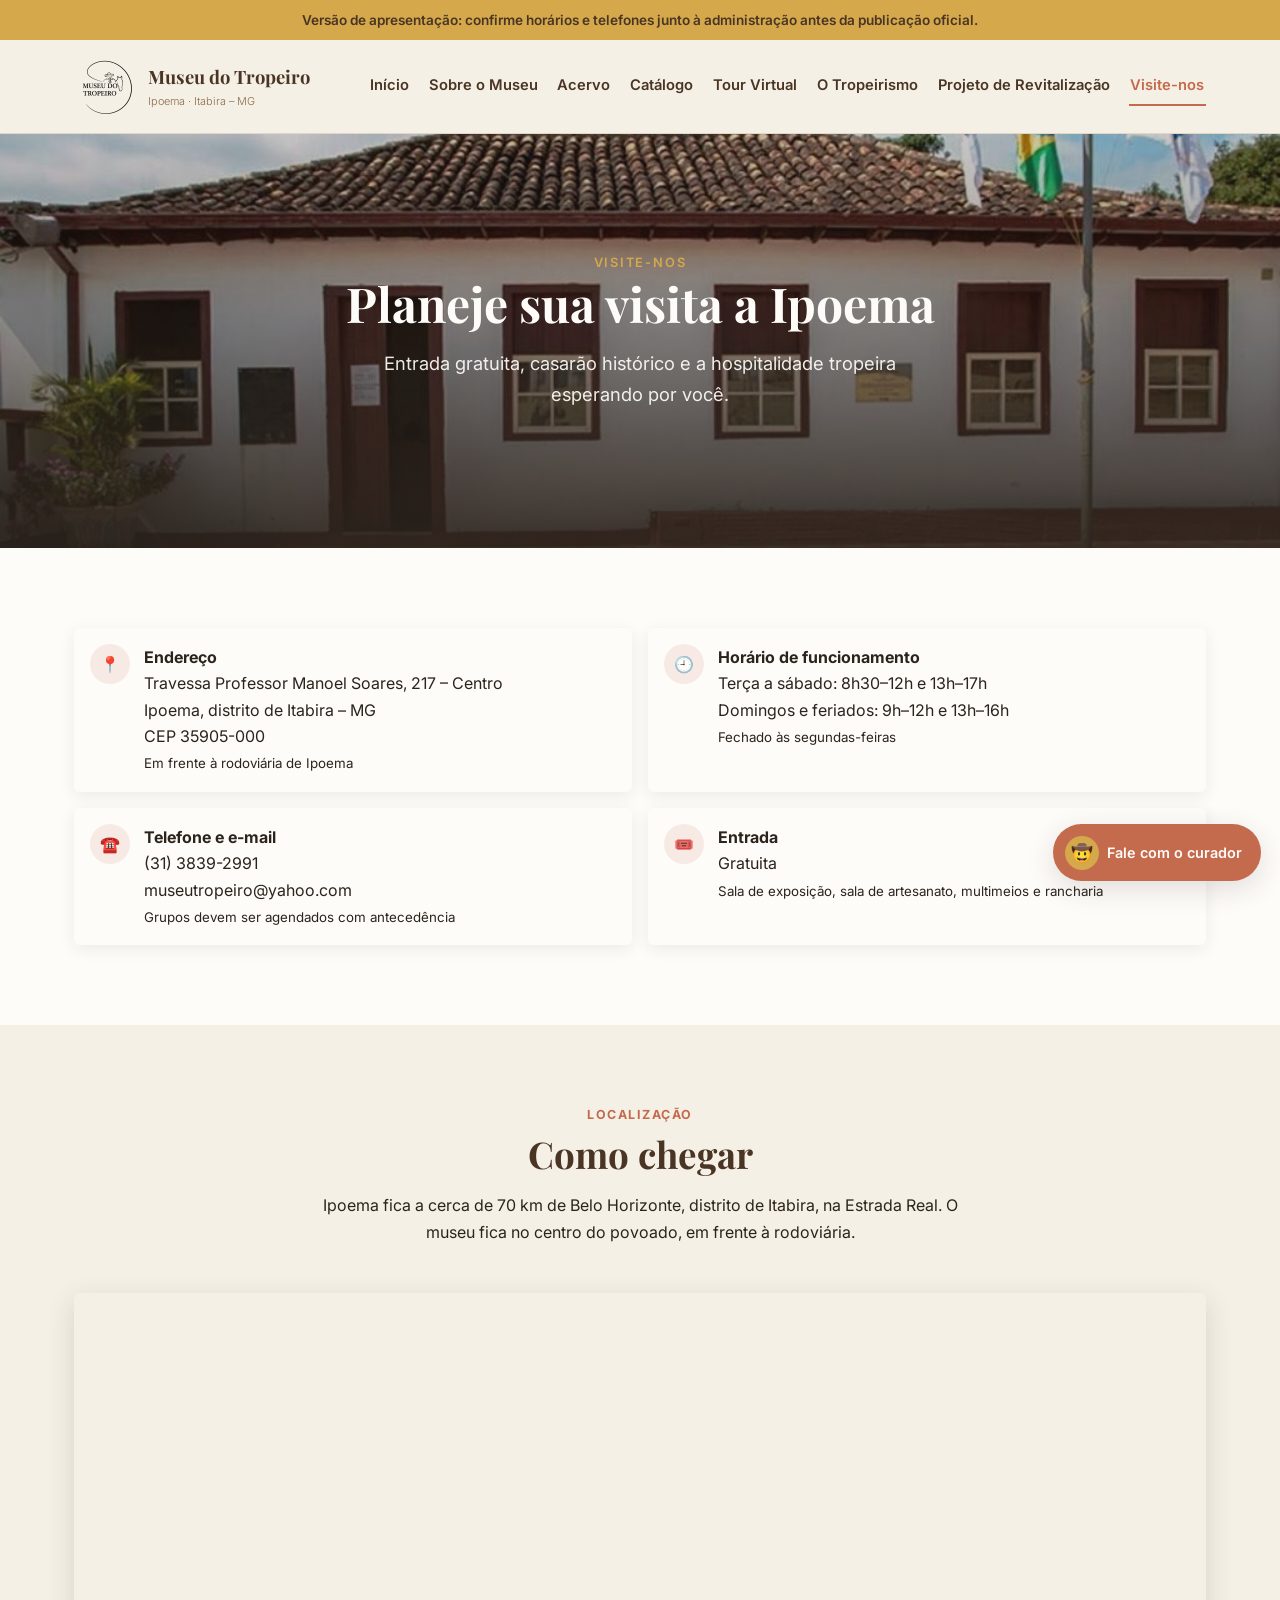
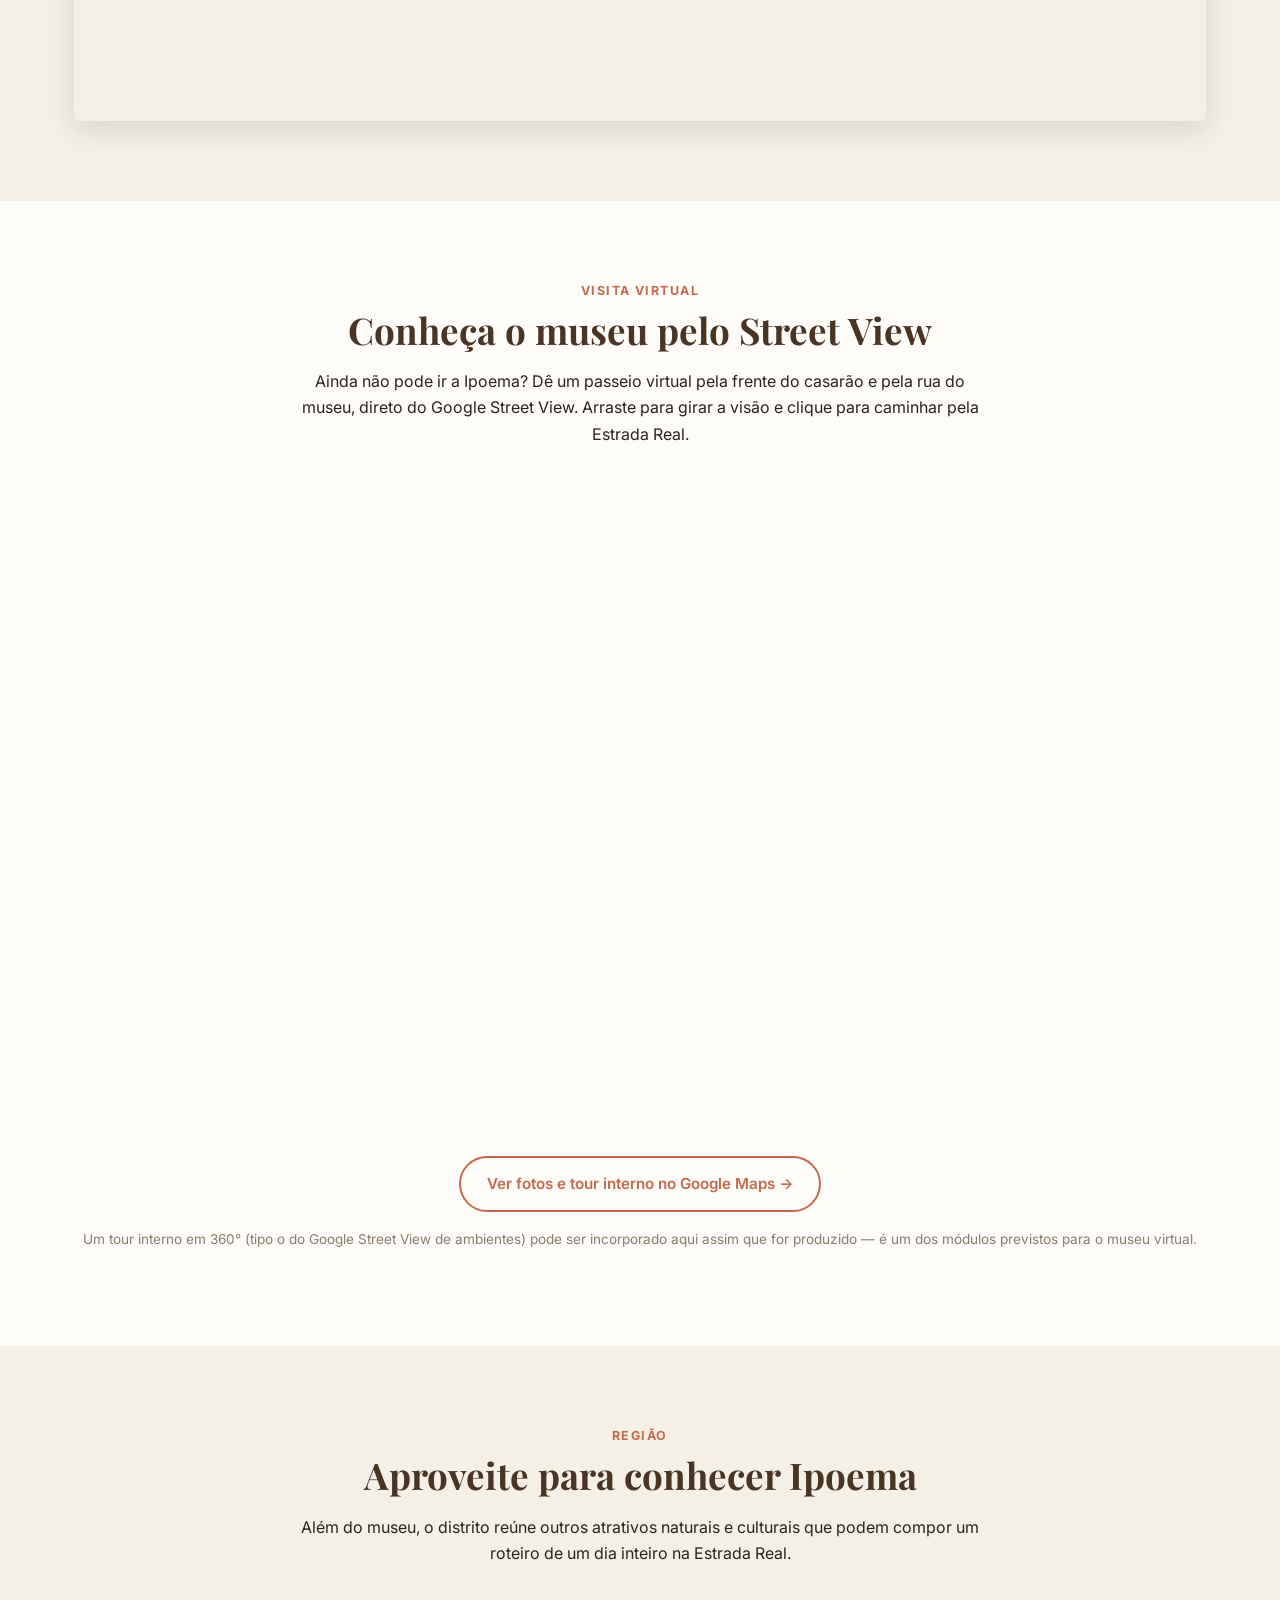
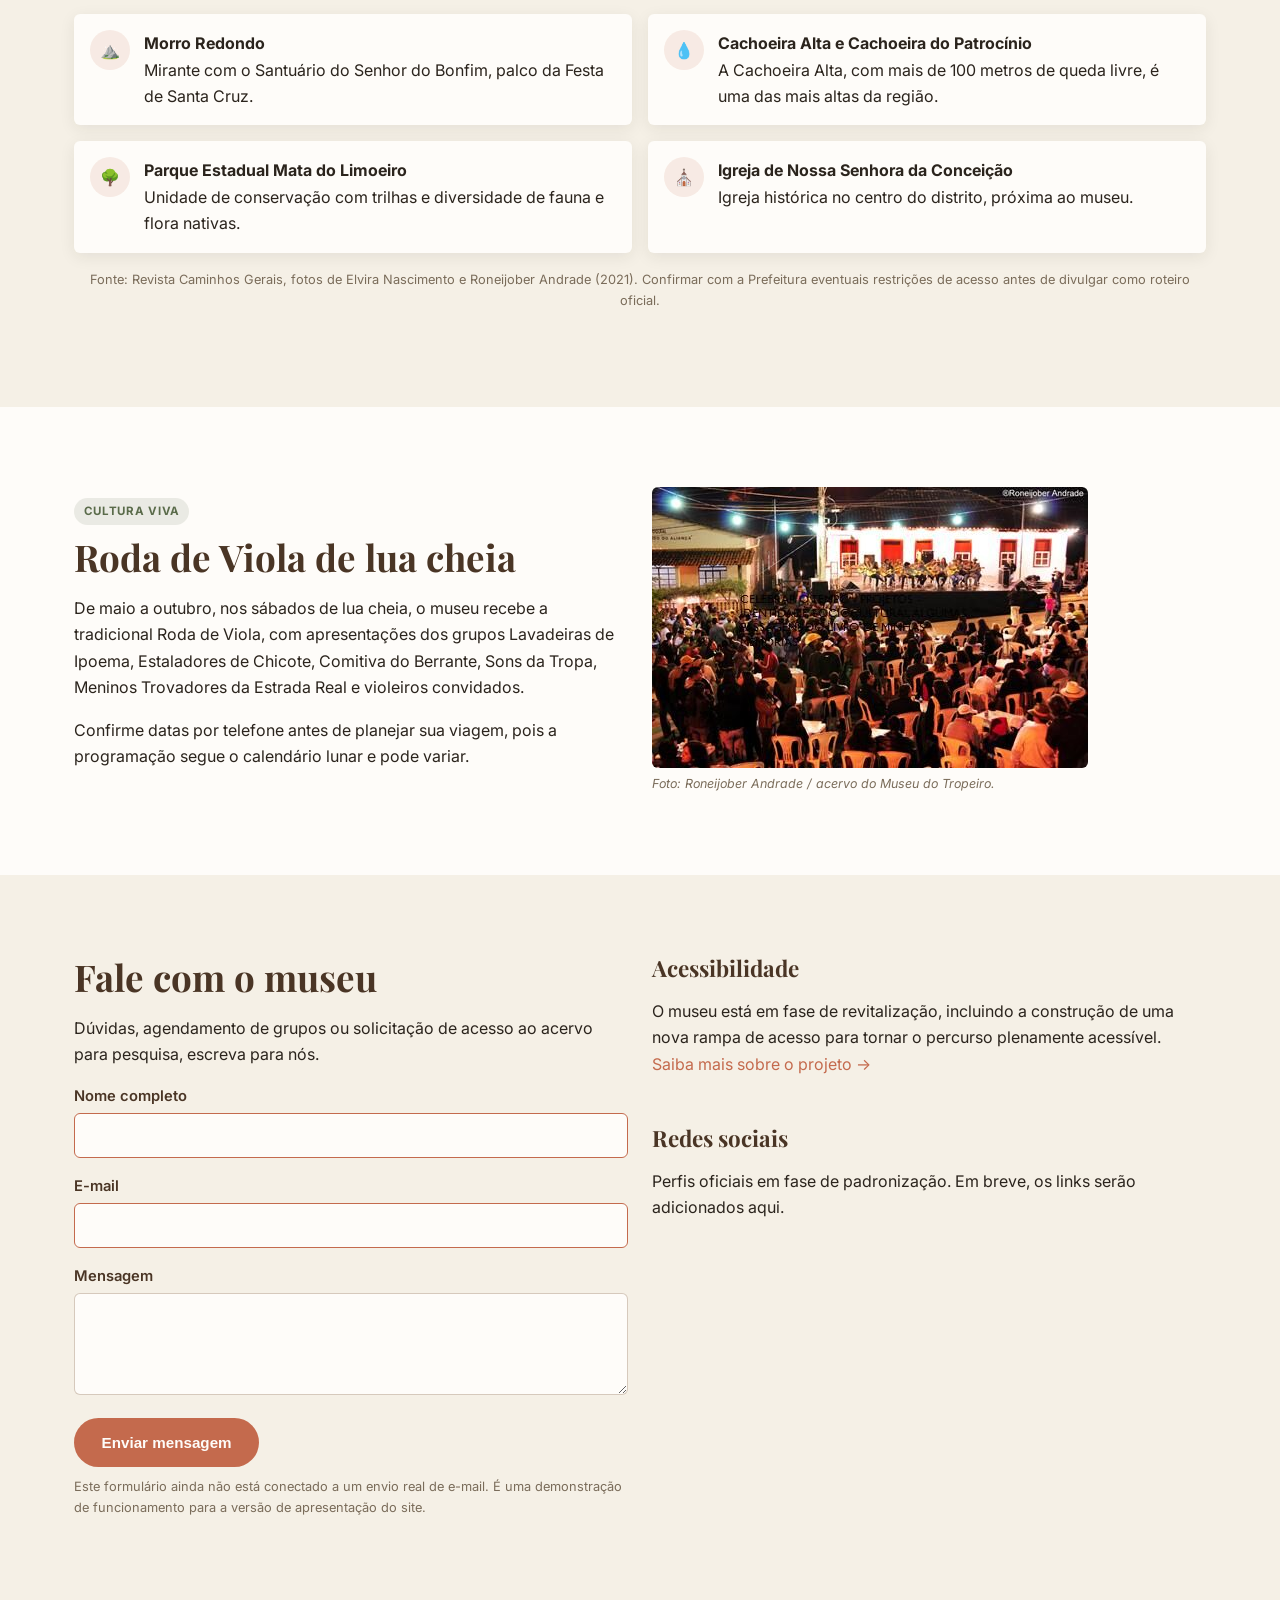
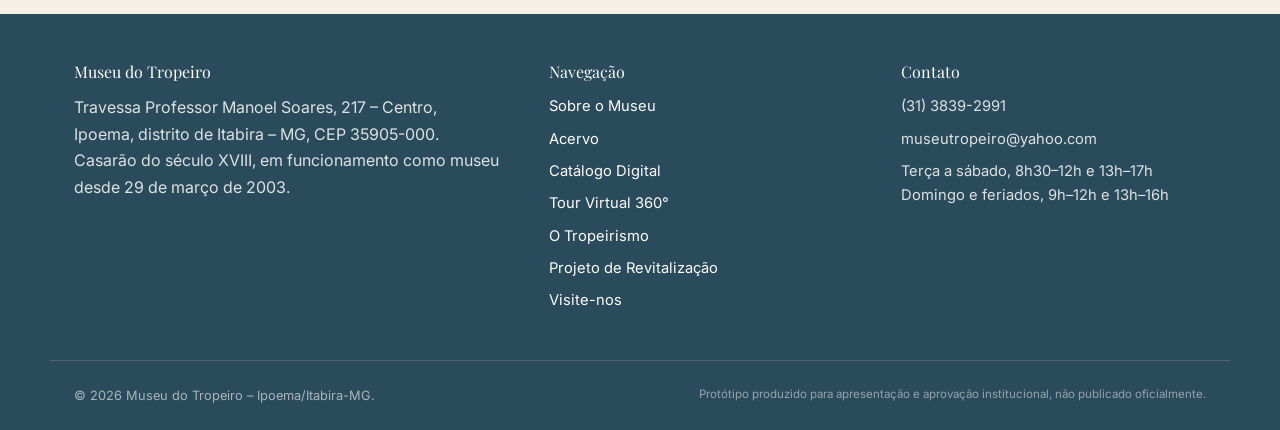
<file: visite.html>
<!DOCTYPE html>
<html lang="pt-BR">
<head>
<meta charset="UTF-8">
<meta name="viewport" content="width=device-width, initial-scale=1.0">
<title>Visite-nos | Museu do Tropeiro – Ipoema, Itabira-MG</title>
<meta name="description" content="Endereço, horário de funcionamento, telefone e como chegar ao Museu do Tropeiro, em Ipoema, Itabira-MG. Entrada gratuita.">
<link rel="canonical" href="https://www.museudotropeiro.org.br/visite.html">
<meta property="og:title" content="Visite o Museu do Tropeiro">
<meta property="og:description" content="Endereço, horários e como chegar ao Museu do Tropeiro em Ipoema, Itabira-MG.">
<meta property="og:type" content="website">
<link rel="preconnect" href="https://fonts.googleapis.com">
<link rel="preconnect" href="https://fonts.gstatic.com" crossorigin>
<link href="https://fonts.googleapis.com/css2?family=Playfair+Display:wght@400;700&family=Inter:wght@300;400;600;700&display=swap" rel="stylesheet">
<link rel="icon" href="assets/logo/favicon-32.png" type="image/png">
<link rel="apple-touch-icon" href="assets/logo/favicon.png">
<link rel="stylesheet" href="style.css">
</head>
<body>
<a class="skip-link" href="#conteudo-principal">Pular para o conteúdo principal</a>
<div class="faixa-aviso">Versão de apresentação: confirme horários e telefones junto à administração antes da publicação oficial.</div>

<header class="header">
  <div class="header__inner">
    <a href="index.html" class="brand">
      <img src="assets/logo/logo.png" alt="Logomarca do Museu do Tropeiro" class="brand__logo" width="64" height="64">
      <span>Museu do Tropeiro<small>Ipoema · Itabira – MG</small></span>
    </a>
    <button class="menu-toggle" aria-label="Abrir menu" aria-expanded="false" aria-controls="menu-principal">
      <svg viewBox="0 0 24 24" fill="none" stroke="currentColor" stroke-width="2" stroke-linecap="round" aria-hidden="true"><line x1="3" y1="6" x2="21" y2="6"/><line x1="3" y1="12" x2="21" y2="12"/><line x1="3" y1="18" x2="21" y2="18"/></svg>
    </button>
    <nav class="nav" id="menu-principal" aria-label="Menu principal">
      <a href="index.html">Início</a>
      <a href="sobre.html">Sobre o Museu</a>
      <a href="acervo.html">Acervo</a>
      <a href="catalogo.html">Catálogo</a>
      <a href="tour-virtual.html">Tour Virtual</a>
      <a href="tropeirismo.html">O Tropeirismo</a>
      <a href="projeto.html">Projeto de Revitalização</a>
      <a href="visite.html">Visite-nos</a>
    </nav>
  </div>
</header>
<div class="nav-overlay"></div>

<main id="conteudo-principal">

  <section class="hero hero--pagina" style="background-image:url('assets/images/hero-fachada.jpg');">
    <div class="hero__content">
      <span class="hero__eyebrow">Visite-nos</span>
      <h1>Planeje sua visita a Ipoema</h1>
      <p class="lead">Entrada gratuita, casarão histórico e a hospitalidade tropeira esperando por você.</p>
    </div>
  </section>

  <section class="secao-branca">
    <div class="container">
      <ul class="info-lista grid grid--2 reveal" style="list-style:none;">
        <li>
          <span class="icone" aria-hidden="true">📍</span>
          <div>
            <strong>Endereço</strong>
            <p style="margin:0;">Travessa Professor Manoel Soares, 217 – Centro<br>Ipoema, distrito de Itabira – MG<br>CEP 35905-000<br><small>Em frente à rodoviária de Ipoema</small></p>
          </div>
        </li>
        <li>
          <span class="icone" aria-hidden="true">🕘</span>
          <div>
            <strong>Horário de funcionamento</strong>
            <p style="margin:0;">Terça a sábado: 8h30–12h e 13h–17h<br>Domingos e feriados: 9h–12h e 13h–16h<br><small>Fechado às segundas-feiras</small></p>
          </div>
        </li>
        <li>
          <span class="icone" aria-hidden="true">☎️</span>
          <div>
            <strong>Telefone e e-mail</strong>
            <p style="margin:0;">(31) 3839-2991<br>museutropeiro@yahoo.com<br><small>Grupos devem ser agendados com antecedência</small></p>
          </div>
        </li>
        <li>
          <span class="icone" aria-hidden="true">🎟️</span>
          <div>
            <strong>Entrada</strong>
            <p style="margin:0;">Gratuita<br><small>Sala de exposição, sala de artesanato, multimeios e rancharia</small></p>
          </div>
        </li>
      </ul>
    </div>
  </section>

  <section class="secao-creme">
    <div class="container">
      <div class="secao-cabecalho reveal">
        <span class="eyebrow">Localização</span>
        <h2>Como chegar</h2>
        <p>Ipoema fica a cerca de 70 km de Belo Horizonte, distrito de Itabira, na Estrada Real. O museu fica no centro do povoado, em frente à rodoviária.</p>
      </div>
      <div class="reveal" style="border-radius:var(--raio); overflow:hidden; box-shadow:var(--sombra-media);">
        <iframe
          title="Mapa de localização do Museu do Tropeiro em Ipoema, Itabira-MG"
          src="https://maps.google.com/maps?q=Travessa%20Professor%20Manoel%20Soares%2C%20217%2C%20Ipoema%2C%20Itabira%20-%20MG%2C%2035905-000&output=embed"
          width="100%" height="420" style="border:0;" loading="lazy" referrerpolicy="no-referrer-when-downgrade">
        </iframe>
      </div>
    </div>
  </section>

  <section class="secao-branca visita-virtual" id="visita-virtual">
    <div class="container">
      <div class="secao-cabecalho reveal">
        <span class="eyebrow">Visita virtual</span>
        <h2>Conheça o museu pelo Street View</h2>
        <p>Ainda não pode ir a Ipoema? Dê um passeio virtual pela frente do casarão e pela rua do museu, direto do Google Street View. Arraste para girar a visão e clique para caminhar pela Estrada Real.</p>
      </div>
      <div class="aspecto-16-9 reveal">
        <iframe
          title="Street View da fachada do Museu do Tropeiro, em Ipoema"
          src="https://maps.google.com/maps?q=&layer=c&cbll=-19.621992,-43.434311&cbp=12,0,0,0,0&output=svembed"
          loading="lazy" referrerpolicy="no-referrer-when-downgrade" allowfullscreen>
        </iframe>
      </div>
      <p class="reveal" style="text-align:center; margin-top:var(--espaco-md);">
        <a class="btn btn--outline" href="https://www.google.com/maps/search/?api=1&query=Museu%20do%20Tropeiro%20Ipoema%20Itabira" target="_blank" rel="noopener">Ver fotos e tour interno no Google Maps →</a>
      </p>
      <p class="reveal" style="text-align:center; font-size:0.85rem; color:#8a7c6a;">Um tour interno em 360° (tipo o do Google Street View de ambientes) pode ser incorporado aqui assim que for produzido — é um dos módulos previstos para o museu virtual.</p>
    </div>
  </section>

  <section class="secao-creme">
    <div class="container">
      <div class="secao-cabecalho reveal">
        <span class="eyebrow">Região</span>
        <h2>Aproveite para conhecer Ipoema</h2>
        <p>Além do museu, o distrito reúne outros atrativos naturais e culturais que podem compor um roteiro de um dia inteiro na Estrada Real.</p>
      </div>
      <ul class="info-lista grid grid--2 reveal" style="list-style:none;">
        <li>
          <span class="icone" aria-hidden="true">⛰️</span>
          <div>
            <strong>Morro Redondo</strong>
            <p style="margin:0;">Mirante com o Santuário do Senhor do Bonfim, palco da Festa de Santa Cruz.</p>
          </div>
        </li>
        <li>
          <span class="icone" aria-hidden="true">💧</span>
          <div>
            <strong>Cachoeira Alta e Cachoeira do Patrocínio</strong>
            <p style="margin:0;">A Cachoeira Alta, com mais de 100 metros de queda livre, é uma das mais altas da região.</p>
          </div>
        </li>
        <li>
          <span class="icone" aria-hidden="true">🌳</span>
          <div>
            <strong>Parque Estadual Mata do Limoeiro</strong>
            <p style="margin:0;">Unidade de conservação com trilhas e diversidade de fauna e flora nativas.</p>
          </div>
        </li>
        <li>
          <span class="icone" aria-hidden="true">⛪</span>
          <div>
            <strong>Igreja de Nossa Senhora da Conceição</strong>
            <p style="margin:0;">Igreja histórica no centro do distrito, próxima ao museu.</p>
          </div>
        </li>
      </ul>
      <p class="text-center reveal" style="margin-top:1rem; font-size:0.8rem; color:#7a6c5a;">Fonte: Revista Caminhos Gerais, fotos de Elvira Nascimento e Roneijober Andrade (2021). Confirmar com a Prefeitura eventuais restrições de acesso antes de divulgar como roteiro oficial.</p>
    </div>
  </section>

  <section class="secao-branca">
    <div class="container grid grid--2" style="align-items:center;">
      <div class="reveal">
        <span class="card__tag">Cultura viva</span>
        <h2>Roda de Viola de lua cheia</h2>
        <p>De maio a outubro, nos sábados de lua cheia, o museu recebe a tradicional Roda de Viola, com apresentações dos grupos Lavadeiras de Ipoema, Estaladores de Chicote, Comitiva do Berrante, Sons da Tropa, Meninos Trovadores da Estrada Real e violeiros convidados.</p>
        <p>Confirme datas por telefone antes de planejar sua viagem, pois a programação segue o calendário lunar e pode variar.</p>
      </div>
      <figure class="foto-credito reveal">
        <img src="assets/images/evento-noturno.jpg" alt="Apresentação musical noturna em frente ao museu, com plateia sentada" loading="lazy">
        <figcaption>Foto: Roneijober Andrade / acervo do Museu do Tropeiro.</figcaption>
      </figure>
    </div>
  </section>

  <section class="secao-creme" id="contato">
    <div class="container grid grid--2">
      <div class="reveal">
        <h2>Fale com o museu</h2>
        <p>Dúvidas, agendamento de grupos ou solicitação de acesso ao acervo para pesquisa, escreva para nós.</p>
        <form id="form-contato" novalidate>
          <div class="form-grupo">
            <label for="nome">Nome completo</label>
            <input type="text" id="nome" name="nome" required>
          </div>
          <div class="form-grupo">
            <label for="email">E-mail</label>
            <input type="email" id="email" name="email" required>
          </div>
          <div class="form-grupo">
            <label for="mensagem">Mensagem</label>
            <textarea id="mensagem" name="mensagem" rows="4" required></textarea>
          </div>
          <button type="submit" class="btn btn--primario">Enviar mensagem</button>
          <p id="toast-contato" class="toast" role="status" aria-live="polite"></p>
        </form>
        <p style="font-size:0.8rem; color:#7a6c5a; margin-top:0.6rem;">Este formulário ainda não está conectado a um envio real de e-mail. É uma demonstração de funcionamento para a versão de apresentação do site.</p>
      </div>
      <div class="reveal">
        <h3>Acessibilidade</h3>
        <p>O museu está em fase de revitalização, incluindo a construção de uma nova rampa de acesso para tornar o percurso plenamente acessível. <a href="projeto.html">Saiba mais sobre o projeto →</a></p>
        <h3 class="mt-lg">Redes sociais</h3>
        <p>Perfis oficiais em fase de padronização. Em breve, os links serão adicionados aqui.</p>
      </div>
    </div>
  </section>

</main>

<footer class="rodape">
  <div class="container rodape-grid">
    <div>
      <h4>Museu do Tropeiro</h4>
      <p>Travessa Professor Manoel Soares, 217 – Centro, Ipoema, distrito de Itabira – MG, CEP 35905-000. Casarão do século XVIII, em funcionamento como museu desde 29 de março de 2003.</p>
    </div>
    <div>
      <h4>Navegação</h4>
      <ul>
        <li><a href="sobre.html">Sobre o Museu</a></li>
        <li><a href="acervo.html">Acervo</a></li>
        <li><a href="catalogo.html">Catálogo Digital</a></li>
        <li><a href="tour-virtual.html">Tour Virtual 360°</a></li>
        <li><a href="tropeirismo.html">O Tropeirismo</a></li>
        <li><a href="projeto.html">Projeto de Revitalização</a></li>
        <li><a href="visite.html">Visite-nos</a></li>
      </ul>
    </div>
    <div>
      <h4>Contato</h4>
      <ul>
        <li>(31) 3839-2991</li>
        <li>museutropeiro@yahoo.com</li>
        <li>Terça a sábado, 8h30–12h e 13h–17h<br>Domingo e feriados, 9h–12h e 13h–16h</li>
      </ul>
    </div>
  </div>
  <div class="container rodape-base">
    <span>© 2026 Museu do Tropeiro – Ipoema/Itabira-MG.</span>
    <span class="selo-nota">Protótipo produzido para apresentação e aprovação institucional, não publicado oficialmente.</span>
  </div>
</footer>
<script src="script.js" defer></script>
<script src="curador.js" defer></script>
</body>
</html>
</file>
<file: style.css>
/* =========================================================
   MUSEU DO TROPEIRO (Ipoema / Itabira - MG)
   Design system e estilos globais
   ========================================================= */

:root {
  /* Paleta */
  --cor-couro: #8B6B4A;
  --cor-cafe: #4A3525;
  --cor-terracota: #C46A4D;
  --cor-dourado: #D4A84B;
  --cor-creme: #F5F0E6;
  --cor-petroleo: #2A4B5C;
  --cor-musgo: #5A6B4A;
  --cor-offblack: #2B241D;
  --cor-branco: #FEFCF9;

  /* Tipografia */
  --fonte-titulo: "Playfair Display", Georgia, serif;
  --fonte-corpo: "Inter", -apple-system, sans-serif;

  /* Espaçamento */
  --espaco-xs: 0.5rem;
  --espaco-sm: 1rem;
  --espaco-md: 1.5rem;
  --espaco-lg: 3rem;
  --espaco-xl: 5rem;

  /* Elevação */
  --sombra-suave: 0 4px 16px rgba(43, 36, 29, 0.08);
  --sombra-media: 0 8px 28px rgba(43, 36, 29, 0.14);
  --raio: 6px;

  --largura-max: 1180px;
}

/* ---------- Reset ---------- */
*, *::before, *::after { box-sizing: border-box; }
html { scroll-behavior: smooth; }
@media (prefers-reduced-motion: reduce) {
  html { scroll-behavior: auto; }
  *, *::before, *::after { animation-duration: 0.01ms !important; animation-iteration-count: 1 !important; transition-duration: 0.01ms !important; }
}

body {
  margin: 0;
  font-family: var(--fonte-corpo);
  font-weight: 400;
  font-size: 16px;
  line-height: 1.65;
  color: var(--cor-offblack);
  background: var(--cor-creme);
  -webkit-font-smoothing: antialiased;
}

h1, h2, h3, h4 {
  font-family: var(--fonte-titulo);
  color: var(--cor-cafe);
  line-height: 1.2;
  margin: 0 0 var(--espaco-sm);
  font-weight: 700;
}
h1 { font-size: clamp(2.2rem, 4vw, 3rem); }
h2 { font-size: clamp(1.7rem, 3vw, 2.3rem); }
h3 { font-size: 1.4rem; }
h4 { font-size: 1.15rem; font-weight: 400; font-style: italic; }

p { margin: 0 0 var(--espaco-sm); }
a { color: var(--cor-terracota); text-decoration: none; transition: color 0.2s ease; }
a:hover { color: var(--cor-cafe); text-decoration: underline; }
img { max-width: 100%; display: block; border-radius: var(--raio); }
ul { padding-left: 1.2rem; }
.container { max-width: var(--largura-max); margin: 0 auto; padding: 0 var(--espaco-md); }

/* ---------- Foco / acessibilidade ---------- */
a:focus-visible, button:focus-visible, input:focus-visible, textarea:focus-visible, [tabindex]:focus-visible {
  outline: 3px solid var(--cor-dourado);
  outline-offset: 2px;
}

.skip-link {
  position: absolute;
  left: -999px;
  top: 0;
  background: var(--cor-cafe);
  color: var(--cor-branco);
  padding: 0.75rem 1.25rem;
  z-index: 1000;
  border-radius: 0 0 var(--raio) 0;
}
.skip-link:focus {
  left: 0;
}

.sr-only {
  position: absolute;
  width: 1px; height: 1px;
  overflow: hidden;
  clip: rect(0 0 0 0);
  white-space: nowrap;
}

/* ---------- Header ---------- */
.header {
  position: sticky;
  top: 0;
  z-index: 500;
  background: rgba(245, 240, 230, 0.85);
  backdrop-filter: blur(8px);
  border-bottom: 1px solid rgba(139, 107, 74, 0.2);
  transition: background 0.3s ease, box-shadow 0.3s ease;
}
.header.scrolled {
  background: var(--cor-creme);
  box-shadow: var(--sombra-suave);
}
.header__inner {
  display: flex;
  align-items: center;
  justify-content: space-between;
  padding: 0.9rem var(--espaco-md);
  max-width: var(--largura-max);
  margin: 0 auto;
}
.brand {
  display: flex;
  align-items: center;
  gap: 0.6rem;
  font-family: var(--fonte-titulo);
  font-weight: 700;
  font-size: 1.15rem;
  color: var(--cor-cafe);
}
.brand__badge {
  width: 38px; height: 38px;
  border-radius: 50%;
  background: var(--cor-terracota);
  color: var(--cor-branco);
  display: flex; align-items: center; justify-content: center;
  font-family: var(--fonte-titulo);
  font-weight: 700;
  flex-shrink: 0;
}
.brand__logo {
  width: 64px;
  height: 64px;
  flex-shrink: 0;
}
@media (max-width: 480px) {
  .brand__logo { width: 52px; height: 52px; }
}
.rodape__logo {
  width: 46px;
  height: 46px;
  flex-shrink: 0;
}
.brand small { display: block; font-family: var(--fonte-corpo); font-weight: 300; font-size: 0.68rem; color: var(--cor-couro); }

.nav {
  display: flex;
  flex-wrap: wrap;
  justify-content: flex-end;
  gap: 0.5rem 1.05rem;
  align-items: center;
}
.nav a {
  color: var(--cor-cafe);
  font-weight: 600;
  font-size: 0.92rem;
  padding: 0.4rem 0.1rem;
  border-bottom: 2px solid transparent;
  text-decoration: none;
}
.nav a:hover, .nav a.active {
  color: var(--cor-terracota);
  border-bottom-color: var(--cor-terracota);
}

.menu-toggle {
  display: none;
  background: none;
  border: none;
  cursor: pointer;
  padding: 0.5rem;
  color: var(--cor-cafe);
}
.menu-toggle svg { width: 26px; height: 26px; }

@media (max-width: 860px) {
  .menu-toggle { display: block; }
  .nav {
    position: fixed;
    top: 0; left: 0;
    height: 100vh;
    width: min(78vw, 320px);
    background: var(--cor-branco);
    flex-direction: column;
    align-items: flex-start;
    padding: 5.5rem var(--espaco-md) var(--espaco-md);
    gap: var(--espaco-md);
    transform: translateX(-100%);
    transition: transform 0.3s ease-in-out;
    box-shadow: var(--sombra-media);
  }
  .nav.open { transform: translateX(0); }
  .nav a { font-size: 1.05rem; width: 100%; }
  .nav-overlay {
    display: none;
    position: fixed; inset: 0;
    background: rgba(43,36,29,0.45);
    z-index: 490;
  }
  .nav-overlay.open { display: block; }
}

/* ---------- Hero ---------- */
.hero {
  position: relative;
  min-height: 78vh;
  display: flex;
  align-items: center;
  color: var(--cor-branco);
  overflow: hidden;
  background: linear-gradient(180deg, rgba(43,36,29,0.58), rgba(43,36,29,0.82)), var(--cor-cafe);
  background-size: cover;
  background-position: center;
}
.hero::after {
  content: "";
  position: absolute; inset: 0;
  background: linear-gradient(0deg, rgba(43,36,29,0.92) 0%, rgba(43,36,29,0.45) 60%, rgba(43,36,29,0.25) 100%);
  pointer-events: none;
}
.hero__content {
  position: relative;
  z-index: 2;
  max-width: 720px;
  margin: 0 auto;
  text-align: center;
  padding: 0 var(--espaco-md);
}
.hero__eyebrow {
  text-transform: uppercase;
  letter-spacing: 0.14em;
  font-size: 0.8rem;
  font-weight: 600;
  color: var(--cor-dourado);
  margin-bottom: var(--espaco-sm);
}
.hero h1 { color: var(--cor-branco); }
.hero p.lead { font-size: 1.15rem; color: rgba(254,252,249,0.92); max-width: 560px; margin: var(--espaco-sm) auto var(--espaco-md); }

.hero--pagina {
  min-height: 46vh;
}

/* ---------- Botões ---------- */
.btn {
  display: inline-flex;
  align-items: center;
  gap: 0.5rem;
  padding: 0.85rem 1.6rem;
  border-radius: 999px;
  font-weight: 600;
  font-size: 0.95rem;
  border: 2px solid transparent;
  cursor: pointer;
  text-decoration: none;
  transition: transform 0.15s ease, box-shadow 0.2s ease, background 0.2s ease;
}
.btn:active { transform: scale(0.98); }
.btn--primario {
  background: var(--cor-terracota);
  color: var(--cor-branco);
}
.btn--primario:hover { background: var(--cor-dourado); color: var(--cor-cafe); text-decoration: none; }
.btn--fantasma {
  background: transparent;
  border-color: rgba(254,252,249,0.7);
  color: var(--cor-branco);
}
.btn--fantasma:hover { background: rgba(254,252,249,0.15); text-decoration: none; color: var(--cor-branco); }
.btn--outline {
  background: transparent;
  border-color: var(--cor-terracota);
  color: var(--cor-terracota);
}
.btn--outline:hover { background: var(--cor-terracota); color: var(--cor-branco); text-decoration: none; }

/* ---------- Seções ---------- */
section { padding: var(--espaco-xl) 0; }
.secao-creme { background: var(--cor-creme); }
.secao-branca { background: var(--cor-branco); }
.secao-escura {
  background: var(--cor-cafe);
  color: rgba(254,252,249,0.92);
}
.secao-escura h2, .secao-escura h3 { color: var(--cor-branco); }
.secao-escura a { color: var(--cor-dourado); }

.secao-cabecalho {
  max-width: 680px;
  margin: 0 auto var(--espaco-lg);
  text-align: center;
}
.secao-cabecalho .eyebrow {
  text-transform: uppercase;
  letter-spacing: 0.12em;
  font-size: 0.78rem;
  font-weight: 700;
  color: var(--cor-terracota);
  margin-bottom: 0.4rem;
  display: block;
}

/* ---------- Grid / Cards ---------- */
.grid {
  display: grid;
  gap: var(--espaco-md);
}
.grid--3 { grid-template-columns: repeat(3, 1fr); }
.grid--2 { grid-template-columns: repeat(2, 1fr); }
@media (max-width: 900px) {
  .grid--3, .grid--2 { grid-template-columns: 1fr; }
}

.card {
  background: var(--cor-branco);
  border-radius: var(--raio);
  overflow: hidden;
  box-shadow: var(--sombra-suave);
  transition: transform 0.3s ease, box-shadow 0.3s ease;
  display: flex;
  flex-direction: column;
}
.card:hover { transform: translateY(-4px); box-shadow: var(--sombra-media); }
.card__img { aspect-ratio: 4/3; object-fit: cover; width: 100%; border-radius: 0; }
.card__body { padding: var(--espaco-md); flex: 1; display: flex; flex-direction: column; }
.card__body h3 { margin-bottom: 0.4rem; }
.card__body p { color: #5c5044; flex: 1; }
.card__tag {
  display: inline-block;
  font-size: 0.72rem;
  font-weight: 700;
  text-transform: uppercase;
  letter-spacing: 0.06em;
  color: var(--cor-musgo);
  background: rgba(90,107,74,0.12);
  padding: 0.25rem 0.6rem;
  border-radius: 999px;
  margin-bottom: 0.6rem;
  width: fit-content;
}

figure.foto-credito { margin: 0; }
figure.foto-credito figcaption {
  font-size: 0.78rem;
  color: #7a6c5a;
  margin-top: 0.4rem;
  font-style: italic;
}

/* ---------- Timeline ---------- */
.linha-tempo {
  position: relative;
  margin-left: 1rem;
  padding-left: var(--espaco-md);
  border-left: 3px solid var(--cor-couro);
}
.marco {
  position: relative;
  padding-bottom: var(--espaco-lg);
}
.marco:last-child { padding-bottom: 0; }
.marco::before {
  content: "";
  position: absolute;
  left: calc(-1 * var(--espaco-md) - 9px);
  top: 4px;
  width: 16px; height: 16px;
  border-radius: 50%;
  background: var(--cor-dourado);
  border: 3px solid var(--cor-branco);
  box-shadow: 0 0 0 2px var(--cor-couro);
}
.marco__ano {
  font-family: var(--fonte-titulo);
  font-weight: 700;
  font-size: 1.6rem;
  color: var(--cor-terracota);
}

/* ---------- Fatos rápidos / stats ---------- */
.fatos {
  display: grid;
  grid-template-columns: repeat(auto-fit, minmax(150px, 1fr));
  gap: var(--espaco-md);
  text-align: center;
}
.fato__numero {
  font-family: var(--fonte-titulo);
  font-size: 2.4rem;
  font-weight: 700;
  color: var(--cor-dourado);
}
.fato__legenda { font-size: 0.85rem; color: rgba(254,252,249,0.8); }

/* ---------- Info / tabela de visita ---------- */
.info-lista {
  list-style: none;
  padding: 0;
  margin: 0;
  display: grid;
  gap: var(--espaco-sm);
}
.info-lista li {
  display: flex;
  gap: 0.9rem;
  align-items: flex-start;
  padding: var(--espaco-sm);
  background: var(--cor-branco);
  border-radius: var(--raio);
  box-shadow: var(--sombra-suave);
}
.info-lista .icone {
  flex-shrink: 0;
  width: 40px; height: 40px;
  border-radius: 50%;
  background: rgba(196,106,77,0.12);
  color: var(--cor-terracota);
  display: flex; align-items: center; justify-content: center;
  font-weight: 700;
}

/* ---------- Formulário ---------- */
.form-grupo { margin-bottom: var(--espaco-sm); }
.form-grupo label { display: block; font-weight: 600; margin-bottom: 0.3rem; font-size: 0.92rem; color: var(--cor-cafe); }
.form-grupo input, .form-grupo textarea {
  width: 100%;
  padding: 0.75rem 0.9rem;
  border: 1.5px solid rgba(139,107,74,0.35);
  border-radius: var(--raio);
  font-family: var(--fonte-corpo);
  font-size: 0.95rem;
  background: var(--cor-branco);
  color: var(--cor-offblack);
}
.form-grupo input:invalid:not(:placeholder-shown) { border-color: var(--cor-terracota); }
.toast {
  display: none;
  background: var(--cor-musgo);
  color: var(--cor-branco);
  padding: 0.8rem 1rem;
  border-radius: var(--raio);
  margin-top: var(--espaco-sm);
}
.toast.show { display: block; }

/* ---------- Rodapé ---------- */
.rodape {
  background: var(--cor-petroleo);
  color: rgba(254,252,249,0.85);
  padding: var(--espaco-lg) 0 var(--espaco-md);
}
.rodape a { color: var(--cor-branco); }
.rodape h4 { color: var(--cor-branco); font-style: normal; font-size: 1rem; margin-bottom: 0.8rem; }
.rodape-grid {
  display: grid;
  grid-template-columns: 1.4fr 1fr 1fr;
  gap: var(--espaco-lg);
}
@media (max-width: 760px) {
  .rodape-grid { grid-template-columns: 1fr; gap: var(--espaco-md); }
}
.rodape ul { list-style: none; padding: 0; margin: 0; display: grid; gap: 0.5rem; font-size: 0.92rem; }
.rodape-base {
  border-top: 1px solid rgba(254,252,249,0.15);
  margin-top: var(--espaco-lg);
  padding-top: var(--espaco-md);
  font-size: 0.8rem;
  color: rgba(254,252,249,0.6);
  display: flex;
  justify-content: space-between;
  flex-wrap: wrap;
  gap: 0.5rem;
}
.selo-nota {
  font-size: 0.72rem;
  color: rgba(254,252,249,0.5);
}

/* ---------- Aviso de conteúdo em validação ---------- */
.faixa-aviso {
  background: var(--cor-dourado);
  color: var(--cor-cafe);
  text-align: center;
  font-size: 0.85rem;
  font-weight: 600;
  padding: 0.55rem var(--espaco-sm);
}

/* ---------- Reveal on scroll ---------- */
.reveal {
  opacity: 0;
  transform: translateY(20px);
  transition: opacity 0.6s ease-out, transform 0.6s ease-out;
}
.reveal.is-visible {
  opacity: 1;
  transform: translateY(0);
}
@media (prefers-reduced-motion: reduce) {
  .reveal { opacity: 1; transform: none; transition: none; }
}

/* ---------- Utilidades ---------- */
.mt-lg { margin-top: var(--espaco-lg); }
.text-center { text-align: center; }
.divisor {
  width: 60px; height: 3px;
  background: var(--cor-dourado);
  margin: var(--espaco-sm) auto;
  border-radius: 3px;
}
.divisor--esq { margin-left: 0; }

.galeria {
  display: grid;
  grid-template-columns: repeat(3, 1fr);
  gap: var(--espaco-sm);
}
@media (max-width: 760px) {
  .galeria { grid-template-columns: repeat(2, 1fr); }
}

.citacao {
  font-family: var(--fonte-titulo);
  font-style: italic;
  font-size: 1.3rem;
  color: var(--cor-cafe);
  border-left: 4px solid var(--cor-dourado);
  padding-left: var(--espaco-md);
  max-width: 640px;
  margin: var(--espaco-lg) auto;
}

/* Fichas de catalogação do acervo (catálogo expandido) */
.card-abrir {
  all: unset;
  cursor: pointer;
  display: flex;
  flex-direction: column;
  background: var(--cor-branco);
  border-radius: var(--raio);
  overflow: hidden;
  box-shadow: var(--sombra-suave);
  transition: transform 0.25s ease, box-shadow 0.25s ease;
  height: 100%;
}
.card-abrir:hover, .card-abrir:focus-visible { transform: translateY(-4px); box-shadow: var(--sombra-media); }
.card-abrir:focus-visible { outline: 3px solid var(--cor-dourado); outline-offset: 2px; }
.card-abrir .card__corpo-clique { padding: var(--espaco-md); flex: 1; display: flex; flex-direction: column; text-align: left; }
.card-abrir .card__corpo-clique h3 { margin-bottom: 0.4rem; }
.card-abrir .card__corpo-clique p { color: #5c5044; flex: 1; }
.card__ver-mais {
  margin-top: 0.8rem;
  font-size: 0.78rem;
  font-weight: 700;
  color: var(--cor-terracota);
  text-transform: uppercase;
  letter-spacing: 0.03em;
}

.ficha-dialog {
  border: none;
  border-radius: var(--raio);
  padding: 0;
  max-width: 780px;
  width: 92vw;
  max-height: 88vh;
  box-shadow: var(--sombra-media);
  color: var(--cor-offblack);
}
.ficha-dialog::backdrop { background: rgba(43,36,29,0.72); }
.ficha-dialog__topo { position: relative; }
.ficha-dialog__topo img { width: 100%; aspect-ratio: 16/9; object-fit: cover; border-radius: 0; }
.ficha-dialog__fechar {
  position: absolute;
  top: 0.8rem;
  right: 0.8rem;
  width: 2.4rem;
  height: 2.4rem;
  border-radius: 50%;
  border: none;
  background: rgba(43,36,29,0.75);
  color: var(--cor-branco);
  font-size: 1.3rem;
  line-height: 1;
  cursor: pointer;
}
.ficha-dialog__fechar:hover { background: var(--cor-terracota); }
.ficha-dialog__credito {
  font-size: 0.72rem;
  color: rgba(254,252,249,0.9);
  background: rgba(43,36,29,0.6);
  padding: 0.25rem 0.6rem;
  position: absolute;
  left: 0;
  bottom: 0;
  border-radius: 0 var(--raio) 0 0;
}
.ficha-dialog__miolo { padding: var(--espaco-md) var(--espaco-lg) var(--espaco-lg); overflow-y: auto; }
.ficha-dialog__miolo .card__tag { margin-bottom: 0.5rem; }
.ficha-dialog__miolo h2 { margin-bottom: 0.9rem; }
.ficha-campos {
  display: grid;
  grid-template-columns: repeat(2, 1fr);
  gap: 0.9rem 1.4rem;
  margin: 1.3rem 0;
  padding: 1.1rem;
  background: var(--cor-creme);
  border-radius: var(--raio);
  border: 1px solid rgba(139,107,74,0.18);
}
.ficha-campo dt {
  font-size: 0.7rem;
  text-transform: uppercase;
  letter-spacing: 0.04em;
  color: var(--cor-couro);
  font-weight: 700;
  margin-bottom: 0.15rem;
}
.ficha-campo dd { margin: 0; font-size: 0.92rem; }
.ficha-campo dd.vazio { color: #a89a86; font-style: italic; }
.ficha-dialog__miolo .nota-curadoria {
  font-size: 0.78rem;
  color: #7a6c5a;
  border-top: 1px dashed rgba(139,107,74,0.3);
  padding-top: 0.8rem;
  margin-top: 1.2rem;
}
@media (max-width: 560px) {
  .ficha-campos { grid-template-columns: 1fr; }
}

/* Selo "em desenvolvimento" para funcionalidades futuras */
.selo-em-desenvolvimento {
  display: inline-block;
  font-size: 0.68rem;
  font-weight: 700;
  text-transform: uppercase;
  letter-spacing: 0.04em;
  background: var(--cor-dourado);
  color: var(--cor-cafe);
  padding: 0.2rem 0.55rem;
  border-radius: 3px;
  margin-bottom: 0.6rem;
}
.card--futuro { opacity: 0.92; border: 1px dashed rgba(139,107,74,0.35); }

/* =========================================================
   CATÁLOGO DIGITAL INTERATIVO (peça a peça) — catalogo.html
   ========================================================= */
.cat-filtros { display: flex; flex-wrap: wrap; gap: 0.5rem; justify-content: center; margin-bottom: var(--espaco-lg); }
.cat-filtro {
  font-family: var(--fonte-corpo); font-size: 0.85rem; font-weight: 600; color: var(--cor-cafe);
  background: var(--cor-branco); border: 1.5px solid rgba(139,107,74,0.3); border-radius: 999px;
  padding: 0.45rem 0.95rem; cursor: pointer;
  transition: background 0.2s ease, color 0.2s ease, border-color 0.2s ease;
}
.cat-filtro:hover { border-color: var(--cor-terracota); color: var(--cor-terracota); }
.cat-filtro.ativo { background: var(--cor-terracota); color: var(--cor-branco); border-color: var(--cor-terracota); }
.cat-filtro span { opacity: 0.7; font-weight: 400; }
.cat-busca {
  display: block; margin: 0 auto var(--espaco-md); max-width: 380px; width: 100%;
  padding: 0.7rem 1.1rem; border-radius: 999px; border: 1.5px solid rgba(139,107,74,0.35);
  font-family: var(--fonte-corpo); font-size: 0.95rem; background: var(--cor-branco);
}
.cat-grid { display: grid; grid-template-columns: repeat(auto-fill, minmax(150px, 1fr)); gap: var(--espaco-sm); }
.cat-peca {
  background: var(--cor-branco); border-radius: var(--raio); overflow: hidden; box-shadow: var(--sombra-suave);
  cursor: pointer; border: none; padding: 0; text-align: left; font-family: inherit;
  transition: transform 0.25s ease, box-shadow 0.25s ease; display: flex; flex-direction: column;
}
.cat-peca:hover { transform: translateY(-4px); box-shadow: var(--sombra-media); }
.cat-peca__img { aspect-ratio: 1/1; width: 100%; object-fit: contain; background: #efe9dd; border-radius: 0; padding: 0.4rem; }
.cat-peca__info { padding: 0.6rem 0.7rem 0.75rem; }
.cat-peca__nome { font-weight: 700; font-size: 0.9rem; color: var(--cor-cafe); }
.cat-peca__reg { font-size: 0.72rem; color: #8a7c6a; letter-spacing: 0.03em; }
.cat-vazio { text-align: center; color: #8a7c6a; padding: var(--espaco-lg) 0; grid-column: 1 / -1; }

/* Modal do catálogo interativo (classe .catmodal p/ não colidir com .ficha-dialog) */
.catmodal {
  position: fixed; inset: 0; background: rgba(43,36,29,0.7); backdrop-filter: blur(3px);
  display: none; align-items: center; justify-content: center; z-index: 1000; padding: var(--espaco-md);
}
.catmodal.aberto { display: flex; }
.catmodal__caixa {
  background: var(--cor-branco); border-radius: var(--raio); max-width: 760px; width: 100%;
  max-height: 88vh; overflow-y: auto; box-shadow: var(--sombra-media); position: relative;
}
.catmodal__grade { display: grid; grid-template-columns: 300px 1fr; }
@media (max-width: 640px) { .catmodal__grade { grid-template-columns: 1fr; } }
.catmodal__foto { background: #efe9dd; display: flex; align-items: center; justify-content: center; padding: var(--espaco-md); min-height: 260px; }
.catmodal__foto img { width: 100%; object-fit: contain; max-height: 320px; }
.catmodal__corpo { padding: var(--espaco-lg) var(--espaco-md); }
.catmodal__corpo h3 { font-size: 1.6rem; margin-bottom: 0.2rem; }
.catmodal__topicos { list-style: none; padding: 0; margin: var(--espaco-sm) 0 0; display: grid; gap: 0.6rem; }
.catmodal__topicos li { font-size: 0.9rem; color: #5c5044; padding-left: 1.1rem; position: relative; }
.catmodal__topicos li::before { content: "\2022"; color: var(--cor-terracota); position: absolute; left: 0; font-weight: 700; }
.catmodal__fechar {
  position: absolute; top: 0.6rem; right: 0.6rem; width: 38px; height: 38px; border-radius: 50%;
  border: none; background: rgba(43,36,29,0.55); color: #fff; font-size: 1.3rem; cursor: pointer;
  z-index: 2; display: flex; align-items: center; justify-content: center;
}
.catmodal__fechar:hover { background: var(--cor-terracota); }

/* =========================================================
   VISITA VIRTUAL (mapa + street view)
   ========================================================= */
.visita-virtual iframe { width: 100%; border: 0; border-radius: var(--raio); box-shadow: var(--sombra-suave); display: block; }
.aspecto-16-9 { position: relative; padding-bottom: 56.25%; height: 0; overflow: hidden; border-radius: var(--raio); }
.aspecto-16-9 iframe { position: absolute; inset: 0; width: 100%; height: 100%; }

/* =========================================================
   CURADOR DIGITAL (assistente)
   ========================================================= */
.curador-botao {
  position: fixed; bottom: 1.2rem; right: 1.2rem; z-index: 900; display: flex; align-items: center; gap: 0.55rem;
  background: var(--cor-terracota); color: var(--cor-branco); border: none; border-radius: 999px;
  padding: 0.7rem 1.15rem 0.7rem 0.7rem; font-family: var(--fonte-corpo); font-weight: 600; font-size: 0.9rem;
  cursor: pointer; box-shadow: var(--sombra-media); transition: transform 0.15s ease, background 0.2s ease;
}
.curador-botao:hover { background: var(--cor-cafe); transform: translateY(-2px); }
.curador-botao__avatar {
  width: 34px; height: 34px; border-radius: 50%; background: var(--cor-dourado); color: var(--cor-cafe);
  display: flex; align-items: center; justify-content: center; font-size: 1.1rem; flex-shrink: 0;
}
.curador-painel {
  position: fixed; bottom: 1.2rem; right: 1.2rem; z-index: 950; width: min(94vw, 380px); height: min(72vh, 560px);
  background: var(--cor-branco); border-radius: 14px; box-shadow: var(--sombra-media); display: none; flex-direction: column; overflow: hidden;
}
.curador-painel.aberto { display: flex; }
.curador-topo { background: var(--cor-cafe); color: var(--cor-branco); padding: 0.85rem var(--espaco-sm); display: flex; align-items: center; gap: 0.6rem; }
.curador-topo__avatar {
  width: 40px; height: 40px; border-radius: 50%; background: var(--cor-dourado); color: var(--cor-cafe);
  display: flex; align-items: center; justify-content: center; font-size: 1.3rem; flex-shrink: 0;
}
.curador-topo h4 { color: var(--cor-branco); margin: 0; font-style: normal; font-size: 1rem; }
.curador-topo p { margin: 0; font-size: 0.72rem; color: rgba(254,252,249,0.75); }
.curador-topo .curador-fechar { margin-left: auto; background: none; border: none; color: var(--cor-branco); font-size: 1.4rem; cursor: pointer; line-height: 1; }
.curador-msgs { flex: 1; overflow-y: auto; padding: var(--espaco-sm); display: flex; flex-direction: column; gap: 0.6rem; background: var(--cor-creme); }
.cmsg { max-width: 85%; padding: 0.6rem 0.85rem; border-radius: 14px; font-size: 0.9rem; line-height: 1.5; }
.cmsg--bot { background: var(--cor-branco); color: var(--cor-offblack); align-self: flex-start; border-bottom-left-radius: 4px; box-shadow: var(--sombra-suave); }
.cmsg--user { background: var(--cor-terracota); color: var(--cor-branco); align-self: flex-end; border-bottom-right-radius: 4px; }
.curador-sugestoes { display: flex; flex-wrap: wrap; gap: 0.4rem; padding: 0 var(--espaco-sm) 0.5rem; background: var(--cor-creme); }
.curador-sugestao {
  font-size: 0.78rem; background: rgba(196,106,77,0.12); color: var(--cor-terracota);
  border: 1px solid rgba(196,106,77,0.3); border-radius: 999px; padding: 0.3rem 0.7rem; cursor: pointer;
}
.curador-sugestao:hover { background: var(--cor-terracota); color: var(--cor-branco); }
.curador-form { display: flex; gap: 0.4rem; padding: var(--espaco-sm); border-top: 1px solid rgba(139,107,74,0.18); background: var(--cor-branco); }
.curador-form input { flex: 1; padding: 0.6rem 0.9rem; border-radius: 999px; border: 1.5px solid rgba(139,107,74,0.3); font-family: var(--fonte-corpo); font-size: 0.9rem; }
.curador-form button { border: none; background: var(--cor-terracota); color: #fff; border-radius: 50%; width: 40px; height: 40px; cursor: pointer; flex-shrink: 0; font-size: 1.1rem; }
.curador-form button:hover { background: var(--cor-cafe); }
</file>
